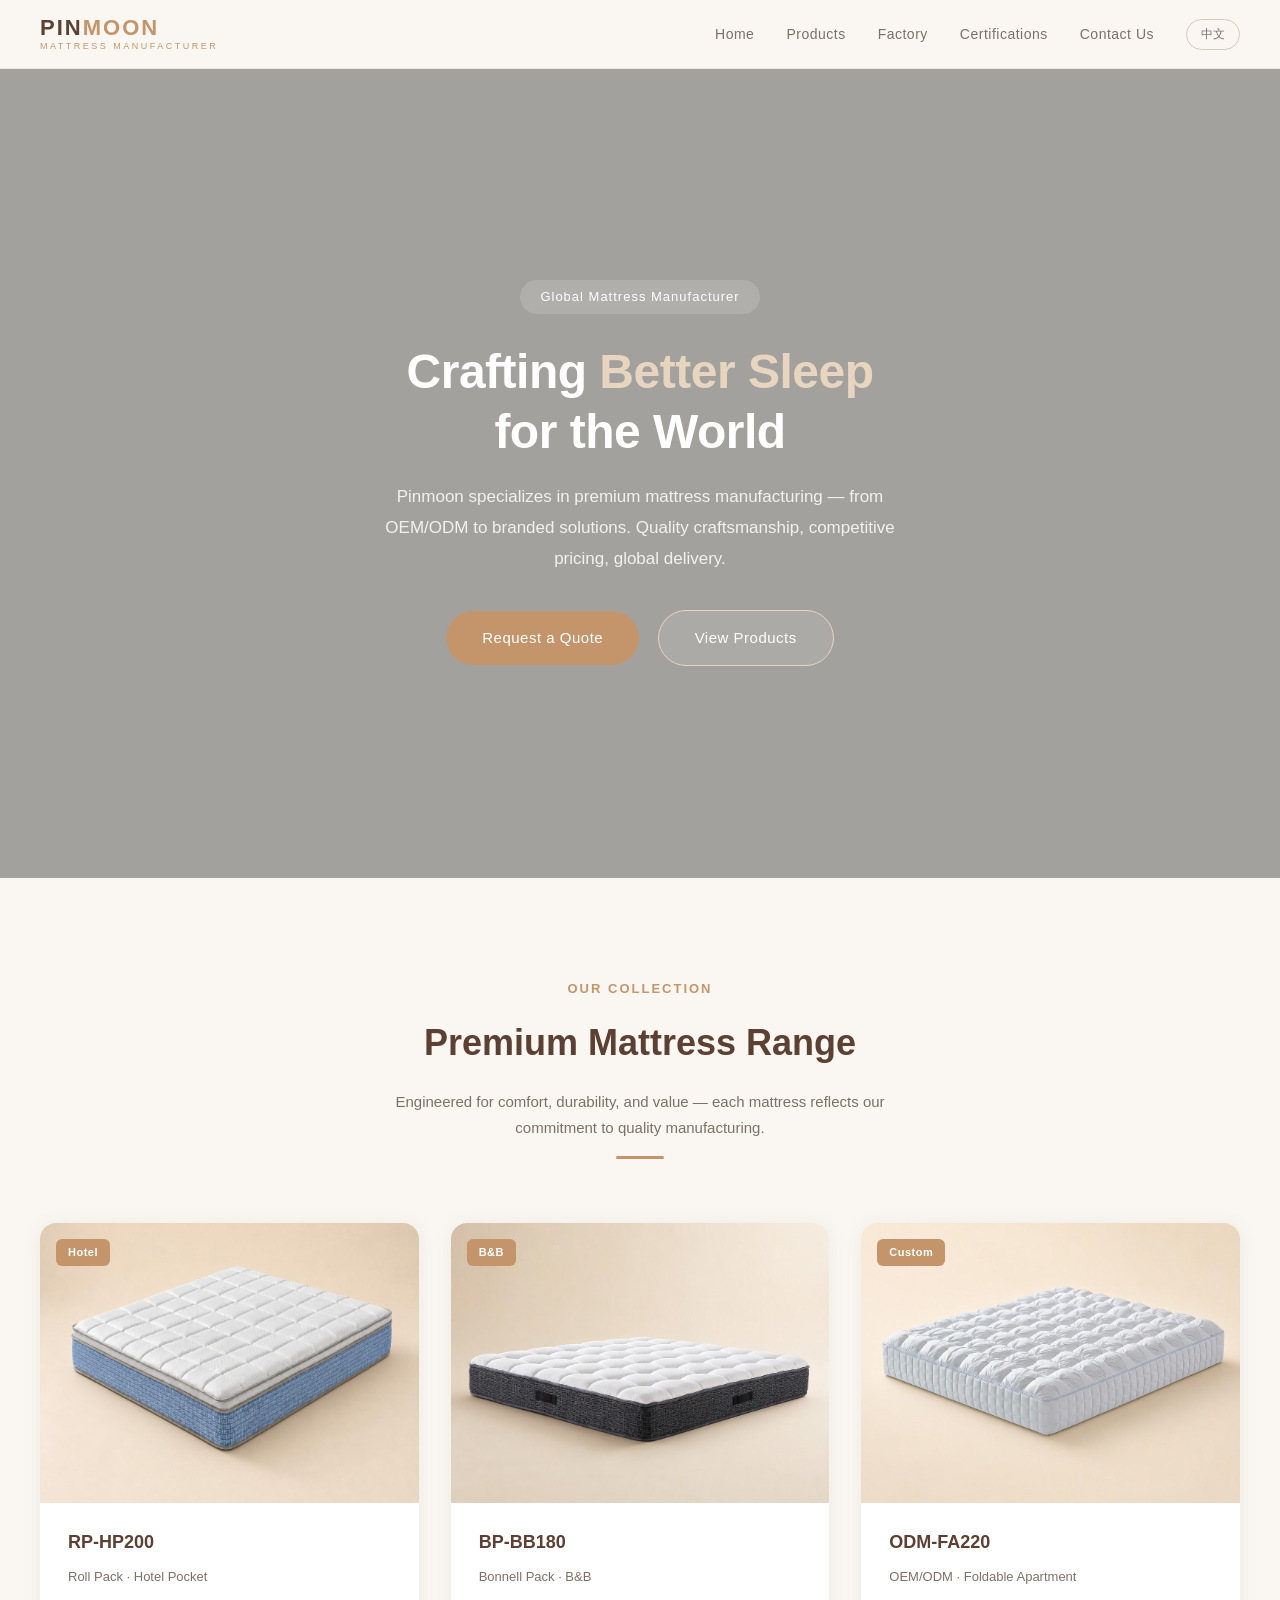
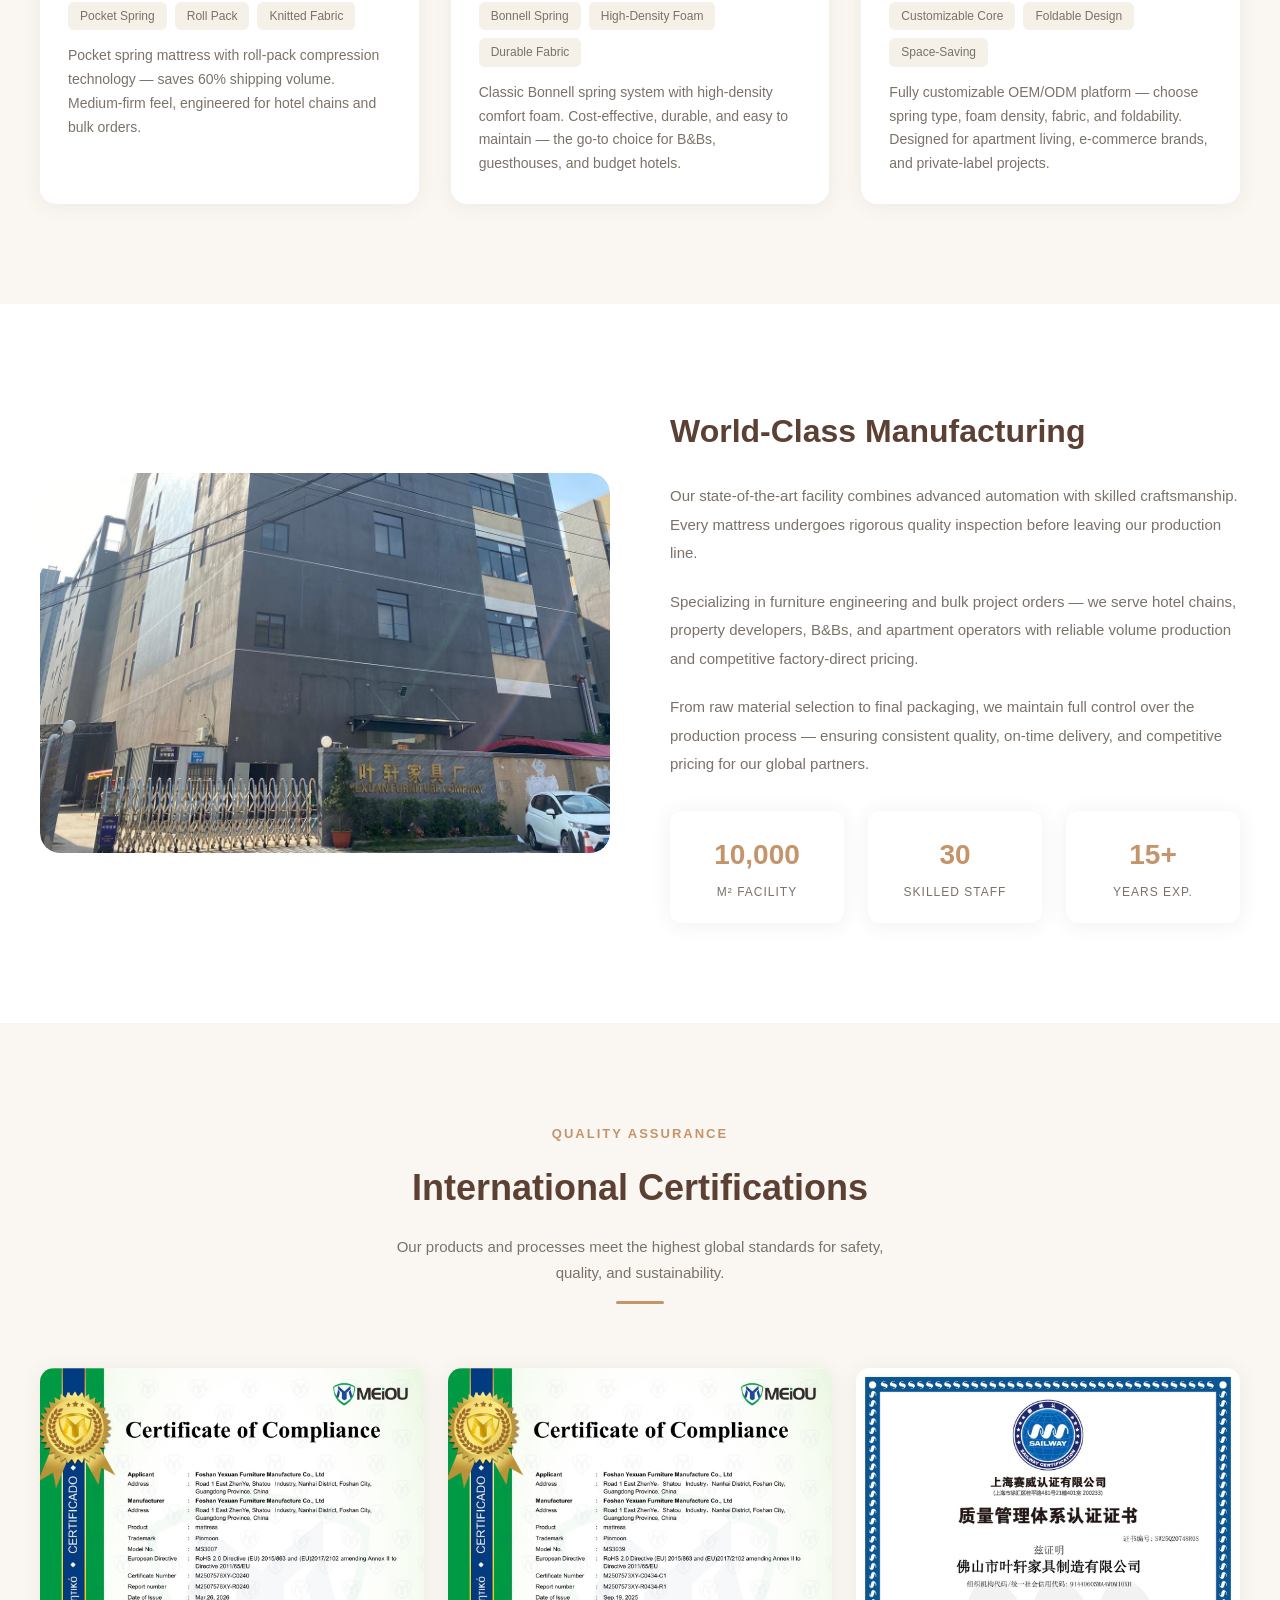
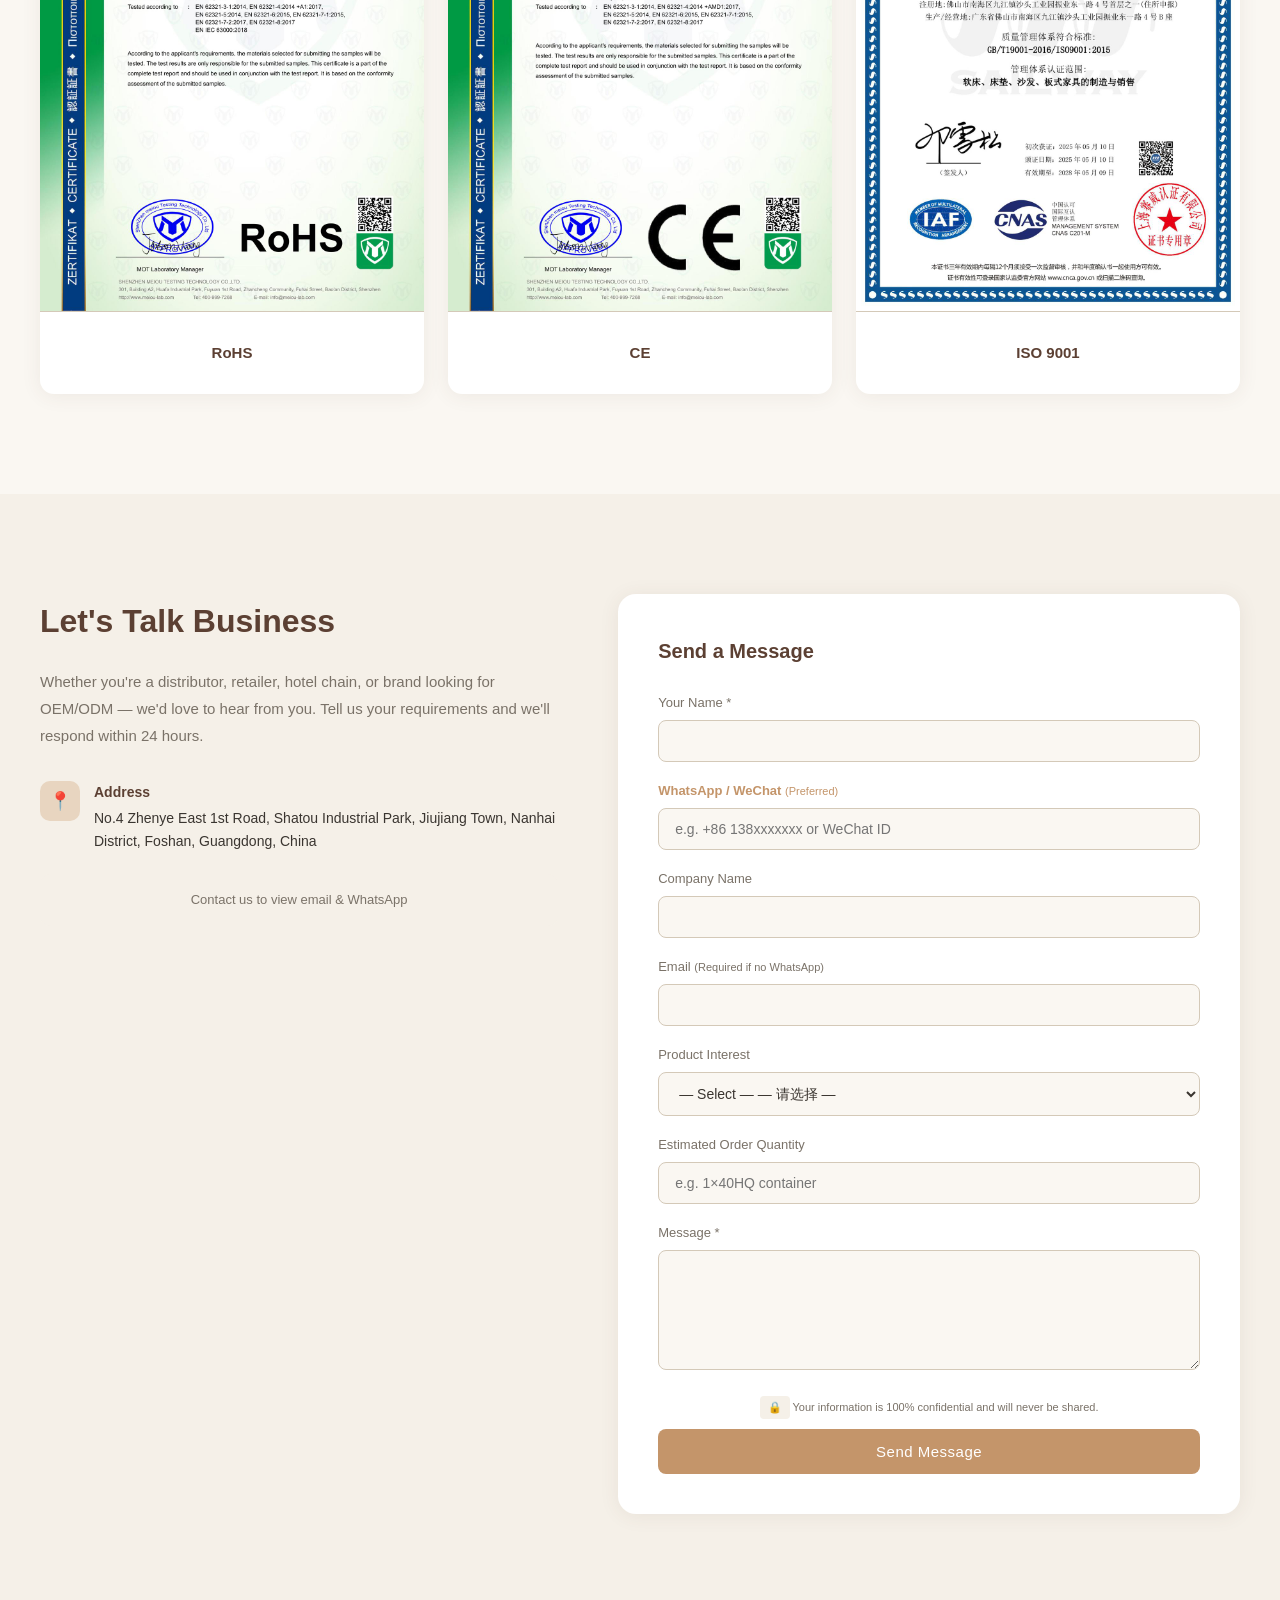
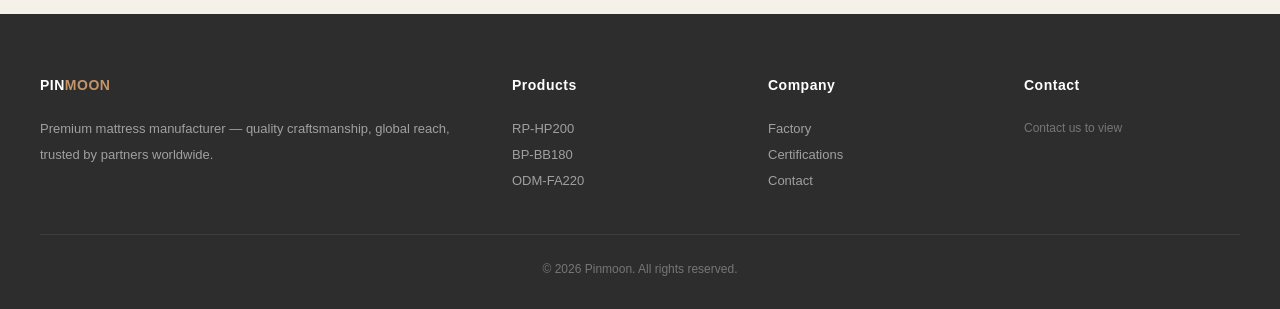
<file: index.html>
<!DOCTYPE html>
<html lang="zh-CN">
<head>
    <meta charset="UTF-8">
    <meta name="viewport" content="width=device-width, initial-scale=1.0">
    <title>Pinmoon Mattress Manufacturer | Custom Hotel B&B OEM Bulk Mattress Factory China</title>
    <meta name="description" content="Pinmoon is a Foshan mattress manufacturer specializing in custom OEM/ODM mattresses for hotels, B&Bs, dormitories, villa complexes. Pocket spring, Bonnell spring, foldable mattress. CE RoHS ISO 9001 certified. Bulk orders, factory pricing.">
    <meta name="keywords" content="mattress manufacturer, custom mattress, hotel mattress supplier, bulk mattress, OEM mattress, B&B mattress, pocket spring mattress, bonnell spring mattress, foldable mattress, China mattress factory, wholesale mattress, dormitory mattress, villa mattress, 床垫工厂, 酒店床垫定制, 民宿床垫批发, 床垫OEM">
    <meta name="robots" content="index, follow">
    <link rel="canonical" href="https://www.pinmoonmattress.com/">
    <link rel="alternate" hreflang="en" href="https://www.pinmoonmattress.com/">
    <link rel="alternate" hreflang="zh" href="https://www.pinmoonmattress.com/">

    <!-- Open Graph / Social -->
    <meta property="og:title" content="Pinmoon Mattress Manufacturer | Custom Hotel B&B Bulk OEM Mattress Factory">
    <meta property="og:description" content="Foshan-based mattress factory. Custom OEM/ODM for hotels, B&Bs, schools, villas. CE RoHS ISO 9001 certified. Factory-direct bulk pricing.">
    <meta property="og:type" content="website">
    <meta property="og:url" content="https://www.pinmoonmattress.com/">
    <meta property="og:image" content="https://www.pinmoonmattress.com/pinmoon-mattress-factory-foshan-china.jpg">
    <meta property="og:site_name" content="Pinmoon Mattress">
    <meta property="og:locale" content="zh_CN">
    <meta name="twitter:card" content="summary_large_image">
    <meta name="twitter:title" content="Pinmoon Mattress Manufacturer | Custom Hotel B&B Bulk OEM">
    <meta name="twitter:description" content="Custom OEM/ODM mattresses for hotels, B&Bs, schools, villas. CE RoHS ISO 9001 certified.">
    <meta name="twitter:image" content="https://www.pinmoonmattress.com/pinmoon-mattress-factory-foshan-china.jpg">

    <!-- JSON-LD Structured Data -->
    <script type="application/ld+json">
    {
        "@context": "https://schema.org",
        "@type": "Organization",
        "name": "Pinmoon Mattress",
        "alternateName": "Foshan Yexuan Furniture Manufacture Co., Ltd",
        "url": "https://www.pinmoonmattress.com/",
        "logo": "https://www.pinmoonmattress.com/pinmoon-mattress-factory-foshan-china.jpg",
        "description": "Foshan-based mattress manufacturer specializing in custom OEM/ODM mattresses for hotels, B&Bs, schools, and villa complexes. CE, RoHS, ISO 9001 certified.",
        "address": {
            "@type": "PostalAddress",
            "streetAddress": "No.4 Zhenye East 1st Road, Shatou Industrial Park, Jiujiang Town",
            "addressLocality": "Foshan",
            "addressRegion": "Guangdong",
            "addressCountry": "CN"
        },
        "contactPoint": {
            "@type": "ContactPoint",
            "contactType": "Sales",
            "email": "sodumoto@gmail.com",
            "telephone": "+86-13088813138",
            "availableLanguage": ["English", "Chinese"]
        },
        "hasCertification": [
            {"@type": "Certification", "name": "RoHS", "identifier": "M2507578XY-C0240"},
            {"@type": "Certification", "name": "CE", "identifier": "M2507573XY-C0434-C1"},
            {"@type": "Certification", "name": "ISO 9001"}
        ]
    }
    </script>
    <script type="application/ld+json">
    {
        "@context": "https://schema.org",
        "@type": "LocalBusiness",
        "name": "Pinmoon Mattress Factory",
        "image": "https://www.pinmoonmattress.com/pinmoon-mattress-factory-foshan-china.jpg",
        "address": {
            "@type": "PostalAddress",
            "streetAddress": "No.4 Zhenye East 1st Road, Shatou Industrial Park, Jiujiang Town, Nanhai District",
            "addressLocality": "Foshan",
            "addressRegion": "Guangdong",
            "addressCountry": "CN",
            "postalCode": "528203"
        },
        "geo": {
            "@type": "GeoCoordinates",
            "latitude": 22.85,
            "longitude": 112.98
        },
        "openingHoursSpecification": {
            "@type": "OpeningHoursSpecification",
            "dayOfWeek": ["Monday", "Tuesday", "Wednesday", "Thursday", "Friday"],
            "opens": "08:00",
            "closes": "18:00"
        }
    }
    </script>
    <script type="application/ld+json">
    {
        "@context": "https://schema.org",
        "@type": "ItemList",
        "itemListElement": [
            {
                "@type": "ListItem",
                "position": 1,
                "item": {
                    "@type": "Product",
                    "name": "RP-HP200 Roll Pack Hotel Pocket Spring Mattress",
                    "description": "Pocket spring hotel mattress with roll-pack compression. 60% shipping volume saving. CE RoHS certified.",
                    "category": "Hotel Mattress"
                }
            },
            {
                "@type": "ListItem",
                "position": 2,
                "item": {
                    "@type": "Product",
                    "name": "BP-BB180 Bonnell Spring B&B Guesthouse Mattress",
                    "description": "Classic Bonnell spring mattress for B&Bs and guesthouses. Cost-effective, durable, easy maintenance.",
                    "category": "B&B Mattress"
                }
            },
            {
                "@type": "ListItem",
                "position": 3,
                "item": {
                    "@type": "Product",
                    "name": "ODM-FA220 OEM ODM Foldable Apartment Custom Mattress",
                    "description": "Fully customizable OEM/ODM mattress platform. Choose spring type, foam, fabric, foldability. For apartments, e-commerce, private label.",
                    "category": "Custom Mattress OEM"
                }
            }
        ]
    }
    </script>
    <style>
        :root {
            --cream: #F5F0E8;
            --warm-white: #FAF7F2;
            --sand: #D4C9B8;
            --brown: #8B7355;
            --dark-brown: #5C4033;
            --charcoal: #2D2D2D;
            --accent: #C4956A;
            --accent-light: #E8D5C0;
            --green: #7A9A7E;
            --text: #3A3530;
            --text-light: #7A7268;
            --shadow: 0 2px 20px rgba(92,64,51,0.08);
        }

        * { margin: 0; padding: 0; box-sizing: border-box; }

        html { scroll-behavior: smooth; }

        body {
            font-family: -apple-system, BlinkMacSystemFont, 'Segoe UI', 'Noto Sans SC', 'PingFang SC', sans-serif;
            background: var(--warm-white);
            color: var(--text);
            line-height: 1.7;
            -webkit-font-smoothing: antialiased;
        }

        /* Language */
        body.en .zh { display: none; }
        body.zh .en { display: none; }
        body:not(.en):not(.zh) .zh { display: initial; }
        body:not(.en):not(.zh) .en { display: none; }

        /* Navigation */
        nav {
            position: fixed;
            top: 0;
            width: 100%;
            background: rgba(250,247,242,0.92);
            backdrop-filter: blur(12px);
            z-index: 1000;
            border-bottom: 1px solid rgba(139,115,85,0.12);
            padding: 0 40px;
        }
        .nav-inner {
            max-width: 1200px;
            margin: 0 auto;
            display: flex;
            align-items: center;
            justify-content: space-between;
            height: 68px;
        }
        .logo {
            text-decoration: none;
            line-height: 1.1;
        }
        .logo-text {
            font-size: 22px;
            font-weight: 600;
            color: var(--dark-brown);
            letter-spacing: 2px;
        }
        .logo-text span { color: var(--accent); }
        .logo-tagline {
            display: block;
            font-size: 9px;
            color: var(--accent);
            letter-spacing: 2.5px;
            text-transform: uppercase;
            margin-top: 1px;
        }
        .nav-links {
            display: flex;
            align-items: center;
            gap: 32px;
            list-style: none;
        }
        .nav-links a {
            text-decoration: none;
            color: var(--text-light);
            font-size: 14px;
            font-weight: 500;
            transition: color 0.2s;
            letter-spacing: 0.5px;
        }
        .nav-links a:hover { color: var(--accent); }
        .lang-switch {
            background: none;
            border: 1px solid var(--sand);
            color: var(--text-light);
            padding: 6px 14px;
            border-radius: 20px;
            cursor: pointer;
            font-size: 12px;
            transition: all 0.2s;
            font-family: inherit;
        }
        .lang-switch:hover {
            border-color: var(--accent);
            color: var(--accent);
        }
        .mobile-toggle {
            display: none;
            background: none;
            border: none;
            font-size: 24px;
            color: var(--dark-brown);
            cursor: pointer;
        }

        /* Hero */
        .hero {
            margin-top: 68px;
            min-height: 90vh;
            display: flex;
            align-items: center;
            justify-content: center;
            background: url('https://sc02.alicdn.com/kf/A835a7edf7c0d4e38baa8d02642623869u.png') center/cover no-repeat;
            position: relative;
            overflow: hidden;
            text-align: center;
            padding: 60px 40px;
        }
        .hero::before {
            content: '';
            position: absolute;
            inset: 0;
            background: rgba(0,0,0,0.35);
            z-index: 0;
        }
        .hero-content { position: relative; z-index: 1; max-width: 700px; }
        .hero-tag {
            display: inline-block;
            background: rgba(255,255,255,0.15);
            backdrop-filter: blur(4px);
            color: #fff;
            padding: 6px 20px;
            border-radius: 20px;
            font-size: 13px;
            font-weight: 500;
            margin-bottom: 28px;
            letter-spacing: 1px;
        }
        .hero h1 {
            font-size: 48px;
            font-weight: 600;
            color: #fff;
            margin-bottom: 20px;
            line-height: 1.25;
            letter-spacing: -0.5px;
        }
        .hero h1 .accent { color: var(--accent-light); }
        .hero p {
            font-size: 17px;
            color: rgba(255,255,255,0.85);
            max-width: 520px;
            margin: 0 auto 36px;
            line-height: 1.8;
        }
        .btn {
            display: inline-block;
            padding: 14px 36px;
            border-radius: 30px;
            font-size: 15px;
            font-weight: 500;
            text-decoration: none;
            transition: all 0.25s;
            cursor: pointer;
            border: none;
            letter-spacing: 0.5px;
            font-family: inherit;
        }
        .btn-primary {
            background: var(--accent);
            color: #fff;
        }
        .btn-primary:hover {
            background: var(--dark-brown);
            transform: translateY(-1px);
            box-shadow: 0 8px 24px rgba(92,64,51,0.2);
        }
        .btn-outline {
            border: 1.5px solid var(--accent-light);
            color: #fff;
            background: rgba(255,255,255,0.1);
            backdrop-filter: blur(4px);
            margin-left: 14px;
        }
        .btn-outline:hover {
            background: #fff;
            color: var(--dark-brown);
            border-color: #fff;
        }

        /* Sections */
        section {
            padding: 100px 40px;
        }
        .section-inner {
            max-width: 1200px;
            margin: 0 auto;
        }
        .section-header {
            text-align: center;
            margin-bottom: 64px;
        }
        .section-tag {
            font-size: 13px;
            text-transform: uppercase;
            letter-spacing: 2px;
            color: var(--accent);
            margin-bottom: 12px;
            font-weight: 600;
        }
        .section-header h2 {
            font-size: 36px;
            font-weight: 600;
            color: var(--dark-brown);
            margin-bottom: 16px;
        }
        .section-header p {
            color: var(--text-light);
            max-width: 500px;
            margin: 0 auto;
            font-size: 15px;
        }
        .section-divider {
            width: 48px;
            height: 3px;
            background: var(--accent);
            margin: 16px auto 0;
            border-radius: 2px;
        }

        /* Products */
        .products-grid {
            display: grid;
            grid-template-columns: repeat(auto-fit, minmax(340px, 1fr));
            gap: 32px;
        }
        .product-card {
            background: #fff;
            border-radius: 16px;
            overflow: hidden;
            box-shadow: var(--shadow);
            transition: transform 0.3s, box-shadow 0.3s;
        }
        .product-card:hover {
            transform: translateY(-4px);
            box-shadow: 0 12px 36px rgba(92,64,51,0.1);
        }
        .product-img {
            width: 100%;
            height: 280px;
            background: linear-gradient(135deg, var(--cream), var(--accent-light));
            display: flex;
            align-items: center;
            justify-content: center;
            position: relative;
            overflow: hidden;
        }
        .product-img .placeholder {
            color: var(--accent);
            font-size: 64px;
            opacity: 0.3;
        }
        .product-img .label {
            position: absolute;
            top: 16px;
            left: 16px;
            background: var(--accent);
            color: #fff;
            padding: 4px 12px;
            border-radius: 6px;
            font-size: 11px;
            font-weight: 600;
            letter-spacing: 0.5px;
        }
        .product-body { padding: 24px 28px 28px; }
        .product-body h3 {
            font-size: 18px;
            color: var(--dark-brown);
            margin-bottom: 8px;
            font-weight: 600;
        }
        .product-body .specs {
            display: flex;
            flex-wrap: wrap;
            gap: 8px;
            margin: 14px 0;
        }
        .product-body .specs span {
            background: var(--cream);
            color: var(--text-light);
            padding: 4px 12px;
            border-radius: 6px;
            font-size: 12px;
        }
        .product-body p {
            color: var(--text-light);
            font-size: 14px;
            line-height: 1.7;
        }

        /* Factory */
        .factory-layout {
            display: grid;
            grid-template-columns: 1fr 1fr;
            gap: 60px;
            align-items: center;
        }
        .factory-image {
            border-radius: 20px;
            overflow: hidden;
        }
        .factory-image .placeholder {
            color: var(--accent);
            font-size: 72px;
            opacity: 0.25;
        }
        .factory-content h2 {
            font-size: 32px;
            color: var(--dark-brown);
            margin-bottom: 24px;
            font-weight: 600;
        }
        .factory-content p {
            color: var(--text-light);
            margin-bottom: 20px;
            font-size: 15px;
            line-height: 1.9;
        }
        .factory-stats {
            display: grid;
            grid-template-columns: repeat(3, 1fr);
            gap: 24px;
            margin-top: 32px;
        }
        .factory-stat {
            text-align: center;
            padding: 20px 12px;
            background: #fff;
            border-radius: 12px;
            box-shadow: var(--shadow);
        }
        .factory-stat .number {
            font-size: 28px;
            font-weight: 700;
            color: var(--accent);
        }
        .factory-stat .label {
            font-size: 12px;
            color: var(--text-light);
            margin-top: 4px;
            text-transform: uppercase;
            letter-spacing: 1px;
        }

        /* Certifications */
        .certs-grid {
            display: grid;
            grid-template-columns: repeat(auto-fit, minmax(280px, 1fr));
            gap: 24px;
        }
        .cert-card {
            background: #fff;
            border-radius: 14px;
            overflow: hidden;
            box-shadow: var(--shadow);
            transition: transform 0.2s;
        }
        .cert-card:hover { transform: translateY(-2px); box-shadow: 0 8px 24px rgba(92,64,51,0.12); }
        .cert-card img {
            width: 100%;
            object-fit: contain;
            border-bottom: 1px solid var(--sand);
        }
        .cert-body {
            padding: 20px 20px 24px;
            text-align: center;
        }
        .cert-body h4 {
            font-size: 15px;
            color: var(--dark-brown);
            margin-bottom: 4px;
            font-weight: 600;
        }
        .cert-body .cert-model {
            font-size: 12px;
            color: var(--accent);
            margin-bottom: 8px;
        }
        .cert-body .cert-date {
            font-size: 11px;
            color: var(--text-light);
        }


        /* Inquiry */
        #inquiry { background: var(--cream); }
        .inquiry-layout {
            display: grid;
            grid-template-columns: 1fr 1.2fr;
            gap: 60px;
            align-items: start;
        }
        .inquiry-info h2 {
            font-size: 32px;
            color: var(--dark-brown);
            margin-bottom: 20px;
            font-weight: 600;
        }
        .inquiry-info p {
            color: var(--text-light);
            font-size: 15px;
            line-height: 1.8;
            margin-bottom: 32px;
        }
        .inquiry-detail {
            display: flex;
            align-items: flex-start;
            gap: 14px;
            margin-bottom: 20px;
        }
        .inquiry-detail .icon {
            width: 40px;
            height: 40px;
            background: var(--accent-light);
            border-radius: 10px;
            display: flex;
            align-items: center;
            justify-content: center;
            font-size: 18px;
            flex-shrink: 0;
        }
        .inquiry-detail .info {
            font-size: 14px;
            color: var(--text);
        }
        .inquiry-detail .info strong {
            display: block;
            color: var(--dark-brown);
            margin-bottom: 2px;
        }
        .inquiry-form {
            background: #fff;
            border-radius: 18px;
            padding: 40px;
            box-shadow: var(--shadow);
        }
        .inquiry-form h3 {
            font-size: 20px;
            color: var(--dark-brown);
            margin-bottom: 24px;
            font-weight: 600;
        }
        .form-group {
            margin-bottom: 18px;
        }
        .form-group label {
            display: block;
            font-size: 13px;
            color: var(--text-light);
            margin-bottom: 6px;
            font-weight: 500;
        }
        .form-group input,
        .form-group textarea,
        .form-group select {
            width: 100%;
            padding: 12px 16px;
            border: 1px solid var(--sand);
            border-radius: 8px;
            font-size: 14px;
            font-family: inherit;
            transition: border-color 0.2s;
            background: var(--warm-white);
            color: var(--text);
        }
        .form-group input:focus,
        .form-group textarea:focus,
        .form-group select:focus {
            outline: none;
            border-color: var(--accent);
        }
        .form-group textarea { min-height: 120px; resize: vertical; }
        .form-submit {
            width: 100%;
            padding: 14px;
            background: var(--accent);
            color: #fff;
            border: none;
            border-radius: 8px;
            font-size: 15px;
            font-weight: 500;
            cursor: pointer;
            transition: all 0.2s;
            letter-spacing: 0.5px;
            font-family: inherit;
        }
        .form-submit:hover { background: var(--dark-brown); }

        /* Footer */
        footer {
            background: var(--charcoal);
            color: rgba(255,255,255,0.65);
            padding: 60px 40px 30px;
        }
        .footer-inner {
            max-width: 1200px;
            margin: 0 auto;
            display: grid;
            grid-template-columns: 2fr 1fr 1fr 1fr;
            gap: 40px;
        }
        .footer-col h4 {
            color: #fff;
            font-size: 14px;
            margin-bottom: 18px;
            font-weight: 600;
            letter-spacing: 0.5px;
        }
        .footer-col p, .footer-col a {
            font-size: 13px;
            line-height: 2;
            color: rgba(255,255,255,0.55);
            text-decoration: none;
            display: block;
        }
        .footer-col a:hover { color: var(--accent); }
        .footer-bottom {
            max-width: 1200px;
            margin: 40px auto 0;
            padding-top: 24px;
            border-top: 1px solid rgba(255,255,255,0.08);
            font-size: 12px;
            text-align: center;
            color: rgba(255,255,255,0.35);
        }

        /* Responsive */
        @media (max-width: 768px) {
            /* --- Navigation --- */
            nav { padding: 0 16px; }
            .nav-inner { height: 56px; }
            .logo-text { font-size: 18px; }
            .logo-tagline { font-size: 9px; }
            .nav-links { display: none; }
            .nav-links.open {
                display: flex;
                flex-direction: column;
                position: absolute;
                top: 56px;
                left: 0;
                width: 100%;
                background: rgba(250,247,242,0.98);
                padding: 20px 20px 28px;
                gap: 16px;
                border-bottom: 1px solid var(--sand);
            }
            .nav-links.open a { font-size: 15px; padding: 6px 0; }
            .nav-links.open .lang-switch { align-self: flex-start; margin-top: 4px; }
            .mobile-toggle { display: block; font-size: 22px; }

            /* --- Hero --- */
            .hero {
                margin-top: 56px;
                min-height: 80vh;
                padding: 48px 20px 60px;
            }
            .hero h1 { font-size: 26px; line-height: 1.3; }
            .hero p { font-size: 14px; max-width: 100%; margin-bottom: 28px; }
            .hero-tag { font-size: 11px; padding: 5px 16px; margin-bottom: 20px; }
            .hero .btn { display: block; width: 100%; text-align: center; box-sizing: border-box; }
            .hero .btn + .btn { margin-top: 10px; }
            .btn { padding: 13px 28px; font-size: 14px; }
            .btn-outline { margin-left: 0; }

            /* --- Sections --- */
            section { padding: 48px 16px; }
            .section-header { margin-bottom: 36px; }
            .section-header h2 { font-size: 22px; }
            .section-header p { font-size: 13px; max-width: 100%; }
            .section-tag { font-size: 11px; letter-spacing: 1.5px; }

            /* --- Products --- */
            .products-grid {
                grid-template-columns: 1fr;
                gap: 20px;
            }
            .product-img { height: 220px; }
            .product-body { padding: 18px 20px 22px; }
            .product-body h3 { font-size: 16px; }
            .product-body .specs span { font-size: 11px; padding: 3px 10px; }
            .product-body p { font-size: 13px; }
            .product-card .subtitle { font-size: 12px !important; }

            /* --- Factory --- */
            .factory-layout { grid-template-columns: 1fr; gap: 24px; }
            .factory-image { height: auto; }
            .factory-image img { height: 220px; object-fit: cover; object-position: bottom; }
            .factory-content h2 { font-size: 22px; margin-bottom: 16px; }
            .factory-content p { font-size: 13px; line-height: 1.8; margin-bottom: 14px; }
            .factory-stats { grid-template-columns: repeat(3, 1fr); gap: 8px; margin-top: 20px; }
            .factory-stat { padding: 14px 8px; }
            .factory-stat .number { font-size: 22px; }
            .factory-stat .label { font-size: 10px; }

            /* --- Certifications --- */
            .certs-grid {
                grid-template-columns: 1fr;
                gap: 16px;
            }
            .cert-body { padding: 14px 16px 18px; }
            .cert-body h4 { font-size: 14px; }

            /* --- Inquiry --- */
            .inquiry-layout { grid-template-columns: 1fr; gap: 24px; }
            .inquiry-info h2 { font-size: 22px; margin-bottom: 14px; }
            .inquiry-info p { font-size: 13px; margin-bottom: 20px; }
            .inquiry-detail { gap: 10px; margin-bottom: 14px; }
            .inquiry-detail .icon { width: 34px; height: 34px; font-size: 15px; }
            .inquiry-detail .info { font-size: 12px; }
            .inquiry-form { padding: 24px 18px; border-radius: 14px; }
            .inquiry-form h3 { font-size: 17px; margin-bottom: 18px; }
            .form-group { margin-bottom: 14px; }
            .form-group label { font-size: 12px; }
            .form-group input,
            .form-group textarea,
            .form-group select { padding: 10px 14px; font-size: 13px; }
            .form-submit { font-size: 14px; padding: 13px; }

            /* --- Footer --- */
            footer { padding: 40px 16px 24px; }
            .footer-inner { grid-template-columns: 1fr 1fr; gap: 24px 16px; }
            .footer-col h4 { font-size: 12px; margin-bottom: 12px; }
            .footer-col p, .footer-col a { font-size: 11px; }
            .footer-bottom { font-size: 11px; margin-top: 28px; padding-top: 18px; }
        }
        @media (max-width: 480px) {
            .hero h1 { font-size: 22px; }
            .hero p { font-size: 13px; }
            .products-grid { gap: 16px; }
            .product-img { height: 200px; }
            .factory-image img { height: 180px; }
            .footer-inner { grid-template-columns: 1fr; gap: 20px; }
            .certs-grid { gap: 14px; }
        }
    </style>
<script type="application/ld+json">
{
  "@context":"https://schema.org",
  "@type":"FAQPage",
  "mainEntity":[
    {"@type":"Question","name":"What is the minimum order quantity for Pinmoon mattresses?","acceptedAnswer":{"@type":"Answer","text":"Pinmoon is a B2B mattress manufacturer. We accept bulk orders starting from one 20ft container. Custom OEM/ODM projects are welcome with flexible MOQ depending on specifications."}},
    {"@type":"Question","name":"What certifications does Pinmoon mattress factory have?","acceptedAnswer":{"@type":"Answer","text":"Our Foshan mattress factory is CE, RoHS, and ISO 9001 certified. All materials and finished products meet EU safety and environmental standards."}},
    {"@type":"Question","name":"Can Pinmoon customize mattress specifications for my brand?","acceptedAnswer":{"@type":"Answer","text":"Yes, we offer full OEM/ODM customization. You can choose spring type, foam density, fabric, firmness level, color, and packaging. Private label and white label options available."}}
  ]
}
</script>
<script type="application/ld+json">{"@context":"https://schema.org","@type":"BreadcrumbList","itemListElement":[{"@type":"ListItem","position":1,"name":"Home","item":"https://www.pinmoonmattress.com/"}]}</script>
</head>
<body class="en">

<!-- Navigation -->
<nav>
    <div class="nav-inner">
        <a href="index.html" class="logo"><span class="logo-text">PIN<span>MOON</span></span><span class="logo-tagline en">Mattress Manufacturer</span><span class="logo-tagline zh">床垫生产厂家</span></a>
        <ul class="nav-links" id="navLinks">
            <li><a href="index.html"><span class="en">Home</span><span class="zh">首页</span></a></li>
            <li><a href="products.html"><span class="en">Products</span><span class="zh">产品</span></a></li>
            <li><a href="factory.html"><span class="en">Factory</span><span class="zh">工厂</span></a></li>
            <li><a href="certifications.html"><span class="en">Certifications</span><span class="zh">资质</span></a></li>
            <li><a href="contact.html"><span class="en">Contact Us</span><span class="zh">联系我们</span></a></li>
            <li><button class="lang-switch" id="langToggle" onclick="toggleLang()">中文</button></li>
        </ul>
        <button class="mobile-toggle" onclick="toggleMenu()">&#9776;</button>
    </div>
</nav>

<!-- Hero -->
<section class="hero">
    <div class="hero-content">
        <div class="hero-tag">
            <span class="en">Global Mattress Manufacturer</span>
            <span class="zh">全球床垫制造商</span>
        </div>
        <h1>
            <span class="en">Crafting <span class="accent">Better Sleep</span><br>for the World</span>
            <span class="zh">为全球打造<span class="accent">更好的睡眠</span></span>
        </h1>
        <p>
            <span class="en">Pinmoon specializes in premium mattress manufacturing — from OEM/ODM to branded solutions. Quality craftsmanship, competitive pricing, global delivery.</span>
            <span class="zh">Pinmoon 专注高品质床垫制造——从 OEM/ODM 到品牌定制，匠心工艺，竞争力价格，全球交付。</span>
        </p>
        <div>
            <a href="contact.html" class="btn btn-primary">
                <span class="en">Request a Quote</span>
                <span class="zh">获取报价</span>
            </a>
            <a href="products.html" class="btn btn-outline">
                <span class="en">View Products</span>
                <span class="zh">查看产品</span>
            </a>
        </div>
    </div>
</section>

<!-- Products -->
<section id="products">
    <div class="section-inner">
        <div class="section-header">
            <div class="section-tag">
                <span class="en">Our Collection</span>
                <span class="zh">产品系列</span>
            </div>
            <h2>
                <span class="en">Premium Mattress Range</span>
                <span class="zh">高端床垫系列</span>
            </h2>
            <p>
                <span class="en">Engineered for comfort, durability, and value — each mattress reflects our commitment to quality manufacturing.</span>
                <span class="zh">每一张床垫都凝结了我们对舒适、耐用与品质的承诺。</span>
            </p>
            <div class="section-divider"></div>
        </div>
        <div class="products-grid">
            <div class="product-card">
                <div class="product-img" style="background:transparent;">
                    <img src="hotel-pocket-spring-mattress-roll-pack.jpg" alt="RP-HP200 hotel pocket spring mattress OEM bulk manufacturer China" style="width:100%;height:100%;object-fit:cover;">
                    <span class="label">
                        <span class="en">Hotel</span>
                        <span class="zh">酒店</span>
                    </span>
                </div>
                <div class="product-body">
                    <h3>RP-HP200</h3>
                    <div class="subtitle" style="font-size:13px;color:var(--text-light);margin-bottom:10px;">Roll Pack · Hotel Pocket</div>
                    <div class="specs">
                        <span>Pocket Spring</span>
                        <span>Roll Pack</span>
                        <span>Knitted Fabric</span>
                    </div>
                    <p>
                        <span class="en">Pocket spring mattress with roll-pack compression technology — saves 60% shipping volume. Medium-firm feel, engineered for hotel chains and bulk orders.</span>
                        <span class="zh">口袋弹簧+卷包压缩技术，节省60%运输体积。适中偏硬睡感，专为酒店集团和大宗订单设计。</span>
                    </p>
                </div>
            </div>
            <div class="product-card">
                <div class="product-img" style="background:transparent;">
                    <img src="bonnell-spring-mattress-bb-wholesale.jpg" alt="BP-BB180 bonnell spring B&B dormitory mattress wholesale Foshan factory" style="width:100%;height:100%;object-fit:cover;">
                    <span class="label">
                        <span class="en">B&B</span>
                        <span class="zh">民宿</span>
                    </span>
                </div>
                <div class="product-body">
                    <h3>BP-BB180</h3>
                    <div class="subtitle" style="font-size:13px;color:var(--text-light);margin-bottom:10px;">Bonnell Pack · B&amp;B</div>
                    <div class="specs">
                        <span>Bonnell Spring</span>
                        <span>High-Density Foam</span>
                        <span>Durable Fabric</span>
                    </div>
                    <p>
                        <span class="en">Classic Bonnell spring system with high-density comfort foam. Cost-effective, durable, and easy to maintain — the go-to choice for B&amp;Bs, guesthouses, and budget hotels.</span>
                        <span class="zh">经典整网弹簧+高密度舒适海绵，性价比高、耐用易维护——民宿、旅馆、经济型酒店首选。</span>
                    </p>
                </div>
            </div>
            <div class="product-card">
                <div class="product-img" style="background:transparent;">
                    <img src="odm-custom-foldable-mattress-oem.jpg" alt="ODM-FA220 custom OEM foldable apartment mattress private label manufacturer" style="width:100%;height:100%;object-fit:cover;">
                    <span class="label">
                        <span class="en">Custom</span>
                        <span class="zh">定制</span>
                    </span>
                </div>
                <div class="product-body">
                    <h3>ODM-FA220</h3>
                    <div class="subtitle" style="font-size:13px;color:var(--text-light);margin-bottom:10px;">OEM/ODM · Foldable Apartment</div>
                    <div class="specs">
                        <span>Customizable Core</span>
                        <span>Foldable Design</span>
                        <span>Space-Saving</span>
                    </div>
                    <p>
                        <span class="en">Fully customizable OEM/ODM platform — choose spring type, foam density, fabric, and foldability. Designed for apartment living, e-commerce brands, and private-label projects.</span>
                        <span class="zh">全定制 OEM/ODM 平台——自由选择弹簧类型、海绵密度、面料和折叠方式。专为公寓生活、电商品牌和白牌项目设计。</span>
                    </p>
                </div>
            </div>
        </div>
    </div>
</section>

<!-- Factory -->
<section id="factory" style="background:#fff;">
    <div class="section-inner">
        <div class="factory-layout">
            <div class="factory-image">
                <img src="pinmoon-mattress-factory-foshan-china.jpg" alt="Pinmoon Foshan mattress factory manufacturer OEM bulk orders CE RoHS ISO 9001" style="width:100%;height:380px;object-fit:cover;object-position:bottom;display:block;border-radius:20px;">
            </div>
            <div class="factory-content">
                <h2>
                    <span class="en">World-Class Manufacturing</span>
                    <span class="zh">世界级制造基地</span>
                </h2>
                <p class="en">
                    Our state-of-the-art facility combines advanced automation with skilled craftsmanship. Every mattress undergoes rigorous quality inspection before leaving our production line.
                </p>
                <p class="zh">
                    现代化工厂融合先进自动化与精湛手工技艺。每一张床垫在出厂前都经过严格质检，确保品质如一。
                </p>
                <p class="en">
                    Specializing in furniture engineering and bulk project orders — we serve hotel chains, property developers, B&amp;Bs, and apartment operators with reliable volume production and competitive factory-direct pricing.
                </p>
                <p class="zh">
                    主营家具工程类批量订单——服务酒店连锁、地产开发商、民宿和公寓运营商，稳定量产能力和工厂直供价格。
                </p>
                <p class="en">
                    From raw material selection to final packaging, we maintain full control over the production process — ensuring consistent quality, on-time delivery, and competitive pricing for our global partners.
                </p>
                <p class="zh">
                    从原材料筛选到成品包装，全程品控——为全球合作伙伴保障稳定的品质、准时交付和竞争力价格。
                </p>
                <div class="factory-stats">
                    <div class="factory-stat">
                        <div class="number">10,000</div>
                        <div class="label">m² <span class="en">Facility</span><span class="zh">厂房</span></div>
                    </div>
                    <div class="factory-stat">
                        <div class="number">30</div>
                        <div class="label"><span class="en">Skilled Staff</span><span class="zh">技术工人</span></div>
                    </div>
                    <div class="factory-stat">
                        <div class="number">15+</div>
                        <div class="label"><span class="en">Years Exp.</span><span class="zh">年经验</span></div>
                    </div>
                </div>
            </div>
        </div>
    </div>
</section>

<!-- Certifications -->
<section id="certifications">
    <div class="section-inner">
        <div class="section-header">
            <div class="section-tag">
                <span class="en">Quality Assurance</span>
                <span class="zh">品质保障</span>
            </div>
            <h2>
                <span class="en">International Certifications</span>
                <span class="zh">国际认证资质</span>
            </h2>
            <p>
                <span class="en">Our products and processes meet the highest global standards for safety, quality, and sustainability.</span>
                <span class="zh">我们的产品与生产流程符合全球最高安全、品质和可持续发展标准。</span>
            </p>
            <div class="section-divider"></div>
        </div>
        <div class="certs-grid">
            <div class="cert-card">
                <img src="rohs-cert-mattress-manufacturer.jpg" alt="RoHS certificate Pinmoon mattress manufacturer OEM Foshan factory">
                <div class="cert-body">
                    <h4>RoHS</h4>
                </div>
            </div>
            <div class="cert-card">
                <img src="ce-cert-mattress-manufacturer.jpg" alt="CE certificate Pinmoon mattress manufacturer OEM Foshan factory">
                <div class="cert-body">
                    <h4>CE</h4>
                </div>
            </div>
            <div class="cert-card">
                <img src="iso9001-cert-mattress-factory.jpg" alt="ISO 9001 certificate Pinmoon mattress manufacturer OEM Foshan factory">
                <div class="cert-body">
                    <h4>ISO 9001</h4>
                </div>
            </div>
        </div>
    </div>
</section>

<!-- Inquiry -->
<section id="inquiry">
    <div class="section-inner">
        <div class="inquiry-layout">
            <div class="inquiry-info">
                <h2>
                    <span class="en">Let's Talk Business</span>
                    <span class="zh">我们聊聊合作</span>
                </h2>
                <p>
                    <span class="en">Whether you're a distributor, retailer, hotel chain, or brand looking for OEM/ODM — we'd love to hear from you. Tell us your requirements and we'll respond within 24 hours.</span>
                    <span class="zh">无论您是经销商、零售商、酒店集团，还是寻求 OEM/ODM 的品牌——欢迎联系我们。告知需求，24 小时内回复。</span>
                </p>
                <div class="inquiry-detail">
                    <div class="icon">📍</div>
                    <div class="info">
                        <strong>
                            <span class="en">Address</span>
                            <span class="zh">地址</span>
                        </strong>
                        <span class="en">No.4 Zhenye East 1st Road, Shatou Industrial Park, Jiujiang Town, Nanhai District, Foshan, Guangdong, China</span>
                        <span class="zh">广东省佛山市南海区九江镇沙头工业园振业东一路4号首层之一</span>
                    </div>
                </div>
                <div id="contactLock" style="text-align:center;padding:14px 16px;background:var(--cream);border-radius:10px;margin-top:14px;">
                    <p style="font-size:13px;color:var(--text-light);margin:0;"><span class="en">Contact us to view email & WhatsApp</span><span class="zh">联系我们后显示邮箱与 WhatsApp</span></p>
                </div>
                <div id="contactReveal" style="display:none;">
                    <div class="inquiry-detail">
                        <div class="icon">📧</div>
                        <div class="info">
                            <strong>Email</strong>
                            <span>sodumoto@gmail.com</span>
                        </div>
                    </div>
                    <div class="inquiry-detail">
                        <div class="icon">📞</div>
                        <div class="info">
                            <strong>WhatsApp</strong>
                            <span>+86 13088813138</span>
                        </div>
                    </div>
                </div>
            </div>
            <div class="inquiry-form">
                <h3>
                    <span class="en">Send a Message</span>
                    <span class="zh">发送消息</span>
                </h3>
                <form id="inquiryForm" autocomplete="off">
                    <div style="position:absolute;left:-9999px;" aria-hidden="true">
                        <label><span class="en">Leave empty</span><span class="zh">请留空</span></label>
                        <input type="text" name="website" tabindex="-1" autocomplete="off">
                    </div>
                    <div class="form-group">
                        <label>
                            <span class="en">Your Name *</span>
                            <span class="zh">您的姓名 *</span>
                        </label>
                        <input type="text" name="name" required autocomplete="off" data-lpignore="true">
                    </div>
                    <div class="form-group">
                        <label style="color:var(--accent);font-weight:600;">
                            <span class="en">WhatsApp / WeChat</span>
                            <span class="zh">WhatsApp / 微信</span>
                            <span style="font-size:11px;font-weight:400;"><span class="en"> (Preferred)</span><span class="zh"> (推荐)</span></span>
                        </label>
                        <input type="text" name="whatsapp" placeholder="e.g. +86 138xxxxxxx or WeChat ID" autocomplete="off" data-lpignore="true">
                    </div>
                    <div class="form-group">
                        <label>
                            <span class="en">Company Name</span>
                            <span class="zh">公司名称</span>
                        </label>
                        <input type="text" name="company" autocomplete="off" data-lpignore="true">
                    </div>
                    <div class="form-group">
                        <label>
                            <span class="en">Email</span>
                            <span class="zh">邮箱</span>
                            <span style="font-size:11px;color:var(--text-light);"><span class="en"> (Required if no WhatsApp)</span><span class="zh"> (无微信/WhatsApp则必填)</span></span>
                        </label>
                        <input type="text" name="email" autocomplete="off" data-lpignore="true">
                    </div>
                    <div class="form-group">
                        <label>
                            <span class="en">Product Interest</span>
                            <span class="zh">感兴趣的产品</span>
                        </label>
                        <select name="product" autocomplete="off">
                            <option value="">
                                <span class="en">— Select —</span>
                                <span class="zh">— 请选择 —</span>
                            </option>
                            <option>RP-HP200 (Hotel Pocket)</option>
                            <option>BP-BB180 (Bonnell B&amp;B)</option>
                            <option>ODM-FA220 (Foldable Apartment)</option>
                            <option>
                                <span class="en">Custom OEM/ODM</span>
                                <span class="zh">定制 OEM/ODM</span>
                            </option>
                        </select>
                    </div>
                    <div class="form-group">
                        <label>
                            <span class="en">Estimated Order Quantity</span>
                            <span class="zh">预计订单量</span>
                        </label>
                        <input type="text" name="quantity" placeholder="e.g. 1×40HQ container" autocomplete="off" data-lpignore="true">
                    </div>
                    <div class="form-group">
                        <label>
                            <span class="en">Message *</span>
                            <span class="zh">留言 *</span>
                        </label>
                        <textarea name="message" required autocomplete="off" data-lpignore="true"></textarea>
                    </div>
                    <p style="font-size:11px;color:var(--text-light);text-align:center;margin:6px 0 10px;">
                        <span style="display:inline-block;padding:2px 8px;background:var(--cream);border-radius:4px;">&#128274;</span>
                        <span class="en"> Your information is 100% confidential and will never be shared.</span>
                        <span class="zh"> 您的信息完全保密，不会泄露给第三方。</span>
                    </p>
                    <button type="submit" class="form-submit" id="submitBtn">
                        <span class="en">Send Message</span>
                        <span class="zh">发送消息</span>
                    </button>
                </form>
            </div>
        </div>
    </div>
</section>

<!-- Footer -->
<footer>
    <div class="footer-inner">
        <div class="footer-col">
            <h4>PIN<span style="color:var(--accent);">MOON</span></h4>
            <p>
                <span class="en">Premium mattress manufacturer — quality craftsmanship, global reach, trusted by partners worldwide.</span>
                <span class="zh">高端床垫制造商——匠心品质，全球交付，值得信赖的合作伙伴。</span>
            </p>
        </div>
        <div class="footer-col">
            <h4>
                <span class="en">Products</span>
                <span class="zh">产品</span>
            </h4>
            <a href="products.html">RP-HP200</a>
            <a href="products.html">BP-BB180</a>
            <a href="products.html">ODM-FA220</a>
        </div>
        <div class="footer-col">
            <h4>
                <span class="en">Company</span>
                <span class="zh">公司</span>
            </h4>
            <a href="factory.html"><span class="en">Factory</span><span class="zh">工厂</span></a>
            <a href="certifications.html"><span class="en">Certifications</span><span class="zh">资质</span></a>
            <a href="contact.html"><span class="en">Contact</span><span class="zh">联系</span></a>
        </div>
        <div class="footer-col" id="footerContact">
            <h4>
                <span class="en">Contact</span>
                <span class="zh">联系</span>
            </h4>
            <p style="font-size:12px;color:rgba(255,255,255,0.35);"><span class="en">Contact us to view</span><span class="zh">联系我们后显示</span></p>
        </div>
    </div>
    <div class="footer-bottom">
        &copy; 2026 Pinmoon. <span class="en">All rights reserved.</span><span class="zh">保留所有权利。</span>
    </div>
</footer>

<script>
(function(){
var lang=localStorage.getItem('pinmoon_lang')||'en';
document.body.className=lang;
var btn=document.getElementById('langToggle');
if(btn)btn.textContent=lang==='en'?'中文':'English';
window.toggleLang=function(){lang=lang==='en'?'zh':'en';localStorage.setItem('pinmoon_lang',lang);document.body.className=lang;var b=document.getElementById('langToggle');if(b)b.textContent=lang==='en'?'中文':'English';};
window.toggleMenu=function(){var m=document.getElementById('navLinks');if(m)m.classList.toggle('open');};
var links=document.querySelectorAll('.nav-links a');
for(var i=0;i<links.length;i++)links[i].addEventListener('click',function(){var m=document.getElementById('navLinks');if(m)m.classList.remove('open');});
var form=document.getElementById('inquiryForm');
var formOpened=Date.now();
var lastSubmit=parseInt(localStorage.getItem('pinmoon_last_submit')||'0');
var submitCount=parseInt(localStorage.getItem('pinmoon_submit_count')||'0');
if(form)form.addEventListener('submit',function(e){
e.preventDefault();
var now=Date.now();
var hp=form.querySelector('[name=website]');
if(hp&&hp.value.trim()!==''){alert(lang==='en'?'Invalid submission.':'提交无效。');return;}
if(now-formOpened<3000){alert(lang==='en'?'Please take your time.':'请稍后再提交。');return;}
if(now-lastSubmit<60000){alert(lang==='en'?'Please wait before sending another message.':'请等待后再发送新消息。');return;}
if(submitCount>=5){alert(lang==='en'?'Too many messages. Please email us directly.':'发送次数过多，请直接邮件联系我们。');return;}
var wa=form.querySelector('[name=whatsapp]').value.trim();
var em=form.querySelector('[name=email]').value.trim();
if(!wa&&!em){alert(lang==='en'?'Please fill in WhatsApp/WeChat or Email.':'请填写 WhatsApp/微信 或 邮箱。');return;}
var btn=document.getElementById('submitBtn');
var orig=btn.textContent;
btn.textContent=lang==='en'?'Sending...':'发送中...';
btn.disabled=true;
var data={
name:form.querySelector('[name=name]').value,
whatsapp:form.querySelector('[name=whatsapp]').value,
company:form.querySelector('[name=company]').value,
email:form.querySelector('[name=email]').value,
product:form.querySelector('[name=product]').value,
quantity:form.querySelector('[name=quantity]').value,
message:form.querySelector('[name=message]').value
};
fetch('https://script.google.com/macros/s/AKfycbxJ_AJkGs_tuiQ85NWzCa55wX3G4B89NXhSiup-O_b3mk9lzPVpGb7l2utS2ak6qwOfww/exec',{
method:'POST',
mode:'no-cors',
headers:{'Content-Type':'application/json'},
body:JSON.stringify(data)
}).then(function(){
lastSubmit=Date.now();
submitCount++;
localStorage.setItem('pinmoon_last_submit',lastSubmit);
localStorage.setItem('pinmoon_submit_count',submitCount);
alert(lang==='en'?'Thank you! We will respond within 24 hours.':'感谢！我们将在24小时内回复。');
form.reset();
var lock=document.getElementById('contactLock');
var reveal=document.getElementById('contactReveal');
var footer=document.getElementById('footerContact');
if(lock)lock.style.display='none';
if(reveal)reveal.style.display='block';
if(footer)footer.innerHTML='<h4><span class=\"en\">Contact</span><span class=\"zh\">联系</span></h4><a href=\"mailto:sodumoto@gmail.com\">sodumoto@gmail.com</a><a href=\"https://wa.me/8613088813138\">WhatsApp: +86 13088813138</a>';
}).catch(function(){
alert(lang==='en'?'Sorry, something went wrong. Please email us directly.':'抱歉，发送失败，请直接邮件联系我们。');
}).finally(function(){
btn.textContent=orig;
btn.disabled=false;
});
});
})();
</script>

</body>
</html>
</file>
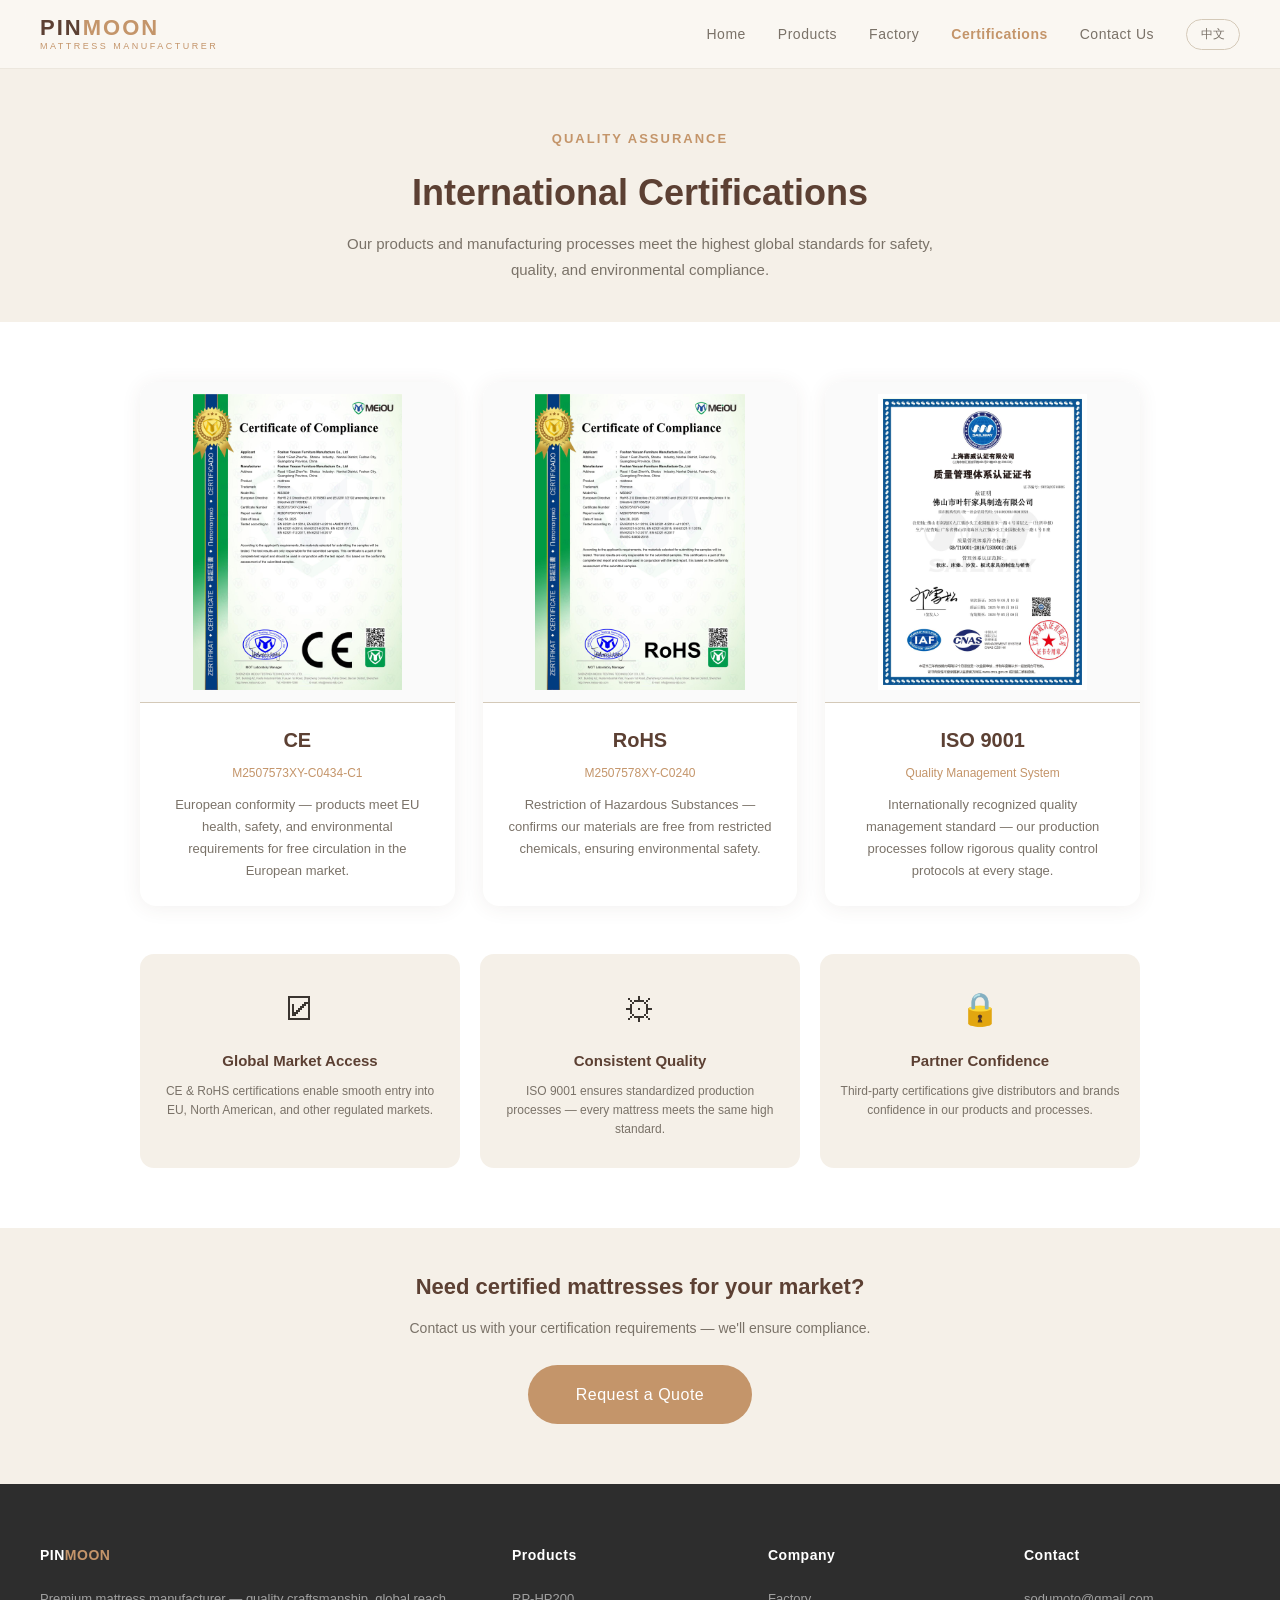
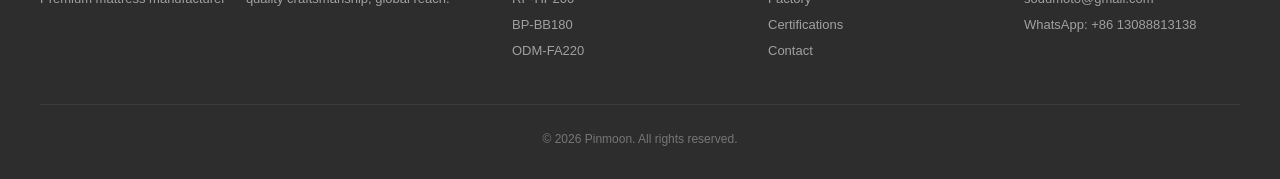
<file: certifications.html>
<!DOCTYPE html>
<html lang="zh-CN">
<head>
<meta charset="UTF-8">
<meta name="viewport" content="width=device-width,initial-scale=1.0">
<title>Certifications | Pinmoon Mattress Manufacturer | CE RoHS ISO 9001</title>
<meta name="description" content="Pinmoon mattress manufacturer certifications: CE, RoHS, ISO 9001. Foshan OEM mattress factory certified for hotel, B&B, dormitory bulk orders.">
<meta name="robots" content="index,follow">
<link rel="canonical" href="https://www.pinmoonmattress.com/certifications">
<link rel="alternate" hreflang="en" href="https://www.pinmoonmattress.com/certifications">
<link rel="alternate" hreflang="zh" href="https://www.pinmoonmattress.com/certifications">
<link rel="stylesheet" href="style.css">
<style>
    .cert-detail-card {
        background: #fff;
        border-radius: 16px;
        overflow: hidden;
        box-shadow: var(--shadow);
        transition: transform 0.2s;
    }
    .cert-detail-card:hover { transform: translateY(-2px); box-shadow: 0 8px 24px rgba(92,64,51,0.12); }
    .cert-detail-card img {
        width: 100%;
        display: block;
        object-fit: contain;
        background: #fafafa;
        padding: 12px;
    }
    .cert-detail-body {
        padding: 20px 24px 24px;
        text-align: center;
        border-top: 1px solid var(--sand);
    }
    .cert-detail-body h3 {
        font-size: 20px;
        color: var(--dark-brown);
        margin-bottom: 6px;
    }
    .cert-detail-body .cert-id {
        font-size: 12px;
        color: var(--accent);
        font-weight: 500;
        margin-bottom: 10px;
    }
    .cert-detail-body p {
        font-size: 13px;
        color: var(--text-light);
        line-height: 1.7;
    }
    .cert-benefits {
        display: grid;
        grid-template-columns: repeat(3, 1fr);
        gap: 20px;
        margin-top: 48px;
    }
    .cert-benefit-item {
        text-align: center;
        padding: 28px 20px;
        background: var(--cream);
        border-radius: 14px;
    }
    .cert-benefit-item .icon {
        font-size: 32px;
        margin-bottom: 12px;
    }
    .cert-benefit-item h4 {
        font-size: 15px;
        color: var(--dark-brown);
        margin-bottom: 8px;
    }
    .cert-benefit-item p {
        font-size: 12px;
        color: var(--text-light);
        line-height: 1.6;
    }
    @media (max-width: 768px) {
        .cert-benefits { grid-template-columns: 1fr; }
    }
</style>
<script type="application/ld+json">{"@context":"https://schema.org","@type":"BreadcrumbList","itemListElement":[{"@type":"ListItem","position":1,"name":"Home","item":"https://www.pinmoonmattress.com/"},{"@type":"ListItem","position":2,"name":"Factory & Certifications","item":"https://www.pinmoonmattress.com/factory"},{"@type":"ListItem","position":3,"name":"Certifications","item":"https://www.pinmoonmattress.com/certifications"}]}</script>
</head>
<body class="en">

<nav>
    <div class="nav-inner">
        <a href="index.html" class="logo"><span class="logo-text">PIN<span>MOON</span></span><span class="logo-tagline en">Mattress Manufacturer</span><span class="logo-tagline zh">床垫生产厂家</span></a>
        <ul class="nav-links" id="navLinks">
            <li><a href="index.html"><span class="en">Home</span><span class="zh">首页</span></a></li>
            <li><a href="products.html"><span class="en">Products</span><span class="zh">产品</span></a></li>
            <li><a href="factory.html"><span class="en">Factory</span><span class="zh">工厂</span></a></li>
            <li><a href="certifications.html" class="active"><span class="en">Certifications</span><span class="zh">资质</span></a></li>
            <li><a href="contact.html"><span class="en">Contact Us</span><span class="zh">联系我们</span></a></li>
            <li><button class="lang-switch" id="langToggle" onclick="toggleLang()">中文</button></li>
        </ul>
        <button class="mobile-toggle" onclick="toggleMenu()">&#9776;</button>
    </div>
</nav>

<!-- Page Header -->
<header class="page-header" style="margin-top:68px;padding:60px 40px 40px;text-align:center;background:var(--cream);">
    <div class="section-tag"><span class="en">Quality Assurance</span><span class="zh">品质保障</span></div>
    <h1><span class="en">International Certifications</span><span class="zh">国际认证资质</span></h1>
    <p><span class="en">Our products and manufacturing processes meet the highest global standards for safety, quality, and environmental compliance.</span><span class="zh">我们的产品与生产流程符合全球最高安全、品质和环保标准。</span></p>
</header>

<!-- Certificate Images -->
<section style="padding:60px 40px;background:#fff;">
    <div class="section-inner" style="max-width:1000px;">
        <div class="certs-grid" style="grid-template-columns: repeat(3, 1fr); gap: 28px;">
            <div class="cert-detail-card">
                <img src="ce-cert-mattress-manufacturer.jpg" alt="CE certificate Pinmoon mattress manufacturer OEM Foshan factory" style="height:320px;">
                <div class="cert-detail-body">
                    <h3>CE</h3>
                    <div class="cert-id">M2507573XY-C0434-C1</div>
                    <p><span class="en">European conformity — products meet EU health, safety, and environmental requirements for free circulation in the European market.</span><span class="zh">欧盟合规认证——产品符合欧盟健康、安全与环保要求，可在欧洲市场自由流通。</span></p>
                </div>
            </div>
            <div class="cert-detail-card">
                <img src="rohs-cert-mattress-manufacturer.jpg" alt="RoHS certificate Pinmoon mattress manufacturer OEM Foshan factory" style="height:320px;">
                <div class="cert-detail-body">
                    <h3>RoHS</h3>
                    <div class="cert-id">M2507578XY-C0240</div>
                    <p><span class="en">Restriction of Hazardous Substances — confirms our materials are free from restricted chemicals, ensuring environmental safety.</span><span class="zh">有害物质限制指令——确认材料不含受限化学物质，确保环保安全。</span></p>
                </div>
            </div>
            <div class="cert-detail-card">
                <img src="iso9001-cert-mattress-factory.jpg" alt="ISO 9001 certificate Pinmoon mattress manufacturer OEM Foshan factory" style="height:320px;">
                <div class="cert-detail-body">
                    <h3>ISO 9001</h3>
                    <div class="cert-id"><span class="en">Quality Management System</span><span class="zh">质量管理体系</span></div>
                    <p><span class="en">Internationally recognized quality management standard — our production processes follow rigorous quality control protocols at every stage.</span><span class="zh">国际公认质量管理标准——生产过程每个阶段均遵循严格的质量控制流程。</span></p>
                </div>
            </div>
        </div>

        <!-- Why It Matters -->
        <div class="cert-benefits">
            <div class="cert-benefit-item">
                <div class="icon">&#9745;</div>
                <h4><span class="en">Global Market Access</span><span class="zh">全球市场准入</span></h4>
                <p><span class="en">CE & RoHS certifications enable smooth entry into EU, North American, and other regulated markets.</span><span class="zh">CE 和 RoHS 认证确保产品顺利进入欧盟、北美等规范市场。</span></p>
            </div>
            <div class="cert-benefit-item">
                <div class="icon">&#9881;</div>
                <h4><span class="en">Consistent Quality</span><span class="zh">品质一致性</span></h4>
                <p><span class="en">ISO 9001 ensures standardized production processes — every mattress meets the same high standard.</span><span class="zh">ISO 9001 确保标准化生产流程——每张床垫达到同样高标准。</span></p>
            </div>
            <div class="cert-benefit-item">
                <div class="icon">&#128274;</div>
                <h4><span class="en">Partner Confidence</span><span class="zh">合作伙伴信赖</span></h4>
                <p><span class="en">Third-party certifications give distributors and brands confidence in our products and processes.</span><span class="zh">第三方认证让经销商和品牌方对我们的产品和流程充满信心。</span></p>
            </div>
        </div>
    </div>
</section>

<!-- CTA -->
<section style="padding:40px 40px 60px;text-align:center;background:var(--cream);">
    <h3 style="font-size:22px;color:var(--dark-brown);margin-bottom:12px;"><span class="en">Need certified mattresses for your market?</span><span class="zh">需要符合认证标准的床垫？</span></h3>
    <p style="color:var(--text-light);margin-bottom:24px;font-size:14px;"><span class="en">Contact us with your certification requirements — we'll ensure compliance.</span><span class="zh">联系我们告知您的认证需求，我们将确保合规。</span></p>
    <a href="contact.html" class="btn btn-primary" style="font-size:16px;padding:16px 48px;"><span class="en">Request a Quote</span><span class="zh">获取报价</span></a>
</section>

<footer>
    <div class="footer-inner">
        <div class="footer-col">
            <h4>PIN<span style="color:var(--accent);">MOON</span></h4>
            <p><span class="en">Premium mattress manufacturer — quality craftsmanship, global reach.</span><span class="zh">高端床垫制造商——匠心品质，全球交付。</span></p>
        </div>
        <div class="footer-col">
            <h4><span class="en">Products</span><span class="zh">产品</span></h4>
            <a href="products.html">RP-HP200</a>
            <a href="products.html">BP-BB180</a>
            <a href="products.html">ODM-FA220</a>
        </div>
        <div class="footer-col">
            <h4><span class="en">Company</span><span class="zh">公司</span></h4>
            <a href="factory.html"><span class="en">Factory</span><span class="zh">工厂</span></a>
            <a href="certifications.html"><span class="en">Certifications</span><span class="zh">资质</span></a>
            <a href="contact.html"><span class="en">Contact</span><span class="zh">联系</span></a>
        </div>
        <div class="footer-col">
            <h4><span class="en">Contact</span><span class="zh">联系</span></h4>
            <a href="mailto:sodumoto@gmail.com">sodumoto@gmail.com</a>
            <a href="https://wa.me/8613088813138">WhatsApp: +86 13088813138</a>
        </div>
    </div>
    <div class="footer-bottom">&copy; 2026 Pinmoon. <span class="en">All rights reserved.</span><span class="zh">保留所有权利。</span></div>
</footer>

<script>
(function(){
var lang=localStorage.getItem('pinmoon_lang')||'en';
document.body.className=lang;
var btn=document.getElementById('langToggle');
if(btn)btn.textContent=lang==='en'?'中文':'English';
window.toggleLang=function(){lang=lang==='en'?'zh':'en';localStorage.setItem('pinmoon_lang',lang);document.body.className=lang;var b=document.getElementById('langToggle');if(b)b.textContent=lang==='en'?'中文':'English';};
window.toggleMenu=function(){var m=document.getElementById('navLinks');if(m)m.classList.toggle('open');};
var links=document.querySelectorAll('.nav-links a');
for(var i=0;i<links.length;i++)links[i].addEventListener('click',function(){var m=document.getElementById('navLinks');if(m)m.classList.remove('open');});
})();
</script>
</body>
</html>
</file>
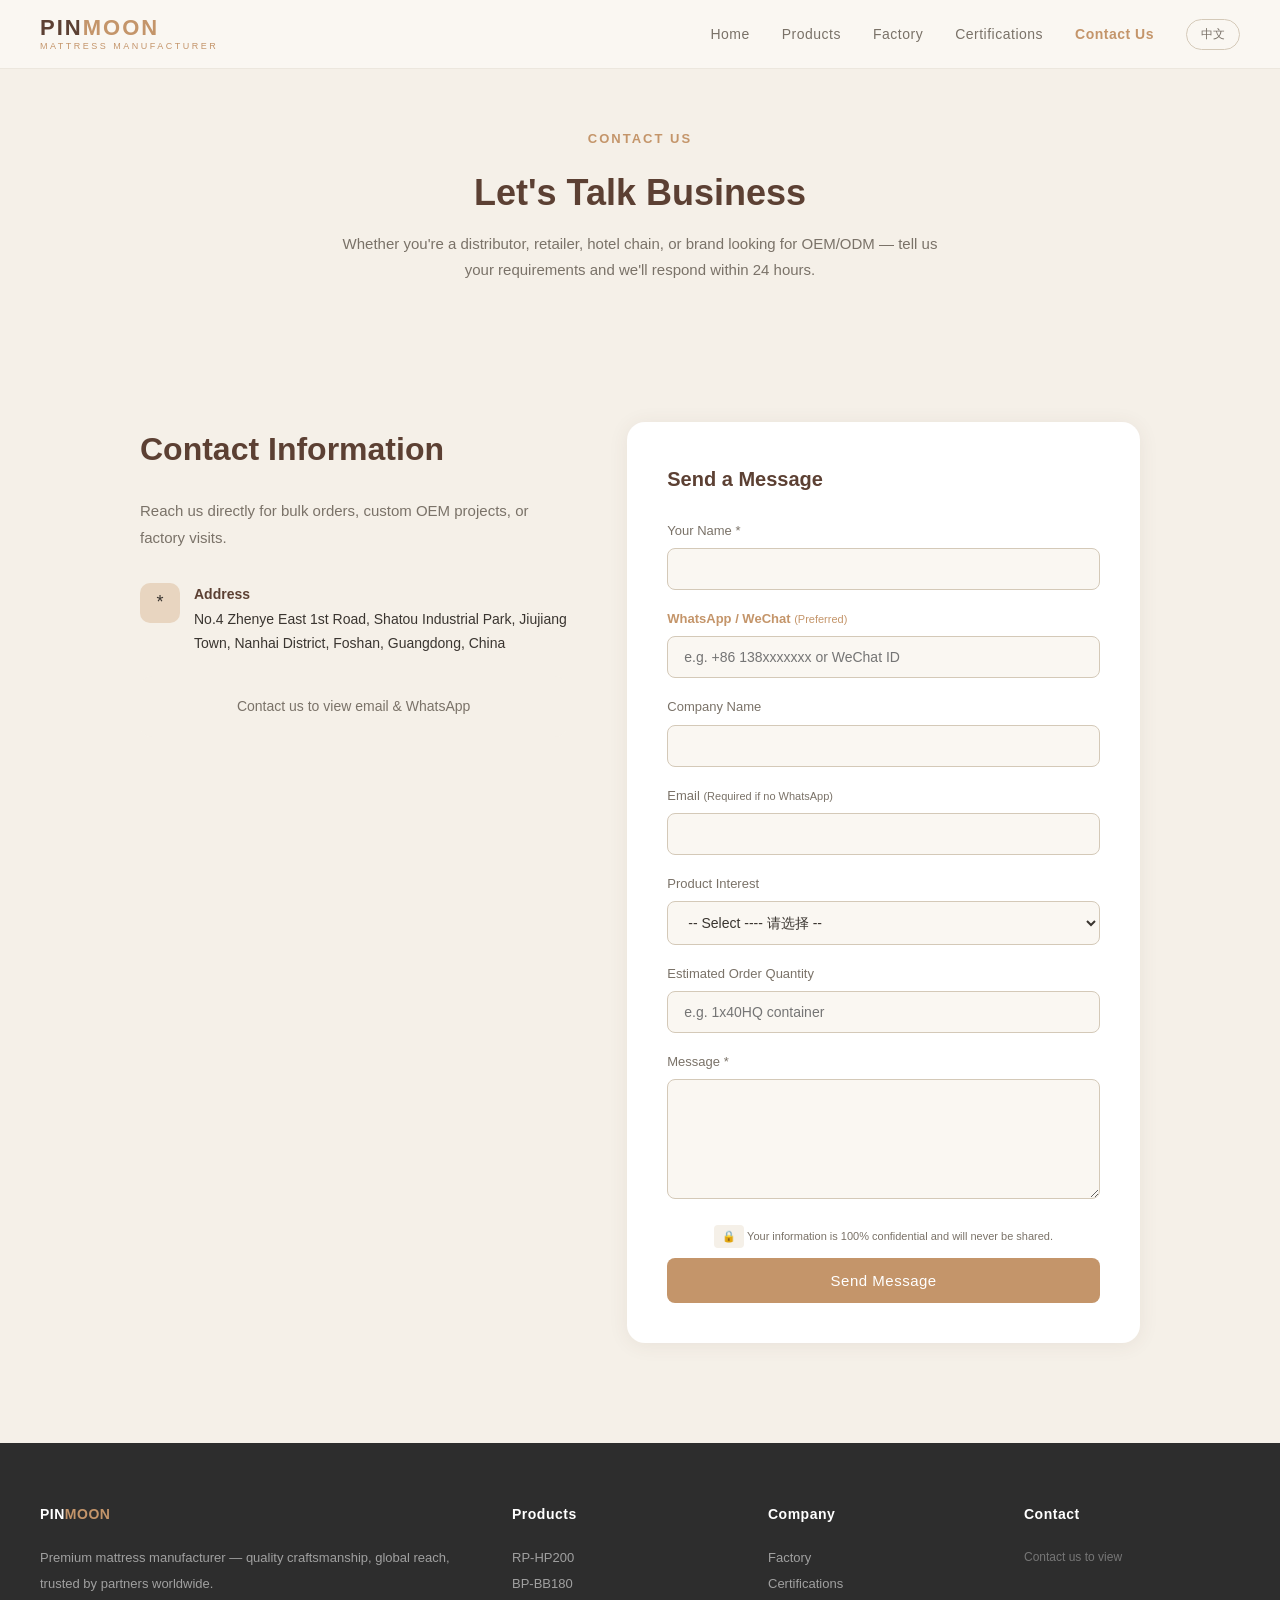
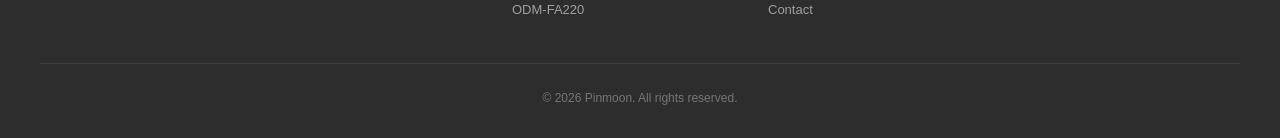
<file: contact.html>
<!DOCTYPE html>
<html lang="zh-CN">
<head>
<meta charset="UTF-8">
<meta name="viewport" content="width=device-width,initial-scale=1.0">
<title>Contact Pinmoon | Mattress OEM Inquiry | Bulk Order Quote</title>
<meta name="description" content="Contact Pinmoon mattress manufacturer for bulk OEM orders, custom mattress projects. WhatsApp +86 13088813138, sodumoto@gmail.com. Foshan factory. Hotel, B&B, dormitory mattress supplier.">
<meta name="robots" content="index,follow">
<link rel="canonical" href="https://www.pinmoonmattress.com/contact">
<link rel="alternate" hreflang="en" href="https://www.pinmoonmattress.com/contact">
<link rel="alternate" hreflang="zh" href="https://www.pinmoonmattress.com/contact">
<link rel="stylesheet" href="style.css">
<script type="application/ld+json">{"@context":"https://schema.org","@type":"BreadcrumbList","itemListElement":[{"@type":"ListItem","position":1,"name":"Home","item":"https://www.pinmoonmattress.com/"},{"@type":"ListItem","position":2,"name":"Contact","item":"https://www.pinmoonmattress.com/contact"}]}</script>
</head>
<body class="en">

<nav>
    <div class="nav-inner">
        <a href="index.html" class="logo"><span class="logo-text">PIN<span>MOON</span></span><span class="logo-tagline en">Mattress Manufacturer</span><span class="logo-tagline zh">床垫生产厂家</span></a>
        <ul class="nav-links" id="navLinks">
            <li><a href="index.html"><span class="en">Home</span><span class="zh">首页</span></a></li>
            <li><a href="products.html"><span class="en">Products</span><span class="zh">产品</span></a></li>
            <li><a href="factory.html"><span class="en">Factory</span><span class="zh">工厂</span></a></li>
            <li><a href="certifications.html"><span class="en">Certifications</span><span class="zh">资质</span></a></li>
            <li><a href="contact.html" class="active"><span class="en">Contact Us</span><span class="zh">联系我们</span></a></li>
            <li><button class="lang-switch" id="langToggle" onclick="toggleLang()">中文</button></li>
        </ul>
        <button class="mobile-toggle" onclick="toggleMenu()">&#9776;</button>
    </div>
</nav>


<header class="page-header" style="margin-top:68px;padding:60px 40px 40px;text-align:center;background:var(--cream);">
    <div class="section-tag"><span class="en">Contact Us</span><span class="zh">联系我们</span></div>
    <h1><span class="en">Let's Talk Business</span><span class="zh">我们聊聊合作</span></h1>
    <p><span class="en">Whether you're a distributor, retailer, hotel chain, or brand looking for OEM/ODM — tell us your requirements and we'll respond within 24 hours.</span><span class="zh">无论您是经销商、零售商、酒店集团，还是寻求 OEM/ODM 的品牌——告知需求，24 小时内回复。</span></p>
</header>

<section id="inquiry" style="background:var(--cream);">
    <div class="section-inner" style="max-width:1000px;">
        <div class="inquiry-layout">
            <div class="inquiry-info">
                <h2><span class="en">Contact Information</span><span class="zh">联系信息</span></h2>
                <p><span class="en">Reach us directly for bulk orders, custom OEM projects, or factory visits.</span><span class="zh">直接联系我们咨询批量订单、定制 OEM 项目或工厂参观。</span></p>
                <div class="inquiry-detail"><div class="icon">*</div><div class="info"><strong><span class="en">Address</span><span class="zh">地址</span></strong><span class="en">No.4 Zhenye East 1st Road, Shatou Industrial Park, Jiujiang Town, Nanhai District, Foshan, Guangdong, China</span><span class="zh">广东省佛山市南海区九江镇沙头工业园振业东一路4号首层之一</span></div></div>
                <div id="contactLock" style="text-align:center;padding:18px 20px;background:var(--cream);border-radius:12px;margin-top:20px;">
                    <p style="font-size:14px;color:var(--text-light);margin:0;"><span class="en">Contact us to view email & WhatsApp</span><span class="zh">联系我们后显示邮箱与 WhatsApp</span></p>
                </div>
                <div id="contactReveal" style="display:none;">
                    <div class="inquiry-detail"><div class="icon">*</div><div class="info"><strong>Email</strong><span>sodumoto@gmail.com</span></div></div>
                    <div class="inquiry-detail"><div class="icon">*</div><div class="info"><strong>WhatsApp</strong><span>+86 13088813138</span></div></div>
                </div>
            </div>
            <div class="inquiry-form">
                <h3><span class="en">Send a Message</span><span class="zh">发送消息</span></h3>
                 <form id="inquiryForm" autocomplete="off">
                    <!-- Honeypot: hidden field -->
                    <div style="position:absolute;left:-9999px;" aria-hidden="true">
                        <label><span class="en">Leave empty</span><span class="zh">请留空</span></label>
                        <input type="text" name="website" tabindex="-1" autocomplete="off">
                    </div>
                    <div class="form-group"><label><span class="en">Your Name *</span><span class="zh">您的姓名 *</span></label><input type="text" name="name" required autocomplete="off" data-lpignore="true"></div>
                    <div class="form-group"><label style="color:var(--accent);font-weight:600;"><span class="en">WhatsApp / WeChat</span><span class="zh">WhatsApp / 微信</span> <span style="font-size:11px;font-weight:400;"><span class="en">(Preferred)</span><span class="zh">(推荐)</span></span></label><input type="text" name="whatsapp" placeholder="e.g. +86 138xxxxxxx or WeChat ID" autocomplete="off" data-lpignore="true"></div>
                    <div class="form-group"><label><span class="en">Company Name</span><span class="zh">公司名称</span></label><input type="text" name="company" autocomplete="off" data-lpignore="true"></div>
                    <div class="form-group"><label><span class="en">Email</span><span class="zh">邮箱</span> <span style="font-size:11px;color:var(--text-light);"><span class="en">(Required if no WhatsApp)</span><span class="zh">(无微信/WhatsApp则必填)</span></span></label><input type="text" name="email" autocomplete="off" data-lpignore="true"></div>
                    <div class="form-group"><label><span class="en">Product Interest</span><span class="zh">感兴趣的产品</span></label>
                        <select name="product" autocomplete="off"><option value=""><span class="en">-- Select --</span><span class="zh">-- 请选择 --</span></option><option>RP-HP200 (Hotel Pocket)</option><option>BP-BB180 (Bonnell B&B)</option><option>ODM-FA220 (Foldable Apartment)</option><option><span class="en">Custom OEM/ODM</span><span class="zh">定制 OEM/ODM</span></option></select></div>
                    <div class="form-group"><label><span class="en">Estimated Order Quantity</span><span class="zh">预计订单量</span></label><input type="text" name="quantity" placeholder="e.g. 1x40HQ container" autocomplete="off" data-lpignore="true"></div>
                    <div class="form-group"><label><span class="en">Message *</span><span class="zh">留言 *</span></label><textarea name="message" required autocomplete="off" data-lpignore="true"></textarea></div>
                    <p style="font-size:11px;color:var(--text-light);text-align:center;margin:6px 0 10px;">
                        <span style="display:inline-block;padding:2px 8px;background:var(--cream);border-radius:4px;">&#128274;</span>
                        <span class="en"> Your information is 100% confidential and will never be shared.</span>
                        <span class="zh"> 您的信息完全保密，不会泄露给第三方。</span>
                    </p>
                    <button type="submit" class="form-submit" id="submitBtn"><span class="en">Send Message</span><span class="zh">发送消息</span></button>
                </form>
            </div>
        </div>
    </div>
</section>


<footer>
    <div class="footer-inner">
        <div class="footer-col">
            <h4>PIN<span style="color:var(--accent);">MOON</span></h4>
            <p>
                <span class="en">Premium mattress manufacturer — quality craftsmanship, global reach, trusted by partners worldwide.</span>
                <span class="zh">高端床垫制造商——匠心品质，全球交付，值得信赖的合作伙伴。</span>
            </p>
        </div>
        <div class="footer-col">
            <h4>
                <span class="en">Products</span>
                <span class="zh">产品</span>
            </h4>
            <a href="products.html">RP-HP200</a>
            <a href="products.html">BP-BB180</a>
            <a href="products.html">ODM-FA220</a>
        </div>
        <div class="footer-col">
            <h4>
                <span class="en">Company</span>
                <span class="zh">公司</span>
            </h4>
            <a href="factory.html"><span class="en">Factory</span><span class="zh">工厂</span></a>
            <a href="certifications.html"><span class="en">Certifications</span><span class="zh">资质</span></a>
            <a href="contact.html"><span class="en">Contact</span><span class="zh">联系</span></a>
        </div>
        <div class="footer-col" id="footerContact">
            <h4>
                <span class="en">Contact</span>
                <span class="zh">联系</span>
            </h4>
            <p style="font-size:12px;color:rgba(255,255,255,0.35);"><span class="en">Contact us to view</span><span class="zh">联系我们后显示</span></p>
        </div>
    </div>
    <div class="footer-bottom">
        &copy; 2026 Pinmoon. <span class="en">All rights reserved.</span><span class="zh">保留所有权利。</span>
    </div>
</footer>

<script>
(function(){
var lang=localStorage.getItem('pinmoon_lang')||'en';
document.body.className=lang;
var btn=document.getElementById('langToggle');
if(btn)btn.textContent=lang==='en'?'中文':'English';
window.toggleLang=function(){lang=lang==='en'?'zh':'en';localStorage.setItem('pinmoon_lang',lang);document.body.className=lang;var b=document.getElementById('langToggle');if(b)b.textContent=lang==='en'?'中文':'English';};
window.toggleMenu=function(){var m=document.getElementById('navLinks');if(m)m.classList.toggle('open');};
var links=document.querySelectorAll('.nav-links a');
for(var i=0;i<links.length;i++)links[i].addEventListener('click',function(){var m=document.getElementById('navLinks');if(m)m.classList.remove('open');});
var form=document.getElementById('inquiryForm');
// Anti-bot: track form open time
var formOpened=Date.now();
var lastSubmit=parseInt(localStorage.getItem('pinmoon_last_submit')||'0');
var submitCount=parseInt(localStorage.getItem('pinmoon_submit_count')||'0');
if(form)form.addEventListener('submit',function(e){
e.preventDefault();
var now=Date.now();
// Check 1: honeypot — hidden field must be empty
var hp=form.querySelector('[name=website]');
if(hp&&hp.value.trim()!==''){alert(lang==='en'?'Invalid submission.':'提交无效。');return;}
// Check 2: too fast (< 3 seconds = bot)
if(now-formOpened<3000){alert(lang==='en'?'Please take your time.':'请稍后再提交。');return;}
// Check 3: cooldown between submissions (60 seconds)
if(now-lastSubmit<60000){alert(lang==='en'?'Please wait before sending another message.':'请等待后再发送新消息。');return;}
// Check 4: max 5 per session
if(submitCount>=5){alert(lang==='en'?'Too many submissions. Please email us directly.':'提交次数过多，请直接邮件联系我们。');return;}
var wa=form.querySelector('[name=whatsapp]').value.trim();
var em=form.querySelector('[name=email]').value.trim();
if(!wa&&!em){alert(lang==='en'?'Please fill in WhatsApp/WeChat or Email.':'请填写 WhatsApp/微信 或 邮箱。');return;}
var btn=document.getElementById('submitBtn');
var orig=btn.textContent;
btn.textContent=lang==='en'?'Sending...':'发送中...';
btn.disabled=true;
var data={
name:form.querySelector('[name=name]').value,
whatsapp:form.querySelector('[name=whatsapp]').value,
company:form.querySelector('[name=company]').value,
email:form.querySelector('[name=email]').value,
product:form.querySelector('[name=product]').value,
quantity:form.querySelector('[name=quantity]').value,
message:form.querySelector('[name=message]').value
};
fetch('https://script.google.com/macros/s/AKfycbxJ_AJkGs_tuiQ85NWzCa55wX3G4B89NXhSiup-O_b3mk9lzPVpGb7l2utS2ak6qwOfww/exec',{
method:'POST',
mode:'no-cors',
headers:{'Content-Type':'application/json'},
body:JSON.stringify(data)
}).then(function(){
lastSubmit=Date.now();
submitCount++;
localStorage.setItem('pinmoon_last_submit',lastSubmit);
localStorage.setItem('pinmoon_submit_count',submitCount);
alert(lang==='en'?'Thank you! We will respond within 24 hours.':'感谢！我们将在24小时内回复。');
form.reset();
// Reveal contact info
var lock=document.getElementById('contactLock');
var reveal=document.getElementById('contactReveal');
var footer=document.getElementById('footerContact');
if(lock)lock.style.display='none';
if(reveal)reveal.style.display='block';
if(footer)footer.innerHTML='<h4><span class=\"en\">Contact</span><span class=\"zh\">联系</span></h4><a href=\"mailto:sodumoto@gmail.com\">sodumoto@gmail.com</a><a href=\"https://wa.me/8613088813138\">WhatsApp: +86 13088813138</a>';
}).catch(function(){
alert(lang==='en'?'Sorry, something went wrong. Please email us directly.':'抱歉，发送失败，请直接邮件联系我们。');
}).finally(function(){
btn.textContent=orig;
btn.disabled=false;
});
});
})();
</script>
</body>
</html>
</file>
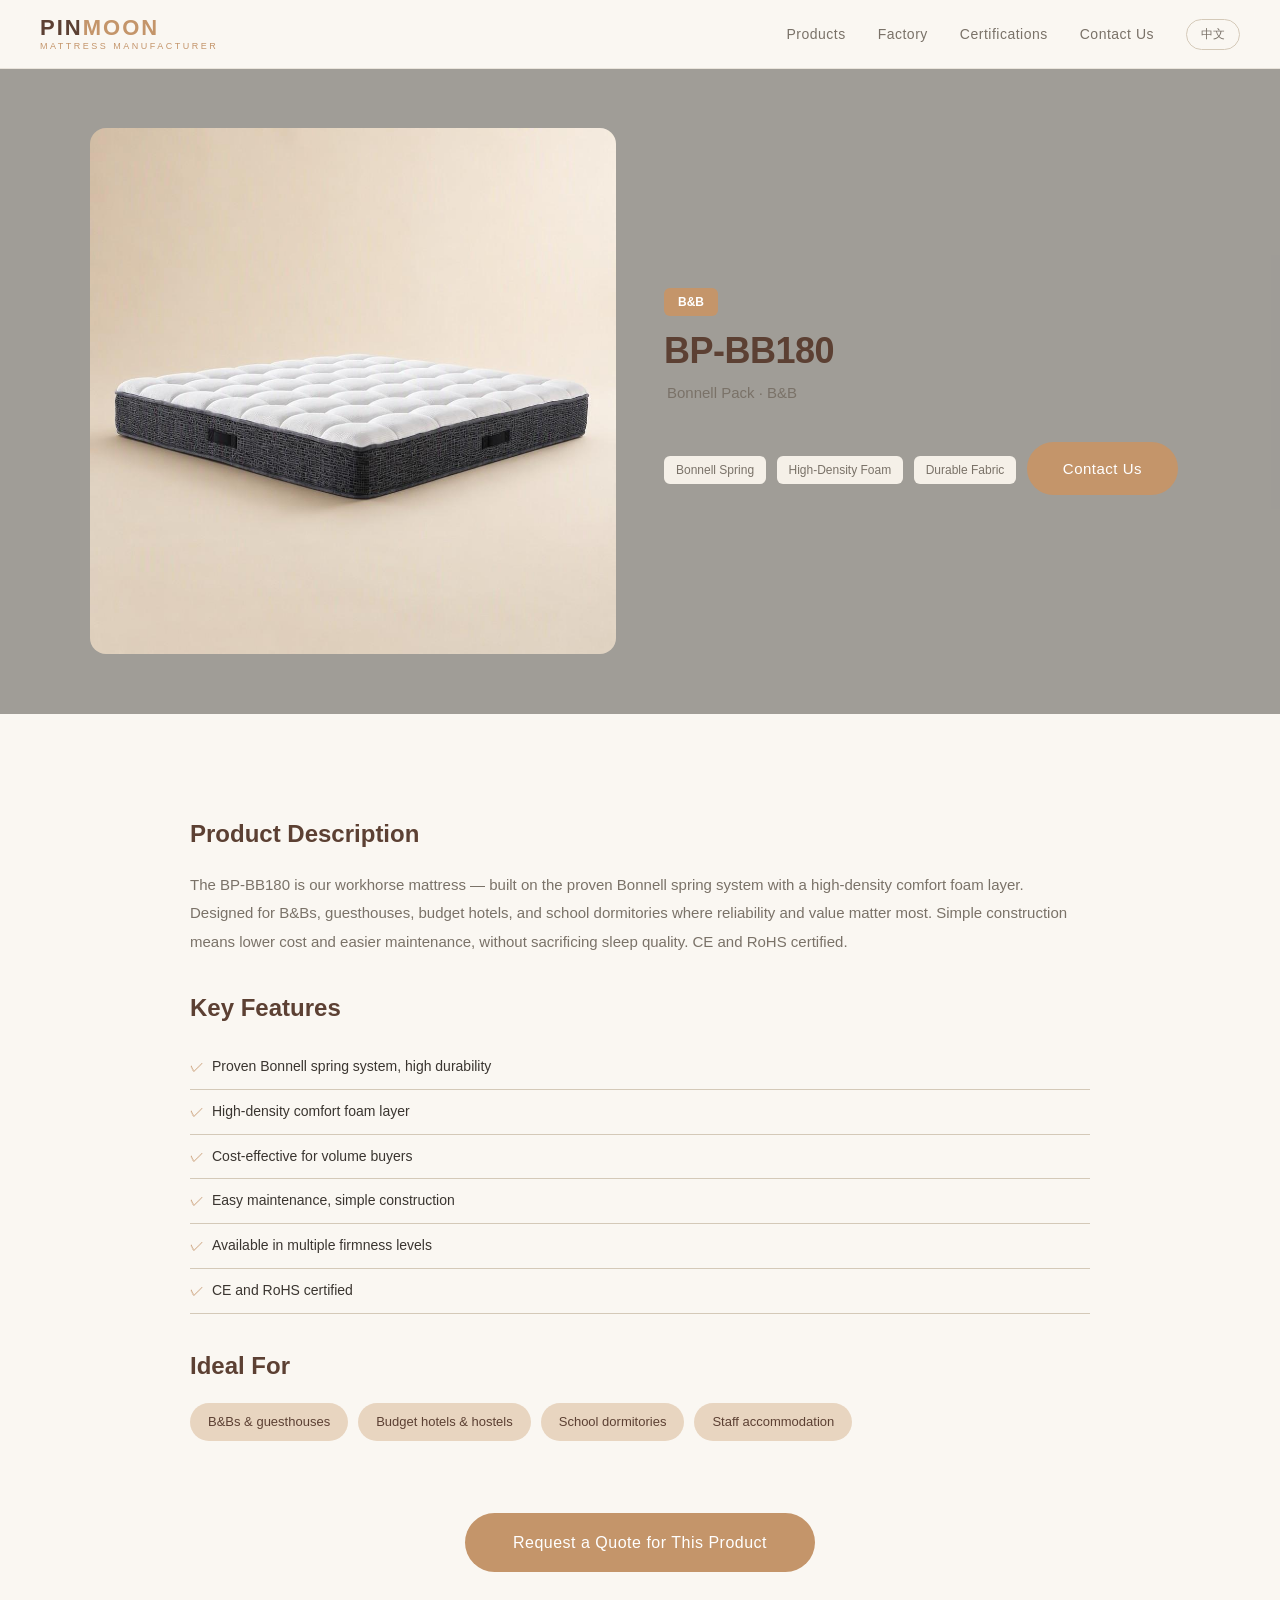
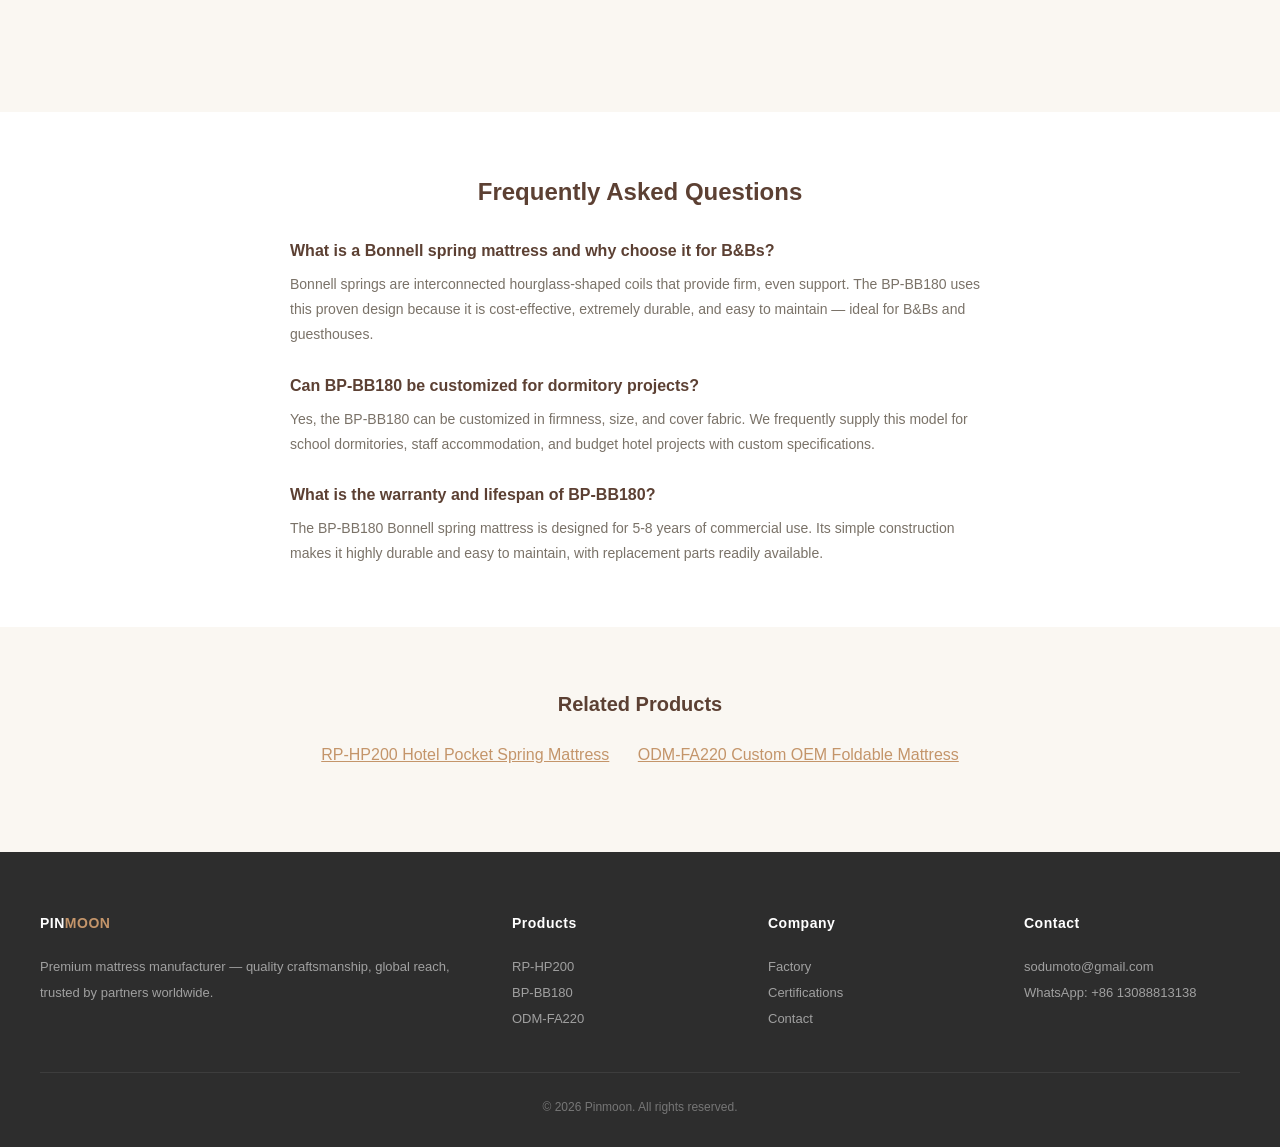
<file: product-bp-bb180.html>
<!DOCTYPE html>
<html lang="zh-CN">
<head>
    <meta charset="UTF-8">
    <meta name="viewport" content="width=device-width, initial-scale=1.0">
    <title>BP-BB180 Bonnell Spring B&B Mattress | Guesthouse Bulk OEM | Pinmoon</title>
    <meta name="description" content="BP-BB180 classic Bonnell spring mattress for B&Bs, guesthouses, dormitories. Cost-effective, durable. Foshan mattress factory wholesale bulk pricing. CE RoHS certified.">
    <meta name="robots" content="index, follow">
    <link rel="canonical" href="https://www.pinmoonmattress.com/product-bp-bb180">
    <link rel="stylesheet" href="style.css">
<script type="application/ld+json">
{
  "@context":"https://schema.org",
  "@type":"FAQPage",
  "mainEntity":[
    {"@type":"Question","name":"What is a Bonnell spring mattress and why choose it for B&Bs?","acceptedAnswer":{"@type":"Answer","text":"Bonnell springs are interconnected hourglass-shaped coils that provide firm, even support. The BP-BB180 uses this proven design because it is cost-effective, extremely durable, and easy to maintain — ideal for B&Bs and guesthouses."}},
    {"@type":"Question","name":"Can BP-BB180 be customized for dormitory projects?","acceptedAnswer":{"@type":"Answer","text":"Yes, the BP-BB180 can be customized in firmness, size, and cover fabric. We frequently supply this model for school dormitories, staff accommodation, and budget hotel projects with custom specifications."}},
    {"@type":"Question","name":"What is the warranty and lifespan of BP-BB180?","acceptedAnswer":{"@type":"Answer","text":"The BP-BB180 Bonnell spring mattress is designed for 5-8 years of commercial use. Its simple construction makes it highly durable and easy to maintain, with replacement parts readily available."}}
  ]
}
</script>
<script type="application/ld+json">{"@context":"https://schema.org","@type":"BreadcrumbList","itemListElement":[{"@type":"ListItem","position":1,"name":"Home","item":"https://www.pinmoonmattress.com/"},{"@type":"ListItem","position":2,"name":"Products","item":"https://www.pinmoonmattress.com/products"},{"@type":"ListItem","position":3,"name":"BP-BB180 Bonnell Spring B&B Mattress","item":"https://www.pinmoonmattress.com/product-bp-bb180"}]}</script>
</head>
<body class="en">

<nav>
    <div class="nav-inner">
        <a href="index.html" class="logo"><span class="logo-text">PIN<span>MOON</span></span><span class="logo-tagline en">Mattress Manufacturer</span><span class="logo-tagline zh">床垫生产厂家</span></a>
        <ul class="nav-links" id="navLinks">
            <li><a href="products.html"><span class="en">Products</span><span class="zh">产品</span></a></li>
            <li><a href="factory.html"><span class="en">Factory</span><span class="zh">工厂</span></a></li>
            <li><a href="factory.html"><span class="en">Certifications</span><span class="zh">资质</span></a></li>
            <li><a href="contact.html"><span class="en">Contact Us</span><span class="zh">联系我们</span></a></li>
            <li><button class="lang-switch" id="langToggle" onclick="toggleLang()">中文</button></li>
        </ul>
        <button class="mobile-toggle" onclick="toggleMenu()">&#9776;</button>
    </div>
</nav>


<section class="hero" style="min-height:auto;background:var(--cream);margin-top:68px;">
    <div class="hero-content" style="max-width:1100px;display:grid;grid-template-columns:1fr 1fr;gap:48px;align-items:center;">
        <div style="border-radius:16px;overflow:hidden;">
            <img src="bonnell-spring-mattress-bb-wholesale.jpg" alt="BP-BB180 bonnell spring B&B dormitory mattress wholesale Foshan factory" style="width:100%;display:block;">
        </div>
        <div style="text-align:left;">
            <span class="label" style="display:inline-block;background:var(--accent);color:#fff;padding:4px 14px;border-radius:6px;font-size:12px;font-weight:600;margin-bottom:12px;"><span class="en">B&B</span><span class="zh">民宿</span></span>
            <h1 style="font-size:36px;color:var(--dark-brown);margin-bottom:6px;">BP-BB180</h1>
            <p style="font-size:15px;color:var(--text-light);margin-bottom:16px;">Bonnell Pack · B&B</p>
            <span style="display:inline-block;background:var(--cream);color:var(--text-light);padding:4px 12px;border-radius:6px;font-size:12px;margin:0 6px 8px 0;">Bonnell Spring</span>
            <span style="display:inline-block;background:var(--cream);color:var(--text-light);padding:4px 12px;border-radius:6px;font-size:12px;margin:0 6px 8px 0;">High-Density Foam</span>
            <span style="display:inline-block;background:var(--cream);color:var(--text-light);padding:4px 12px;border-radius:6px;font-size:12px;margin:0 6px 8px 0;">Durable Fabric</span>
            <a href="contact.html" class="btn btn-primary" style="margin-top:20px;"><span class="en">Contact Us</span><span class="zh">联系我们</span></a>
        </div>
    </div>
</section>

<section>
    <div class="section-inner" style="max-width:900px;">
        <h2 style="font-size:24px;color:var(--dark-brown);margin-bottom:16px;"><span class="en">Product Description</span><span class="zh">产品描述</span></h2>
        <p class="en" style="font-size:15px;color:var(--text-light);line-height:1.9;margin-bottom:32px;">The BP-BB180 is our workhorse mattress — built on the proven Bonnell spring system with a high-density comfort foam layer. Designed for B&Bs, guesthouses, budget hotels, and school dormitories where reliability and value matter most. Simple construction means lower cost and easier maintenance, without sacrificing sleep quality. CE and RoHS certified.</p>
        <p class="zh" style="font-size:15px;color:var(--text-light);line-height:1.9;margin-bottom:32px;">BP-BB180 是我们的经典畅销款，基于成熟的整网弹簧系统，配以高密度舒适海绵层。专为民宿、旅馆、经济型酒店和学校宿舍设计，可靠性和性价比为先。结构简单意味着更低成本、更容易维护，不牺牲睡眠品质。CE 和 RoHS 认证。</p>

        <h2 style="font-size:24px;color:var(--dark-brown);margin-bottom:16px;"><span class="en">Key Features</span><span class="zh">核心特性</span></h2>
        <ul style="list-style:none;margin-bottom:32px;">
            <li style="padding:10px 0;border-bottom:1px solid var(--sand);font-size:14px;color:var(--text);"><span style="color:var(--accent);margin-right:8px;">&#10003;</span><span class="en">Proven Bonnell spring system, high durability</span><span class="zh">成熟整网弹簧系统，高耐久性</span></li>
            <li style="padding:10px 0;border-bottom:1px solid var(--sand);font-size:14px;color:var(--text);"><span style="color:var(--accent);margin-right:8px;">&#10003;</span><span class="en">High-density comfort foam layer</span><span class="zh">高密度舒适海绵层</span></li>
            <li style="padding:10px 0;border-bottom:1px solid var(--sand);font-size:14px;color:var(--text);"><span style="color:var(--accent);margin-right:8px;">&#10003;</span><span class="en">Cost-effective for volume buyers</span><span class="zh">大宗采购性价比优异</span></li>
            <li style="padding:10px 0;border-bottom:1px solid var(--sand);font-size:14px;color:var(--text);"><span style="color:var(--accent);margin-right:8px;">&#10003;</span><span class="en">Easy maintenance, simple construction</span><span class="zh">简单结构，易于维护</span></li>
            <li style="padding:10px 0;border-bottom:1px solid var(--sand);font-size:14px;color:var(--text);"><span style="color:var(--accent);margin-right:8px;">&#10003;</span><span class="en">Available in multiple firmness levels</span><span class="zh">可选多种硬度</span></li>
            <li style="padding:10px 0;border-bottom:1px solid var(--sand);font-size:14px;color:var(--text);"><span style="color:var(--accent);margin-right:8px;">&#10003;</span><span class="en">CE and RoHS certified</span><span class="zh">CE 和 RoHS 认证</span></li>
        </ul>

        <h2 style="font-size:24px;color:var(--dark-brown);margin-bottom:16px;"><span class="en">Ideal For</span><span class="zh">适用场景</span></h2>
        <div style="display:flex;flex-wrap:wrap;gap:10px;margin-bottom:32px;">
            <span style="background:var(--accent-light);color:var(--dark-brown);padding:8px 18px;border-radius:20px;font-size:13px;"><span class="en">B&Bs & guesthouses</span><span class="zh">民宿及旅馆</span></span>
            <span style="background:var(--accent-light);color:var(--dark-brown);padding:8px 18px;border-radius:20px;font-size:13px;"><span class="en">Budget hotels & hostels</span><span class="zh">经济型酒店及青年旅舍</span></span>
            <span style="background:var(--accent-light);color:var(--dark-brown);padding:8px 18px;border-radius:20px;font-size:13px;"><span class="en">School dormitories</span><span class="zh">学校宿舍</span></span>
            <span style="background:var(--accent-light);color:var(--dark-brown);padding:8px 18px;border-radius:20px;font-size:13px;"><span class="en">Staff accommodation</span><span class="zh">员工宿舍</span></span>
        </div>

        <div style="text-align:center;padding:40px 0;">
            <a href="contact.html" class="btn btn-primary" style="font-size:16px;padding:16px 48px;"><span class="en">Request a Quote for This Product</span><span class="zh">获取该产品报价</span></a>
        </div>
    </div>
</section>

<section style="background:#fff;padding:60px 40px;">
    <div class="section-inner" style="max-width:900px;">
        <h2 style="font-size:24px;color:var(--dark-brown);margin-bottom:24px;text-align:center;"><span class="en">Frequently Asked Questions</span><span class="zh">常见问题</span></h2>
        <div style="max-width:700px;margin:0 auto;">
            <h3 style="font-size:16px;color:var(--dark-brown);margin:24px 0 8px;"><span class="en">What is a Bonnell spring mattress and why choose it for B&Bs?</span><span class="zh">什么是整网弹簧床垫？为什么民宿要选它？</span></h3>
            <p style="font-size:14px;color:var(--text-light);line-height:1.8;"><span class="en">Bonnell springs are interconnected hourglass-shaped coils that provide firm, even support. The BP-BB180 uses this proven design because it is cost-effective, extremely durable, and easy to maintain — ideal for B&Bs and guesthouses.</span><span class="zh">整网弹簧是相互连接的沙漏形弹簧，提供稳固均匀的支撑。BP-BB180采用这一成熟设计，性价比高、极其耐用、易于维护——非常适合民宿和旅馆。</span></p>
            <h3 style="font-size:16px;color:var(--dark-brown);margin:24px 0 8px;"><span class="en">Can BP-BB180 be customized for dormitory projects?</span><span class="zh">BP-BB180可以为宿舍项目定制吗？</span></h3>
            <p style="font-size:14px;color:var(--text-light);line-height:1.8;"><span class="en">Yes, the BP-BB180 can be customized in firmness, size, and cover fabric. We frequently supply this model for school dormitories, staff accommodation, and budget hotel projects with custom specifications.</span><span class="zh">可以，BP-BB180可根据需求定制硬度、尺寸和面料。我们经常为学校宿舍、员工住宿和经济型酒店项目提供定制规格的该型号。</span></p>
            <h3 style="font-size:16px;color:var(--dark-brown);margin:24px 0 8px;"><span class="en">What is the warranty and lifespan of BP-BB180?</span><span class="zh">BP-BB180的保修和寿命是多久？</span></h3>
            <p style="font-size:14px;color:var(--text-light);line-height:1.8;"><span class="en">The BP-BB180 Bonnell spring mattress is designed for 5-8 years of commercial use. Its simple construction makes it highly durable and easy to maintain, with replacement parts readily available.</span><span class="zh">BP-BB180整网弹簧床垫设计商业使用寿命5-8年。简单结构使其高度耐用且易于维护，替换部件随时可用。</span></p>
        </div>
    </div>
</section>

<section style="padding:60px 40px;text-align:center;">
    <div class="section-inner" style="max-width:700px;">
        <h2 style="font-size:20px;color:var(--dark-brown);margin-bottom:20px;"><span class="en">Related Products</span><span class="zh">相关产品</span></h2>
        <p style="margin-bottom:24px;">
            <a href="product-rp-hp200.html" style="color:var(--accent);margin:0 12px;"><span class="en">RP-HP200 Hotel Pocket Spring Mattress</span><span class="zh">RP-HP200 酒店口袋弹簧床垫</span></a>
            <a href="product-odm-fa220.html" style="color:var(--accent);margin:0 12px;"><span class="en">ODM-FA220 Custom OEM Foldable Mattress</span><span class="zh">ODM-FA220 定制可折叠床垫</span></a>
        </p>
    </div>
</section>

<footer>
    <div class="footer-inner">
        <div class="footer-col">
            <h4>PIN<span style="color:var(--accent);">MOON</span></h4>
            <p>
                <span class="en">Premium mattress manufacturer — quality craftsmanship, global reach, trusted by partners worldwide.</span>
                <span class="zh">高端床垫制造商——匠心品质，全球交付，值得信赖的合作伙伴。</span>
            </p>
        </div>
        <div class="footer-col">
            <h4>
                <span class="en">Products</span>
                <span class="zh">产品</span>
            </h4>
            <a href="products.html">RP-HP200</a>
            <a href="products.html">BP-BB180</a>
            <a href="products.html">ODM-FA220</a>
        </div>
        <div class="footer-col">
            <h4>
                <span class="en">Company</span>
                <span class="zh">公司</span>
            </h4>
            <a href="factory.html"><span class="en">Factory</span><span class="zh">工厂</span></a>
            <a href="#certifications"><span class="en">Certifications</span><span class="zh">资质</span></a>
            <a href="contact.html"><span class="en">Contact</span><span class="zh">联系</span></a>
        </div>
        <div class="footer-col">
            <h4>
                <span class="en">Contact</span>
                <span class="zh">联系</span>
            </h4>
            <a href="mailto:sodumoto@gmail.com">sodumoto@gmail.com</a>
            <a href="https://wa.me/8613088813138">WhatsApp: +86 13088813138</a>
        </div>
    </div>
    <div class="footer-bottom">
        &copy; 2026 Pinmoon. <span class="en">All rights reserved.</span><span class="zh">保留所有权利。</span>
    </div>
</footer>

<script>
(function(){
var lang=localStorage.getItem('pinmoon_lang')||'en';
document.body.className=lang;
var btn=document.getElementById('langToggle');
if(btn)btn.textContent=lang==='en'?'中文':'English';
window.toggleLang=function(){lang=lang==='en'?'zh':'en';localStorage.setItem('pinmoon_lang',lang);document.body.className=lang;var b=document.getElementById('langToggle');if(b)b.textContent=lang==='en'?'中文':'English';};
window.toggleMenu=function(){var m=document.getElementById('navLinks');if(m)m.classList.toggle('open');};
var links=document.querySelectorAll('.nav-links a');
for(var i=0;i<links.length;i++)links[i].addEventListener('click',function(){var m=document.getElementById('navLinks');if(m)m.classList.remove('open');});
})();
</script>
</body>
</html>
</file>
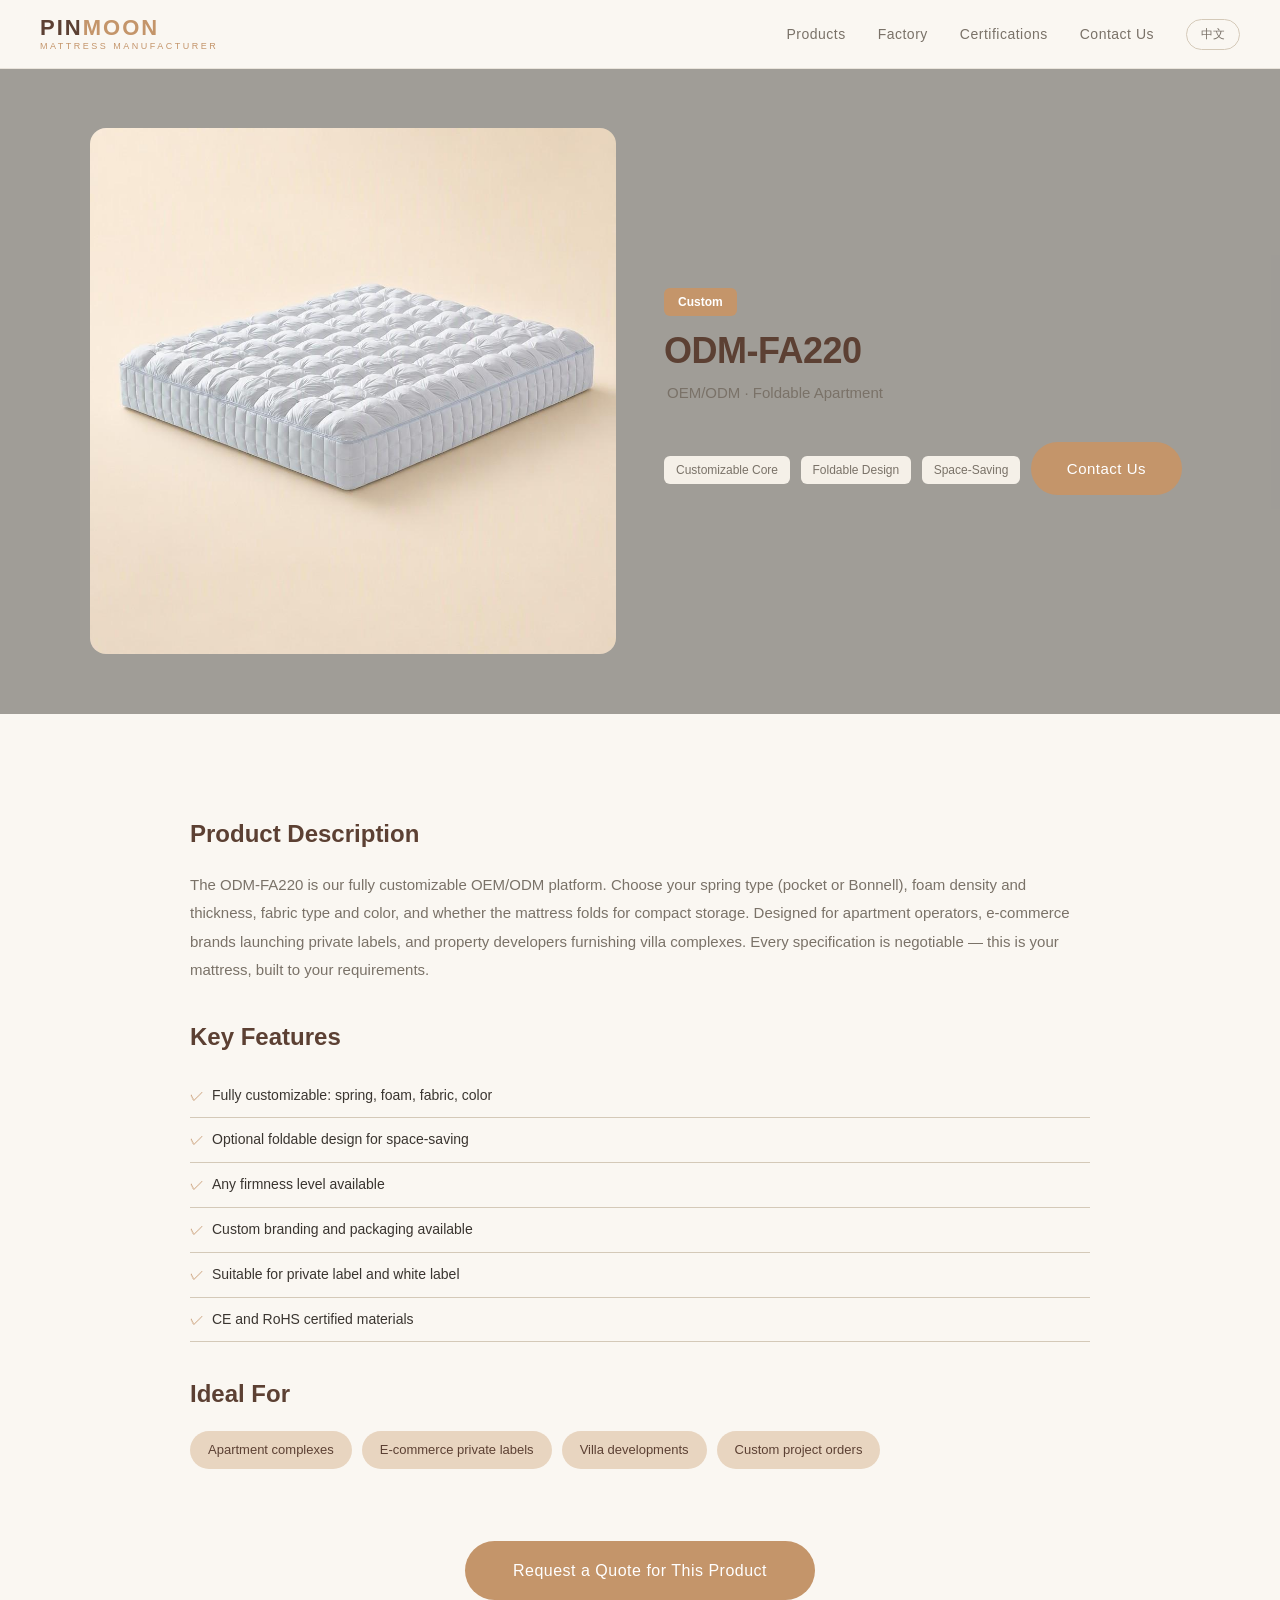
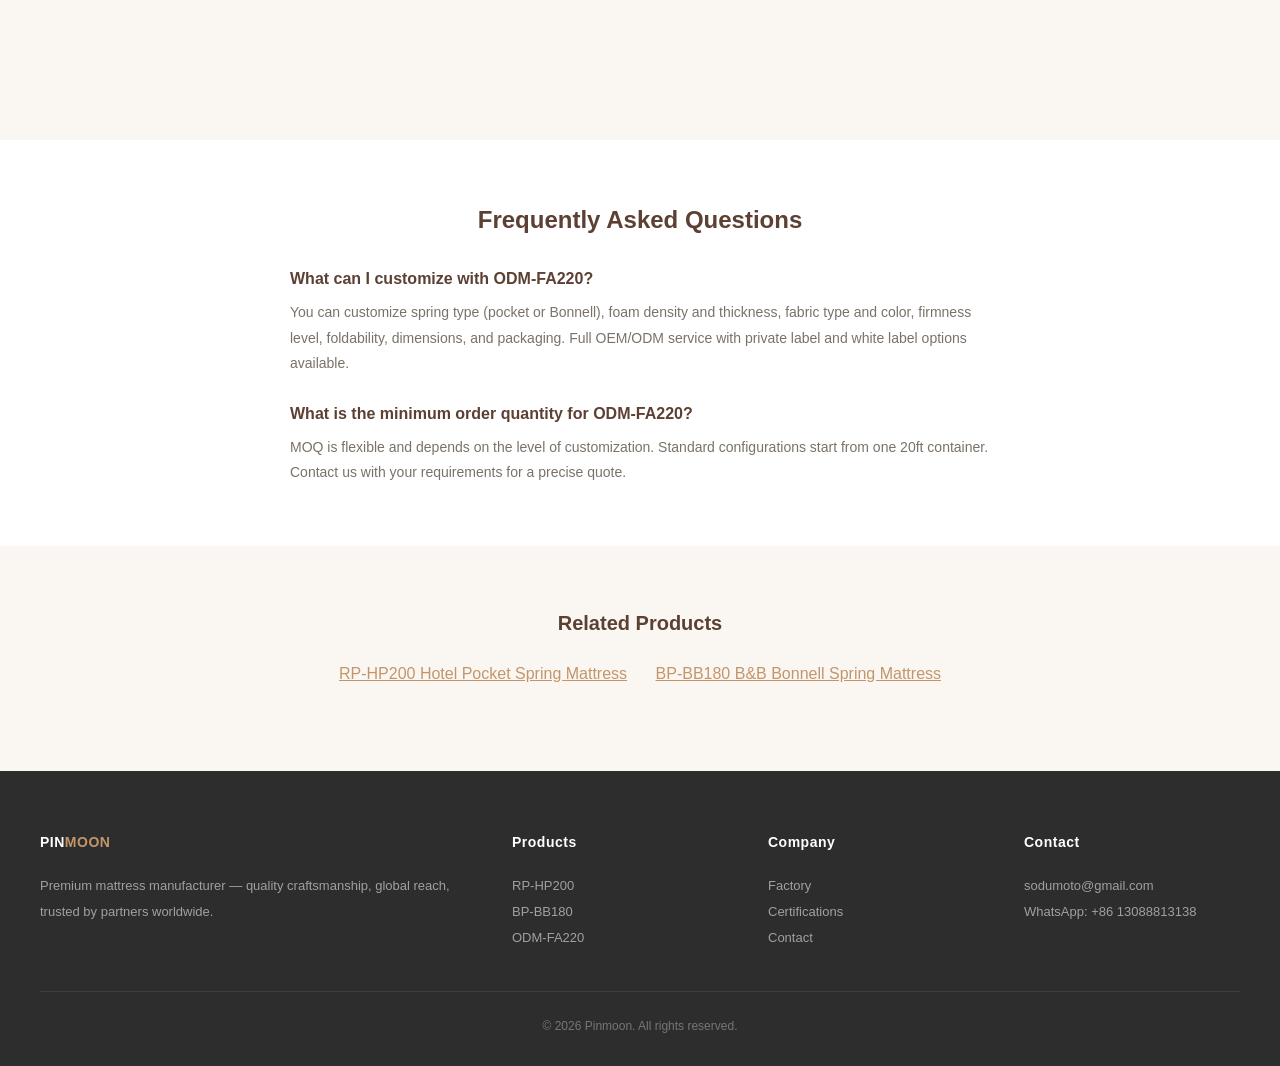
<file: product-odm-fa220.html>
<!DOCTYPE html>
<html lang="zh-CN">
<head>
    <meta charset="UTF-8">
    <meta name="viewport" content="width=device-width, initial-scale=1.0">
    <title>ODM-FA220 Custom OEM Foldable Mattress | Apartment Private Label | Pinmoon</title>
    <meta name="description" content="ODM-FA220 fully customizable OEM/ODM foldable mattress. Choose spring, foam, fabric. For apartments, e-commerce private label, villa projects. Foshan factory direct.">
    <meta name="robots" content="index, follow">
    <link rel="canonical" href="https://www.pinmoonmattress.com/product-odm-fa220">
    <link rel="stylesheet" href="style.css">
<script type="application/ld+json">{"@context":"https://schema.org","@type":"BreadcrumbList","itemListElement":[{"@type":"ListItem","position":1,"name":"Home","item":"https://www.pinmoonmattress.com/"},{"@type":"ListItem","position":2,"name":"Products","item":"https://www.pinmoonmattress.com/products"},{"@type":"ListItem","position":3,"name":"ODM-FA220 Custom OEM Foldable Mattress","item":"https://www.pinmoonmattress.com/product-odm-fa220"}]}</script>
</head>
<body class="en">

<nav>
    <div class="nav-inner">
        <a href="index.html" class="logo"><span class="logo-text">PIN<span>MOON</span></span><span class="logo-tagline en">Mattress Manufacturer</span><span class="logo-tagline zh">床垫生产厂家</span></a>
        <ul class="nav-links" id="navLinks">
            <li><a href="products.html"><span class="en">Products</span><span class="zh">产品</span></a></li>
            <li><a href="factory.html"><span class="en">Factory</span><span class="zh">工厂</span></a></li>
            <li><a href="factory.html"><span class="en">Certifications</span><span class="zh">资质</span></a></li>
            <li><a href="contact.html"><span class="en">Contact Us</span><span class="zh">联系我们</span></a></li>
            <li><button class="lang-switch" id="langToggle" onclick="toggleLang()">中文</button></li>
        </ul>
        <button class="mobile-toggle" onclick="toggleMenu()">&#9776;</button>
    </div>
</nav>


<section class="hero" style="min-height:auto;background:var(--cream);margin-top:68px;">
    <div class="hero-content" style="max-width:1100px;display:grid;grid-template-columns:1fr 1fr;gap:48px;align-items:center;">
        <div style="border-radius:16px;overflow:hidden;">
            <img src="odm-custom-foldable-mattress-oem.jpg" alt="ODM-FA220 custom OEM foldable apartment mattress private label manufacturer" style="width:100%;display:block;">
        </div>
        <div style="text-align:left;">
            <span class="label" style="display:inline-block;background:var(--accent);color:#fff;padding:4px 14px;border-radius:6px;font-size:12px;font-weight:600;margin-bottom:12px;"><span class="en">Custom</span><span class="zh">定制</span></span>
            <h1 style="font-size:36px;color:var(--dark-brown);margin-bottom:6px;">ODM-FA220</h1>
            <p style="font-size:15px;color:var(--text-light);margin-bottom:16px;">OEM/ODM · Foldable Apartment</p>
            <span style="display:inline-block;background:var(--cream);color:var(--text-light);padding:4px 12px;border-radius:6px;font-size:12px;margin:0 6px 8px 0;">Customizable Core</span>
            <span style="display:inline-block;background:var(--cream);color:var(--text-light);padding:4px 12px;border-radius:6px;font-size:12px;margin:0 6px 8px 0;">Foldable Design</span>
            <span style="display:inline-block;background:var(--cream);color:var(--text-light);padding:4px 12px;border-radius:6px;font-size:12px;margin:0 6px 8px 0;">Space-Saving</span>
            <a href="contact.html" class="btn btn-primary" style="margin-top:20px;"><span class="en">Contact Us</span><span class="zh">联系我们</span></a>
        </div>
    </div>
</section>

<section>
    <div class="section-inner" style="max-width:900px;">
        <h2 style="font-size:24px;color:var(--dark-brown);margin-bottom:16px;"><span class="en">Product Description</span><span class="zh">产品描述</span></h2>
        <p class="en" style="font-size:15px;color:var(--text-light);line-height:1.9;margin-bottom:32px;">The ODM-FA220 is our fully customizable OEM/ODM platform. Choose your spring type (pocket or Bonnell), foam density and thickness, fabric type and color, and whether the mattress folds for compact storage. Designed for apartment operators, e-commerce brands launching private labels, and property developers furnishing villa complexes. Every specification is negotiable — this is your mattress, built to your requirements.</p>
        <p class="zh" style="font-size:15px;color:var(--text-light);line-height:1.9;margin-bottom:32px;">ODM-FA220 是我们的全定制 OEM/ODM 平台。自由选择弹簧类型（袋装或整网）、海绵密度和厚度、面料类型和颜色，以及是否可折叠便于紧凑存储。专为公寓运营商、电商品牌和地产开发商设计。所有规格均可定制——这是您的床垫，按您的需求制造。</p>

        <h2 style="font-size:24px;color:var(--dark-brown);margin-bottom:16px;"><span class="en">Key Features</span><span class="zh">核心特性</span></h2>
        <ul style="list-style:none;margin-bottom:32px;">
            <li style="padding:10px 0;border-bottom:1px solid var(--sand);font-size:14px;color:var(--text);"><span style="color:var(--accent);margin-right:8px;">&#10003;</span><span class="en">Fully customizable: spring, foam, fabric, color</span><span class="zh">全定制：弹簧、海绵、面料、颜色</span></li>
            <li style="padding:10px 0;border-bottom:1px solid var(--sand);font-size:14px;color:var(--text);"><span style="color:var(--accent);margin-right:8px;">&#10003;</span><span class="en">Optional foldable design for space-saving</span><span class="zh">可选折叠设计，节省空间</span></li>
            <li style="padding:10px 0;border-bottom:1px solid var(--sand);font-size:14px;color:var(--text);"><span style="color:var(--accent);margin-right:8px;">&#10003;</span><span class="en">Any firmness level available</span><span class="zh">任意硬度均可定制</span></li>
            <li style="padding:10px 0;border-bottom:1px solid var(--sand);font-size:14px;color:var(--text);"><span style="color:var(--accent);margin-right:8px;">&#10003;</span><span class="en">Custom branding and packaging available</span><span class="zh">可定制品牌和包装</span></li>
            <li style="padding:10px 0;border-bottom:1px solid var(--sand);font-size:14px;color:var(--text);"><span style="color:var(--accent);margin-right:8px;">&#10003;</span><span class="en">Suitable for private label and white label</span><span class="zh">适合白牌和自有品牌</span></li>
            <li style="padding:10px 0;border-bottom:1px solid var(--sand);font-size:14px;color:var(--text);"><span style="color:var(--accent);margin-right:8px;">&#10003;</span><span class="en">CE and RoHS certified materials</span><span class="zh">CE 和 RoHS 认证材料</span></li>
        </ul>

        <h2 style="font-size:24px;color:var(--dark-brown);margin-bottom:16px;"><span class="en">Ideal For</span><span class="zh">适用场景</span></h2>
        <div style="display:flex;flex-wrap:wrap;gap:10px;margin-bottom:32px;">
            <span style="background:var(--accent-light);color:var(--dark-brown);padding:8px 18px;border-radius:20px;font-size:13px;"><span class="en">Apartment complexes</span><span class="zh">公寓项目</span></span>
            <span style="background:var(--accent-light);color:var(--dark-brown);padding:8px 18px;border-radius:20px;font-size:13px;"><span class="en">E-commerce private labels</span><span class="zh">电商自有品牌</span></span>
            <span style="background:var(--accent-light);color:var(--dark-brown);padding:8px 18px;border-radius:20px;font-size:13px;"><span class="en">Villa developments</span><span class="zh">别墅群开发</span></span>
            <span style="background:var(--accent-light);color:var(--dark-brown);padding:8px 18px;border-radius:20px;font-size:13px;"><span class="en">Custom project orders</span><span class="zh">定制项目订单</span></span>
        </div>

        <div style="text-align:center;padding:40px 0;">
            <a href="contact.html" class="btn btn-primary" style="font-size:16px;padding:16px 48px;"><span class="en">Request a Quote for This Product</span><span class="zh">获取该产品报价</span></a>
        </div>
    </div>
</section>

<section style="background:#fff;padding:60px 40px;">
    <div class="section-inner" style="max-width:900px;">
        <h2 style="font-size:24px;color:var(--dark-brown);margin-bottom:24px;text-align:center;"><span class="en">Frequently Asked Questions</span><span class="zh">常见问题</span></h2>
        <div style="max-width:700px;margin:0 auto;">
            <h3 style="font-size:16px;color:var(--dark-brown);margin:24px 0 8px;"><span class="en">What can I customize with ODM-FA220?</span><span class="zh">ODM-FA220可以定制哪些内容？</span></h3>
            <p style="font-size:14px;color:var(--text-light);line-height:1.8;"><span class="en">You can customize spring type (pocket or Bonnell), foam density and thickness, fabric type and color, firmness level, foldability, dimensions, and packaging. Full OEM/ODM service with private label and white label options available.</span><span class="zh">可定制弹簧类型（袋装或整网）、海绵密度和厚度、面料类型和颜色、硬度、折叠方式、尺寸和包装。提供完整OEM/ODM服务，含自有品牌和白牌选项。</span></p>
            <h3 style="font-size:16px;color:var(--dark-brown);margin:24px 0 8px;"><span class="en">What is the minimum order quantity for ODM-FA220?</span><span class="zh">ODM-FA220的最小起订量是多少？</span></h3>
            <p style="font-size:14px;color:var(--text-light);line-height:1.8;"><span class="en">MOQ is flexible and depends on the level of customization. Standard configurations start from one 20ft container. Contact us with your requirements for a precise quote.</span><span class="zh">最小起订量灵活，取决于定制程度。标准配置从一个20尺柜起。联系我们根据需求报价。</span></p>
        </div>
    </div>
</section>

<section style="padding:60px 40px;text-align:center;">
    <div class="section-inner" style="max-width:700px;">
        <h2 style="font-size:20px;color:var(--dark-brown);margin-bottom:20px;"><span class="en">Related Products</span><span class="zh">相关产品</span></h2>
        <p style="margin-bottom:24px;">
            <a href="product-rp-hp200.html" style="color:var(--accent);margin:0 12px;"><span class="en">RP-HP200 Hotel Pocket Spring Mattress</span><span class="zh">RP-HP200 酒店口袋弹簧床垫</span></a>
            <a href="product-bp-bb180.html" style="color:var(--accent);margin:0 12px;"><span class="en">BP-BB180 B&B Bonnell Spring Mattress</span><span class="zh">BP-BB180 民宿整网弹簧床垫</span></a>
        </p>
    </div>
</section>

<footer>
    <div class="footer-inner">
        <div class="footer-col">
            <h4>PIN<span style="color:var(--accent);">MOON</span></h4>
            <p>
                <span class="en">Premium mattress manufacturer — quality craftsmanship, global reach, trusted by partners worldwide.</span>
                <span class="zh">高端床垫制造商——匠心品质，全球交付，值得信赖的合作伙伴。</span>
            </p>
        </div>
        <div class="footer-col">
            <h4>
                <span class="en">Products</span>
                <span class="zh">产品</span>
            </h4>
            <a href="products.html">RP-HP200</a>
            <a href="products.html">BP-BB180</a>
            <a href="products.html">ODM-FA220</a>
        </div>
        <div class="footer-col">
            <h4>
                <span class="en">Company</span>
                <span class="zh">公司</span>
            </h4>
            <a href="factory.html"><span class="en">Factory</span><span class="zh">工厂</span></a>
            <a href="#certifications"><span class="en">Certifications</span><span class="zh">资质</span></a>
            <a href="contact.html"><span class="en">Contact</span><span class="zh">联系</span></a>
        </div>
        <div class="footer-col">
            <h4>
                <span class="en">Contact</span>
                <span class="zh">联系</span>
            </h4>
            <a href="mailto:sodumoto@gmail.com">sodumoto@gmail.com</a>
            <a href="https://wa.me/8613088813138">WhatsApp: +86 13088813138</a>
        </div>
    </div>
    <div class="footer-bottom">
        &copy; 2026 Pinmoon. <span class="en">All rights reserved.</span><span class="zh">保留所有权利。</span>
    </div>
</footer>

<script>
(function(){
var lang=localStorage.getItem('pinmoon_lang')||'en';
document.body.className=lang;
var btn=document.getElementById('langToggle');
if(btn)btn.textContent=lang==='en'?'中文':'English';
window.toggleLang=function(){lang=lang==='en'?'zh':'en';localStorage.setItem('pinmoon_lang',lang);document.body.className=lang;var b=document.getElementById('langToggle');if(b)b.textContent=lang==='en'?'中文':'English';};
window.toggleMenu=function(){var m=document.getElementById('navLinks');if(m)m.classList.toggle('open');};
var links=document.querySelectorAll('.nav-links a');
for(var i=0;i<links.length;i++)links[i].addEventListener('click',function(){var m=document.getElementById('navLinks');if(m)m.classList.remove('open');});
})();
</script>
</body>
</html>
</file>
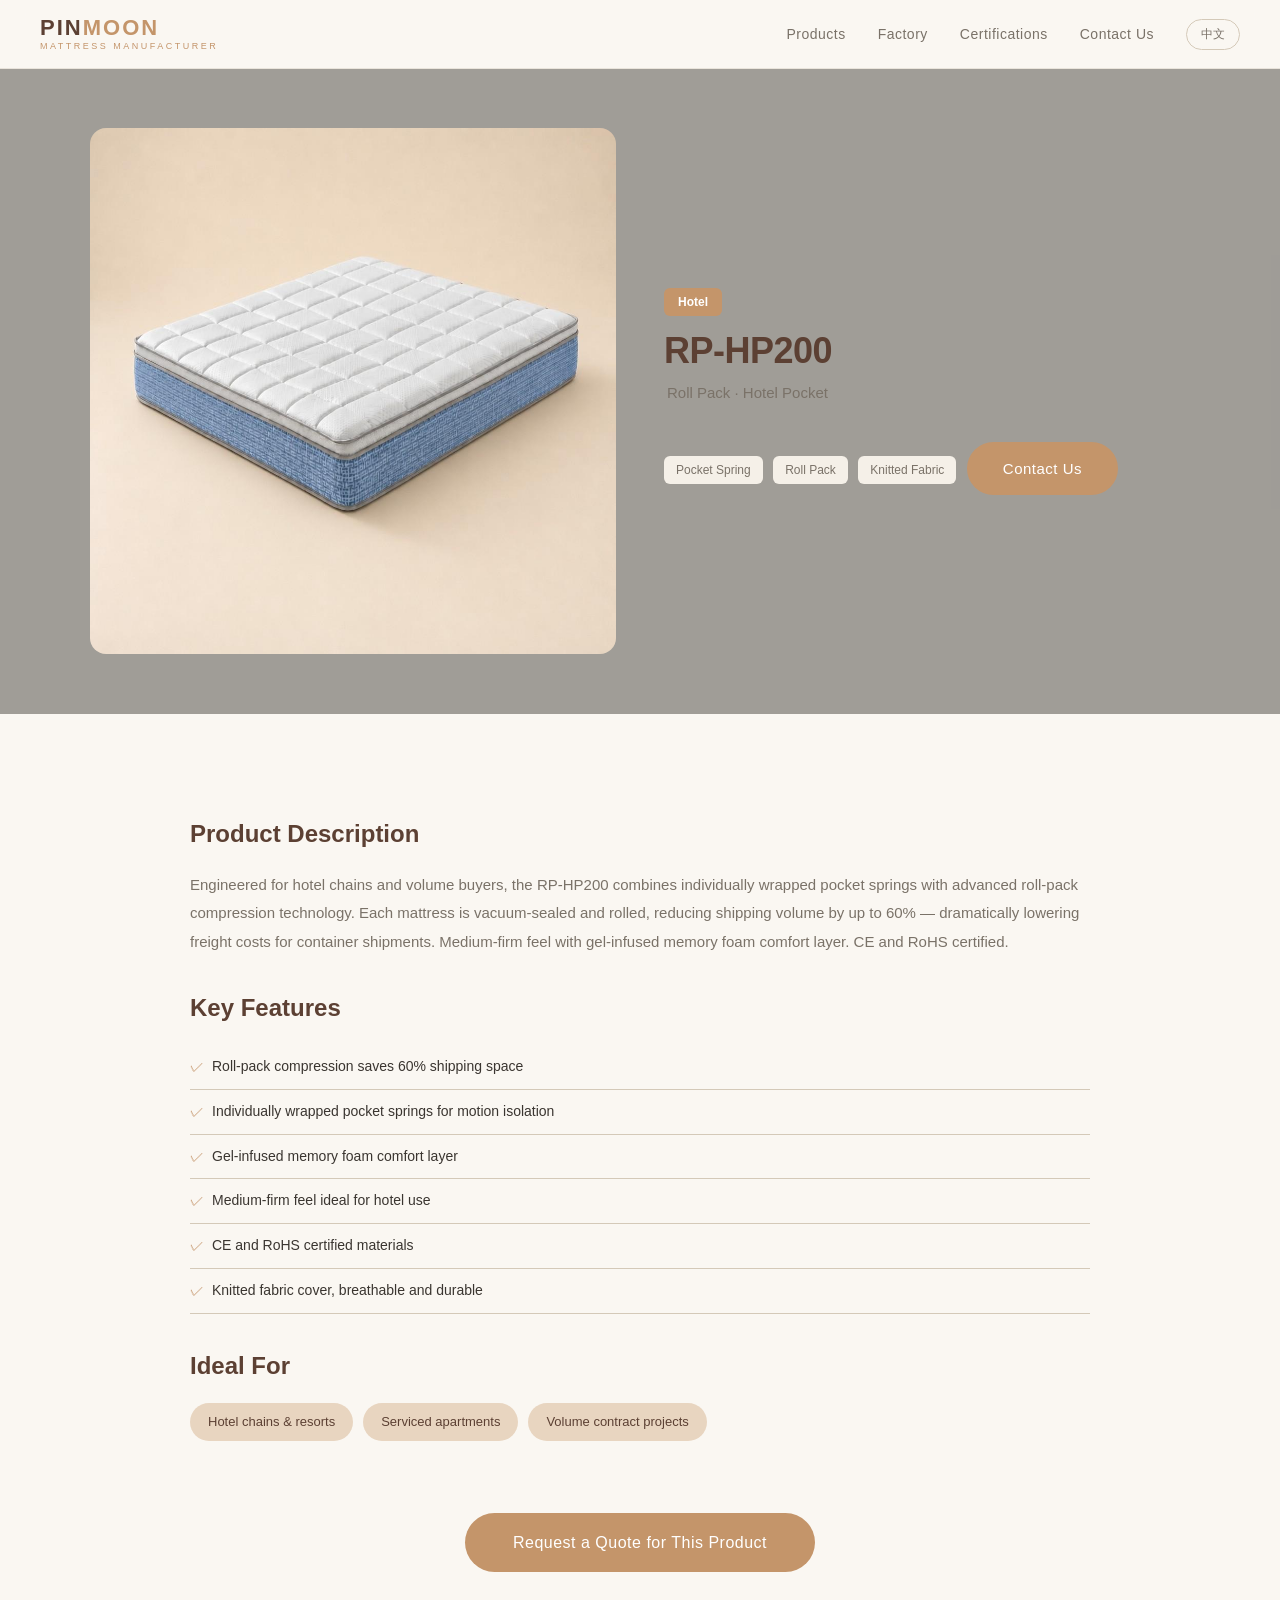
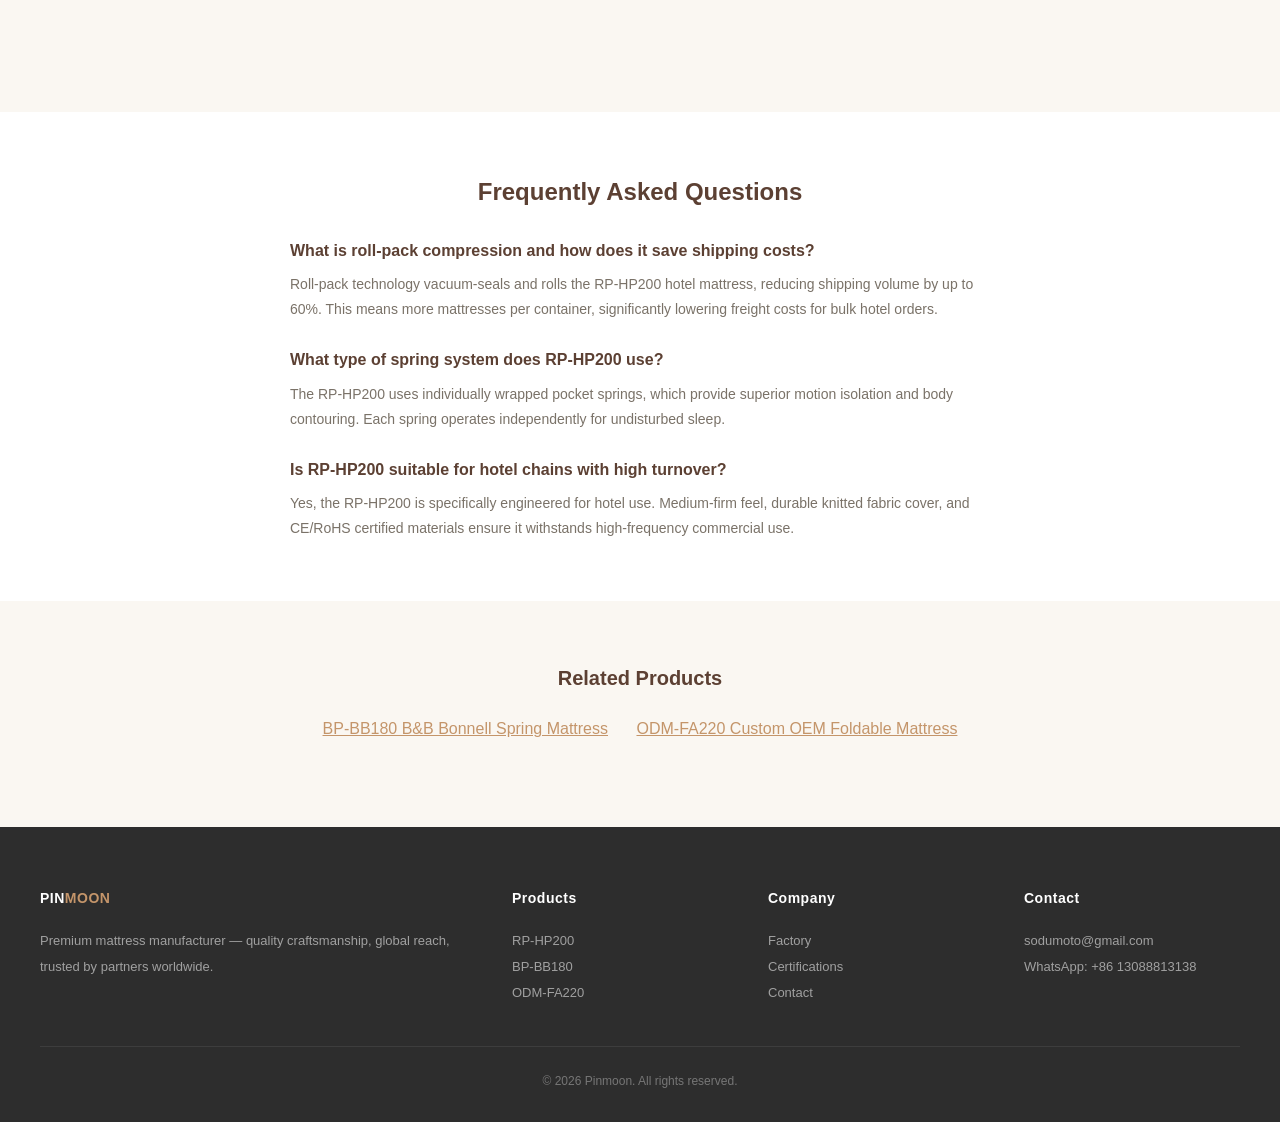
<file: product-rp-hp200.html>
<!DOCTYPE html>
<html lang="zh-CN">
<head>
    <meta charset="UTF-8">
    <meta name="viewport" content="width=device-width, initial-scale=1.0">
    <title>RP-HP200 Hotel Pocket Spring Mattress | Roll Pack OEM Bulk | Pinmoon</title>
    <meta name="description" content="RP-HP200 hotel pocket spring mattress with roll-pack compression. OEM bulk for hotel chains. 60% shipping savings. Foshan mattress factory direct. CE RoHS certified.">
    <meta name="robots" content="index, follow">
    <link rel="canonical" href="https://www.pinmoonmattress.com/product-rp-hp200">
    <link rel="stylesheet" href="style.css">
<script type="application/ld+json">
{
  "@context":"https://schema.org",
  "@type":"FAQPage",
  "mainEntity":[
    {"@type":"Question","name":"What is roll-pack compression and how does it save shipping costs?","acceptedAnswer":{"@type":"Answer","text":"Roll-pack technology vacuum-seals and rolls the RP-HP200 hotel mattress, reducing shipping volume by up to 60%. This means more mattresses per container, significantly lowering freight costs for bulk hotel orders."}},
    {"@type":"Question","name":"What type of spring system does RP-HP200 use?","acceptedAnswer":{"@type":"Answer","text":"The RP-HP200 uses individually wrapped pocket springs, which provide superior motion isolation and body contouring. Each spring operates independently for undisturbed sleep."}},
    {"@type":"Question","name":"Is RP-HP200 suitable for hotel chains with high turnover?","acceptedAnswer":{"@type":"Answer","text":"Yes, the RP-HP200 is specifically engineered for hotel use. Medium-firm feel, durable knitted fabric cover, and CE/RoHS certified materials ensure it withstands high-frequency commercial use."}}
  ]
}
</script>
<script type="application/ld+json">{"@context":"https://schema.org","@type":"BreadcrumbList","itemListElement":[{"@type":"ListItem","position":1,"name":"Home","item":"https://www.pinmoonmattress.com/"},{"@type":"ListItem","position":2,"name":"Products","item":"https://www.pinmoonmattress.com/products"},{"@type":"ListItem","position":3,"name":"RP-HP200 Hotel Pocket Spring Mattress","item":"https://www.pinmoonmattress.com/product-rp-hp200"}]}</script>
</head>
<body class="en">

<nav>
    <div class="nav-inner">
        <a href="index.html" class="logo"><span class="logo-text">PIN<span>MOON</span></span><span class="logo-tagline en">Mattress Manufacturer</span><span class="logo-tagline zh">床垫生产厂家</span></a>
        <ul class="nav-links" id="navLinks">
            <li><a href="products.html"><span class="en">Products</span><span class="zh">产品</span></a></li>
            <li><a href="factory.html"><span class="en">Factory</span><span class="zh">工厂</span></a></li>
            <li><a href="factory.html"><span class="en">Certifications</span><span class="zh">资质</span></a></li>
            <li><a href="contact.html"><span class="en">Contact Us</span><span class="zh">联系我们</span></a></li>
            <li><button class="lang-switch" id="langToggle" onclick="toggleLang()">中文</button></li>
        </ul>
        <button class="mobile-toggle" onclick="toggleMenu()">&#9776;</button>
    </div>
</nav>


<section class="hero" style="min-height:auto;background:var(--cream);margin-top:68px;">
    <div class="hero-content" style="max-width:1100px;display:grid;grid-template-columns:1fr 1fr;gap:48px;align-items:center;">
        <div style="border-radius:16px;overflow:hidden;">
            <img src="hotel-pocket-spring-mattress-roll-pack.jpg" alt="RP-HP200 hotel pocket spring mattress OEM bulk manufacturer China" style="width:100%;display:block;">
        </div>
        <div style="text-align:left;">
            <span class="label" style="display:inline-block;background:var(--accent);color:#fff;padding:4px 14px;border-radius:6px;font-size:12px;font-weight:600;margin-bottom:12px;"><span class="en">Hotel</span><span class="zh">酒店</span></span>
            <h1 style="font-size:36px;color:var(--dark-brown);margin-bottom:6px;">RP-HP200</h1>
            <p style="font-size:15px;color:var(--text-light);margin-bottom:16px;">Roll Pack · Hotel Pocket</p>
            <span style="display:inline-block;background:var(--cream);color:var(--text-light);padding:4px 12px;border-radius:6px;font-size:12px;margin:0 6px 8px 0;">Pocket Spring</span>
            <span style="display:inline-block;background:var(--cream);color:var(--text-light);padding:4px 12px;border-radius:6px;font-size:12px;margin:0 6px 8px 0;">Roll Pack</span>
            <span style="display:inline-block;background:var(--cream);color:var(--text-light);padding:4px 12px;border-radius:6px;font-size:12px;margin:0 6px 8px 0;">Knitted Fabric</span>
            <a href="contact.html" class="btn btn-primary" style="margin-top:20px;"><span class="en">Contact Us</span><span class="zh">联系我们</span></a>
        </div>
    </div>
</section>

<section>
    <div class="section-inner" style="max-width:900px;">
        <h2 style="font-size:24px;color:var(--dark-brown);margin-bottom:16px;"><span class="en">Product Description</span><span class="zh">产品描述</span></h2>
        <p class="en" style="font-size:15px;color:var(--text-light);line-height:1.9;margin-bottom:32px;">Engineered for hotel chains and volume buyers, the RP-HP200 combines individually wrapped pocket springs with advanced roll-pack compression technology. Each mattress is vacuum-sealed and rolled, reducing shipping volume by up to 60% — dramatically lowering freight costs for container shipments. Medium-firm feel with gel-infused memory foam comfort layer. CE and RoHS certified.</p>
        <p class="zh" style="font-size:15px;color:var(--text-light);line-height:1.9;margin-bottom:32px;">专为酒店集团和大宗采购商设计，RP-HP200 采用独立袋装弹簧搭配先进卷包压缩技术。每张床垫真空密封后卷包，运输体积节省60%，大幅降低集装箱运费。适中偏硬睡感，凝胶记忆棉舒适层。CE 和 RoHS 认证。</p>

        <h2 style="font-size:24px;color:var(--dark-brown);margin-bottom:16px;"><span class="en">Key Features</span><span class="zh">核心特性</span></h2>
        <ul style="list-style:none;margin-bottom:32px;">
            <li style="padding:10px 0;border-bottom:1px solid var(--sand);font-size:14px;color:var(--text);"><span style="color:var(--accent);margin-right:8px;">&#10003;</span><span class="en">Roll-pack compression saves 60% shipping space</span><span class="zh">卷包压缩技术，节省60%运输空间</span></li>
            <li style="padding:10px 0;border-bottom:1px solid var(--sand);font-size:14px;color:var(--text);"><span style="color:var(--accent);margin-right:8px;">&#10003;</span><span class="en">Individually wrapped pocket springs for motion isolation</span><span class="zh">独立袋装弹簧，抗干扰性能优秀</span></li>
            <li style="padding:10px 0;border-bottom:1px solid var(--sand);font-size:14px;color:var(--text);"><span style="color:var(--accent);margin-right:8px;">&#10003;</span><span class="en">Gel-infused memory foam comfort layer</span><span class="zh">凝胶记忆棉舒适层</span></li>
            <li style="padding:10px 0;border-bottom:1px solid var(--sand);font-size:14px;color:var(--text);"><span style="color:var(--accent);margin-right:8px;">&#10003;</span><span class="en">Medium-firm feel ideal for hotel use</span><span class="zh">适中偏硬睡感，适合酒店使用</span></li>
            <li style="padding:10px 0;border-bottom:1px solid var(--sand);font-size:14px;color:var(--text);"><span style="color:var(--accent);margin-right:8px;">&#10003;</span><span class="en">CE and RoHS certified materials</span><span class="zh">CE 和 RoHS 认证材料</span></li>
            <li style="padding:10px 0;border-bottom:1px solid var(--sand);font-size:14px;color:var(--text);"><span style="color:var(--accent);margin-right:8px;">&#10003;</span><span class="en">Knitted fabric cover, breathable and durable</span><span class="zh">针织面料外罩，透气耐用</span></li>
        </ul>

        <h2 style="font-size:24px;color:var(--dark-brown);margin-bottom:16px;"><span class="en">Ideal For</span><span class="zh">适用场景</span></h2>
        <div style="display:flex;flex-wrap:wrap;gap:10px;margin-bottom:32px;">
            <span style="background:var(--accent-light);color:var(--dark-brown);padding:8px 18px;border-radius:20px;font-size:13px;"><span class="en">Hotel chains & resorts</span><span class="zh">酒店连锁及度假村</span></span>
            <span style="background:var(--accent-light);color:var(--dark-brown);padding:8px 18px;border-radius:20px;font-size:13px;"><span class="en">Serviced apartments</span><span class="zh">酒店式公寓</span></span>
            <span style="background:var(--accent-light);color:var(--dark-brown);padding:8px 18px;border-radius:20px;font-size:13px;"><span class="en">Volume contract projects</span><span class="zh">大宗合同项目</span></span>
        </div>

        <div style="text-align:center;padding:40px 0;">
            <a href="contact.html" class="btn btn-primary" style="font-size:16px;padding:16px 48px;"><span class="en">Request a Quote for This Product</span><span class="zh">获取该产品报价</span></a>
        </div>
    </div>
</section>

<section style="background:#fff;padding:60px 40px;">
    <div class="section-inner" style="max-width:900px;">
        <h2 style="font-size:24px;color:var(--dark-brown);margin-bottom:24px;text-align:center;"><span class="en">Frequently Asked Questions</span><span class="zh">常见问题</span></h2>
        <div style="max-width:700px;margin:0 auto;">
            <h3 style="font-size:16px;color:var(--dark-brown);margin:24px 0 8px;"><span class="en">What is roll-pack compression and how does it save shipping costs?</span><span class="zh">什么是卷包压缩？如何节省运费？</span></h3>
            <p style="font-size:14px;color:var(--text-light);line-height:1.8;"><span class="en">Roll-pack technology vacuum-seals and rolls the RP-HP200 hotel mattress, reducing shipping volume by up to 60%. This means more mattresses per container, significantly lowering freight costs for bulk hotel orders.</span><span class="zh">卷包技术将RP-HP200酒店床垫真空密封后卷起，运输体积减少高达60%，意味着每个集装箱可装更多床垫，大幅降低酒店批量订单的运费。</span></p>
            <h3 style="font-size:16px;color:var(--dark-brown);margin:24px 0 8px;"><span class="en">What type of spring system does RP-HP200 use?</span><span class="zh">RP-HP200使用什么弹簧系统？</span></h3>
            <p style="font-size:14px;color:var(--text-light);line-height:1.8;"><span class="en">The RP-HP200 uses individually wrapped pocket springs, which provide superior motion isolation and body contouring. Each spring operates independently for undisturbed sleep.</span><span class="zh">RP-HP200采用独立袋装弹簧，提供卓越的抗干扰性能和身体贴合度，每个弹簧独立运作，互不影响。</span></p>
            <h3 style="font-size:16px;color:var(--dark-brown);margin:24px 0 8px;"><span class="en">Is RP-HP200 suitable for hotel chains with high turnover?</span><span class="zh">RP-HP200适合高周转率的酒店连锁吗？</span></h3>
            <p style="font-size:14px;color:var(--text-light);line-height:1.8;"><span class="en">Yes, the RP-HP200 is specifically engineered for hotel use. Medium-firm feel, durable knitted fabric cover, and CE/RoHS certified materials ensure it withstands high-frequency commercial use.</span><span class="zh">是的，RP-HP200专为酒店使用设计。适中偏硬睡感、耐用针织面料、CE/RoHS认证材料确保经得起高频率商业使用。</span></p>
        </div>
    </div>
</section>

<section style="padding:60px 40px;text-align:center;">
    <div class="section-inner" style="max-width:700px;">
        <h2 style="font-size:20px;color:var(--dark-brown);margin-bottom:20px;"><span class="en">Related Products</span><span class="zh">相关产品</span></h2>
        <p style="margin-bottom:24px;">
            <a href="product-bp-bb180.html" style="color:var(--accent);margin:0 12px;"><span class="en">BP-BB180 B&B Bonnell Spring Mattress</span><span class="zh">BP-BB180 民宿整网弹簧床垫</span></a>
            <a href="product-odm-fa220.html" style="color:var(--accent);margin:0 12px;"><span class="en">ODM-FA220 Custom OEM Foldable Mattress</span><span class="zh">ODM-FA220 定制可折叠床垫</span></a>
        </p>
    </div>
</section>

<footer>
    <div class="footer-inner">
        <div class="footer-col">
            <h4>PIN<span style="color:var(--accent);">MOON</span></h4>
            <p>
                <span class="en">Premium mattress manufacturer — quality craftsmanship, global reach, trusted by partners worldwide.</span>
                <span class="zh">高端床垫制造商——匠心品质，全球交付，值得信赖的合作伙伴。</span>
            </p>
        </div>
        <div class="footer-col">
            <h4>
                <span class="en">Products</span>
                <span class="zh">产品</span>
            </h4>
            <a href="products.html">RP-HP200</a>
            <a href="products.html">BP-BB180</a>
            <a href="products.html">ODM-FA220</a>
        </div>
        <div class="footer-col">
            <h4>
                <span class="en">Company</span>
                <span class="zh">公司</span>
            </h4>
            <a href="factory.html"><span class="en">Factory</span><span class="zh">工厂</span></a>
            <a href="#certifications"><span class="en">Certifications</span><span class="zh">资质</span></a>
            <a href="contact.html"><span class="en">Contact</span><span class="zh">联系</span></a>
        </div>
        <div class="footer-col">
            <h4>
                <span class="en">Contact</span>
                <span class="zh">联系</span>
            </h4>
            <a href="mailto:sodumoto@gmail.com">sodumoto@gmail.com</a>
            <a href="https://wa.me/8613088813138">WhatsApp: +86 13088813138</a>
        </div>
    </div>
    <div class="footer-bottom">
        &copy; 2026 Pinmoon. <span class="en">All rights reserved.</span><span class="zh">保留所有权利。</span>
    </div>
</footer>

<script>
(function(){
var lang=localStorage.getItem('pinmoon_lang')||'en';
document.body.className=lang;
var btn=document.getElementById('langToggle');
if(btn)btn.textContent=lang==='en'?'中文':'English';
window.toggleLang=function(){lang=lang==='en'?'zh':'en';localStorage.setItem('pinmoon_lang',lang);document.body.className=lang;var b=document.getElementById('langToggle');if(b)b.textContent=lang==='en'?'中文':'English';};
window.toggleMenu=function(){var m=document.getElementById('navLinks');if(m)m.classList.toggle('open');};
var links=document.querySelectorAll('.nav-links a');
for(var i=0;i<links.length;i++)links[i].addEventListener('click',function(){var m=document.getElementById('navLinks');if(m)m.classList.remove('open');});
})();
</script>
</body>
</html>
</file>
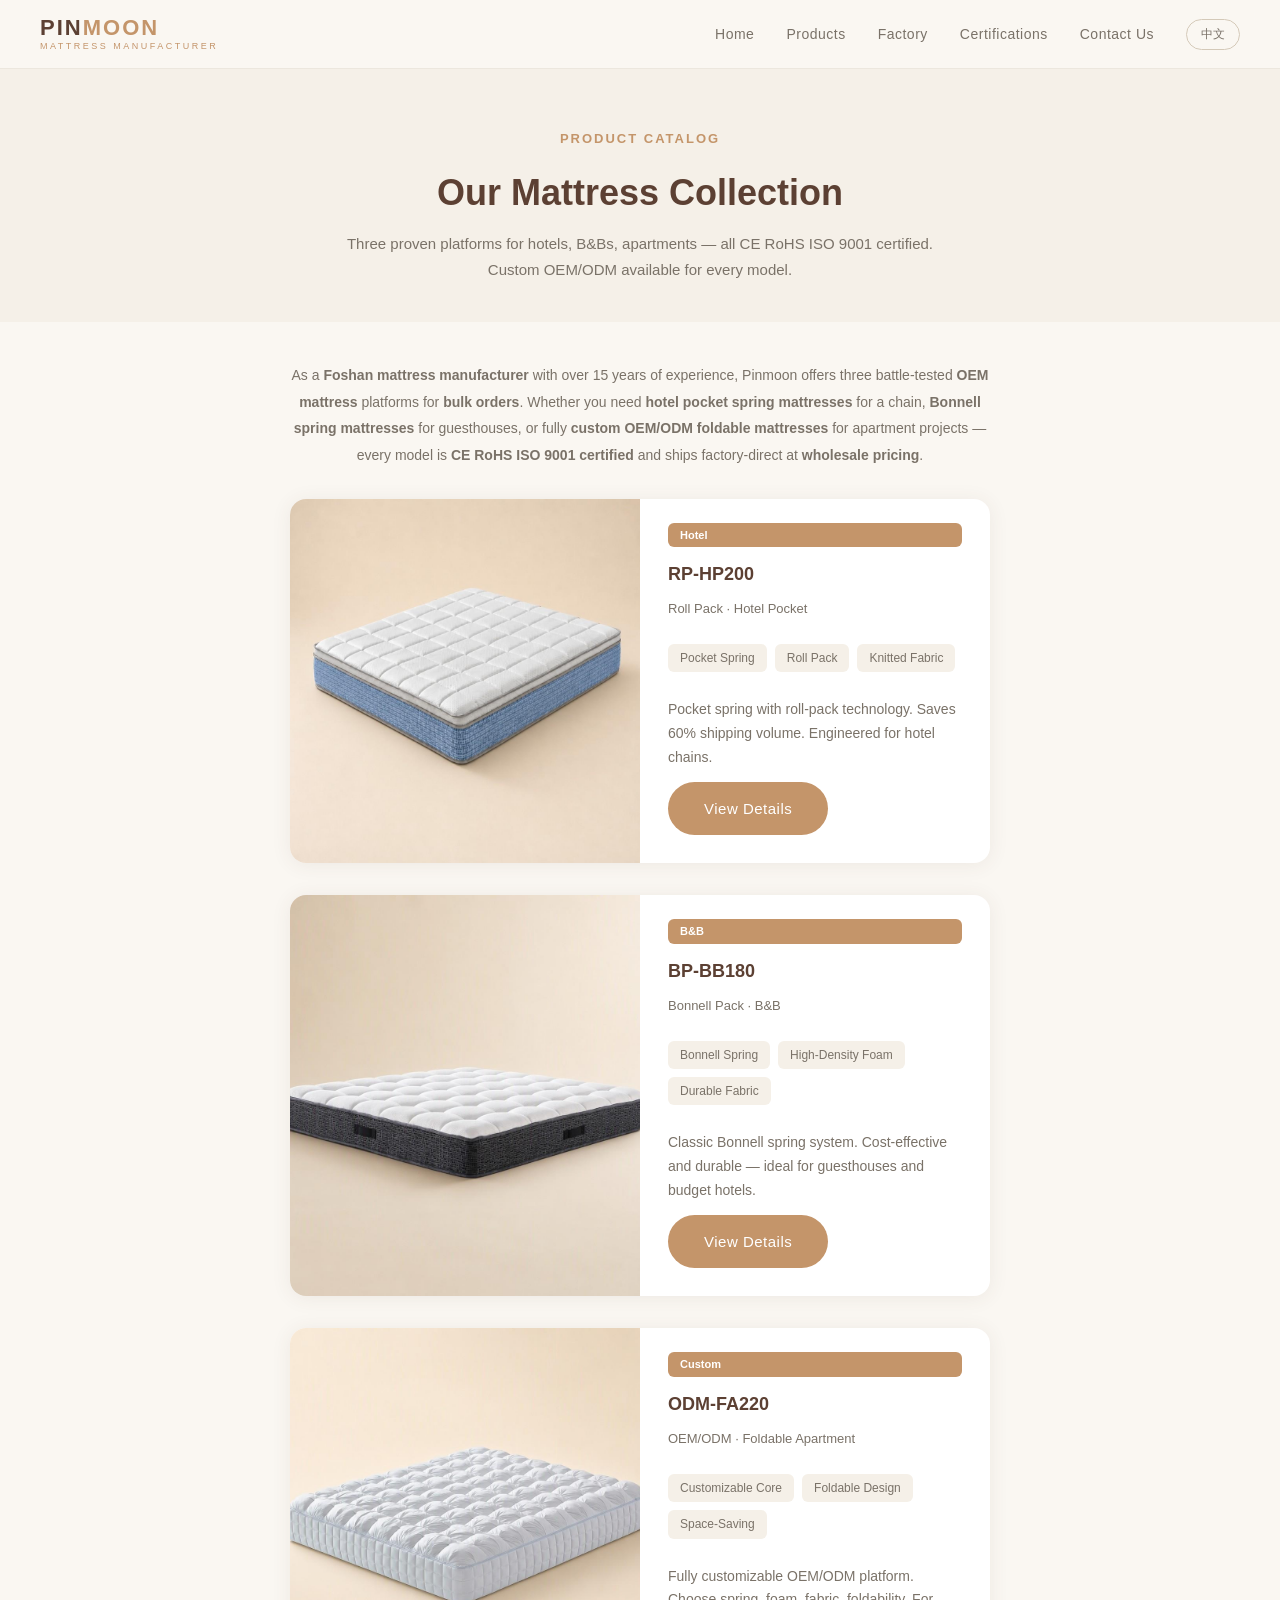
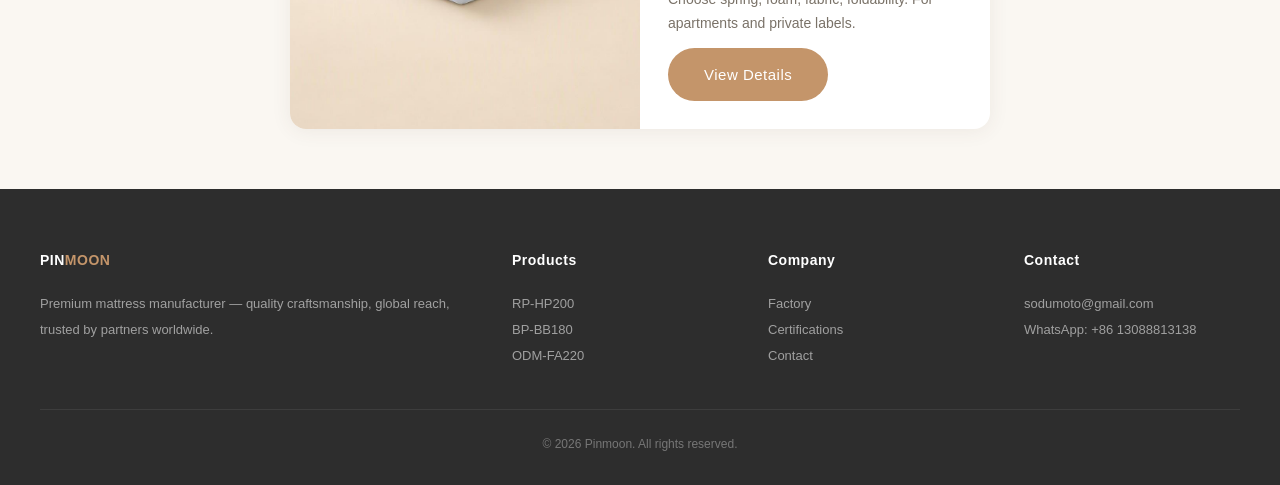
<file: products.html>
<!DOCTYPE html>
<html lang="zh-CN">
<head>
    <meta charset="UTF-8">
    <meta name="viewport" content="width=device-width, initial-scale=1.0">
    <title>Hotel B&B Mattress Products | OEM Bulk Mattress Catalog | Pinmoon</title>
    <meta name="description" content="Browse Pinmoon OEM mattress catalog: RP-HP200 hotel pocket spring mattress, BP-BB180 B&B Bonnell spring mattress, ODM-FA220 custom foldable mattress. Wholesale bulk orders from Foshan factory. CE RoHS ISO 9001.">
    <meta name="robots" content="index, follow">
    <link rel="canonical" href="https://www.pinmoonmattress.com/products">
    <link rel="stylesheet" href="style.css">
<script type="application/ld+json">{"@context":"https://schema.org","@type":"BreadcrumbList","itemListElement":[{"@type":"ListItem","position":1,"name":"Home","item":"https://www.pinmoonmattress.com/"},{"@type":"ListItem","position":2,"name":"Products","item":"https://www.pinmoonmattress.com/products"}]}</script>
</head>
<body class="en">

<nav>
    <div class="nav-inner">
        <a href="index.html" class="logo"><span class="logo-text">PIN<span>MOON</span></span><span class="logo-tagline en">Mattress Manufacturer</span><span class="logo-tagline zh">床垫生产厂家</span></a>
        <ul class="nav-links" id="navLinks">
            <li><a href="index.html"><span class="en">Home</span><span class="zh">首页</span></a></li>
            <li><a href="products.html"><span class="en">Products</span><span class="zh">产品</span></a></li>
            <li><a href="factory.html"><span class="en">Factory</span><span class="zh">工厂</span></a></li>
            <li><a href="certifications.html"><span class="en">Certifications</span><span class="zh">资质</span></a></li>
            <li><a href="contact.html"><span class="en">Contact Us</span><span class="zh">联系我们</span></a></li>
            <li><button class="lang-switch" id="langToggle" onclick="toggleLang()">中文</button></li>
        </ul>
        <button class="mobile-toggle" onclick="toggleMenu()">&#9776;</button>
    </div>
</nav>

<header class="page-header" style="margin-top:68px;padding:60px 40px 40px;text-align:center;background:var(--cream);">
    <div class="section-tag"><span class="en">Product Catalog</span><span class="zh">产品目录</span></div>
    <h1 style="font-size:36px;color:var(--dark-brown);margin:12px 0 8px;"><span class="en">Our Mattress Collection</span><span class="zh">床垫产品系列</span></h1>
    <p style="color:var(--text-light);max-width:600px;margin:0 auto;font-size:15px;"><span class="en">Three proven platforms for hotels, B&Bs, apartments — all CE RoHS ISO 9001 certified. Custom OEM/ODM available for every model.</span><span class="zh">三款成熟平台覆盖酒店、民宿、公寓场景——全部通过 CE RoHS ISO 9001 认证，每款均支持 OEM/ODM 定制。</span></p>
</header>

<section style="padding:40px 40px 10px;">
    <div class="section-inner" style="max-width:700px;text-align:center;">
        <p style="font-size:14px;color:var(--text-light);line-height:1.9;">
            <span class="en">As a <strong>Foshan mattress manufacturer</strong> with over 15 years of experience, Pinmoon offers three battle-tested <strong>OEM mattress</strong> platforms for <strong>bulk orders</strong>. Whether you need <strong>hotel pocket spring mattresses</strong> for a chain, <strong>Bonnell spring mattresses</strong> for guesthouses, or fully <strong>custom OEM/ODM foldable mattresses</strong> for apartment projects — every model is <strong>CE RoHS ISO 9001 certified</strong> and ships factory-direct at <strong>wholesale pricing</strong>.</span>
            <span class="zh">作为拥有15年经验的<strong>佛山床垫生产厂家</strong>，Pinmoon 提供三款成熟<strong>OEM床垫</strong>平台，支持<strong>批量定制</strong>。无论您需要<strong>酒店口袋弹簧床垫</strong>、<strong>民宿整网弹簧床垫</strong>，还是全<strong>定制可折叠床垫</strong>——每款均通过<strong>CE RoHS ISO 9001认证</strong>，工厂直供<strong>批发价格</strong>。</span>
        </p>
    </div>
</section>
<section style="padding:20px 40px 60px;">
    <div class="section-inner" style="max-width:1000px;margin:0 auto;">
        <div class="products-grid" style="grid-template-columns:1fr;max-width:700px;margin:0 auto;">

            <div class="product-card" style="display:grid;grid-template-columns:1fr 1fr;">
                <div class="product-img" style="background:transparent;height:100%;min-height:300px;">
                    <img src="hotel-pocket-spring-mattress-roll-pack.jpg" alt="RP-HP200 hotel pocket spring mattress OEM bulk manufacturer China" style="width:100%;height:100%;object-fit:cover;">
                </div>
                <div class="product-body" style="display:flex;flex-direction:column;justify-content:center;">
                    <span class="label" style="display:inline-block;background:var(--accent);color:#fff;padding:3px 12px;border-radius:6px;font-size:11px;font-weight:600;margin-bottom:12px;"><span class="en">Hotel</span><span class="zh">酒店</span></span>
                    <h3>RP-HP200</h3>
                    <div style="font-size:13px;color:var(--text-light);margin-bottom:10px;">Roll Pack · Hotel Pocket</div>
                    <div class="specs"><span>Pocket Spring</span><span>Roll Pack</span><span>Knitted Fabric</span></div>
                    <p style="font-size:14px;margin:12px 0;"><span class="en">Pocket spring with roll-pack technology. Saves 60% shipping volume. Engineered for hotel chains.</span><span class="zh">口袋弹簧+卷包技术，节省60%运输体积，专为酒店集团设计。</span></p>
                    <a href="product-rp-hp200.html" class="btn btn-primary" style="align-self:flex-start;"><span class="en">View Details</span><span class="zh">查看详情</span></a>
                </div>
            </div>

            <div class="product-card" style="display:grid;grid-template-columns:1fr 1fr;">
                <div class="product-img" style="background:transparent;height:100%;min-height:300px;">
                    <img src="bonnell-spring-mattress-bb-wholesale.jpg" alt="BP-BB180 bonnell spring B&B dormitory mattress wholesale Foshan factory" style="width:100%;height:100%;object-fit:cover;">
                </div>
                <div class="product-body" style="display:flex;flex-direction:column;justify-content:center;">
                    <span class="label" style="display:inline-block;background:var(--accent);color:#fff;padding:3px 12px;border-radius:6px;font-size:11px;font-weight:600;margin-bottom:12px;"><span class="en">B&B</span><span class="zh">民宿</span></span>
                    <h3>BP-BB180</h3>
                    <div style="font-size:13px;color:var(--text-light);margin-bottom:10px;">Bonnell Pack · B&amp;B</div>
                    <div class="specs"><span>Bonnell Spring</span><span>High-Density Foam</span><span>Durable Fabric</span></div>
                    <p style="font-size:14px;margin:12px 0;"><span class="en">Classic Bonnell spring system. Cost-effective and durable — ideal for guesthouses and budget hotels.</span><span class="zh">经典整网弹簧系统，性价比高、耐用——民宿、旅馆、经济酒店首选。</span></p>
                    <a href="product-bp-bb180.html" class="btn btn-primary" style="align-self:flex-start;"><span class="en">View Details</span><span class="zh">查看详情</span></a>
                </div>
            </div>

            <div class="product-card" style="display:grid;grid-template-columns:1fr 1fr;">
                <div class="product-img" style="background:transparent;height:100%;min-height:300px;">
                    <img src="odm-custom-foldable-mattress-oem.jpg" alt="ODM-FA220 custom OEM foldable apartment mattress private label manufacturer" style="width:100%;height:100%;object-fit:cover;">
                </div>
                <div class="product-body" style="display:flex;flex-direction:column;justify-content:center;">
                    <span class="label" style="display:inline-block;background:var(--accent);color:#fff;padding:3px 12px;border-radius:6px;font-size:11px;font-weight:600;margin-bottom:12px;"><span class="en">Custom</span><span class="zh">定制</span></span>
                    <h3>ODM-FA220</h3>
                    <div style="font-size:13px;color:var(--text-light);margin-bottom:10px;">OEM/ODM · Foldable Apartment</div>
                    <div class="specs"><span>Customizable Core</span><span>Foldable Design</span><span>Space-Saving</span></div>
                    <p style="font-size:14px;margin:12px 0;"><span class="en">Fully customizable OEM/ODM platform. Choose spring, foam, fabric, foldability. For apartments and private labels.</span><span class="zh">全定制 OEM/ODM 平台，自由选择弹簧、海绵、面料、折叠方式。适用于公寓和品牌定制。</span></p>
                    <a href="product-odm-fa220.html" class="btn btn-primary" style="align-self:flex-start;"><span class="en">View Details</span><span class="zh">查看详情</span></a>
                </div>
            </div>

        </div>
    </div>
</section>

<footer>
    <div class="footer-inner">
        <div class="footer-col">
            <h4>PIN<span style="color:var(--accent);">MOON</span></h4>
            <p>
                <span class="en">Premium mattress manufacturer — quality craftsmanship, global reach, trusted by partners worldwide.</span>
                <span class="zh">高端床垫制造商——匠心品质，全球交付，值得信赖的合作伙伴。</span>
            </p>
        </div>
        <div class="footer-col">
            <h4>
                <span class="en">Products</span>
                <span class="zh">产品</span>
            </h4>
            <a href="products.html">RP-HP200</a>
            <a href="products.html">BP-BB180</a>
            <a href="products.html">ODM-FA220</a>
        </div>
        <div class="footer-col">
            <h4>
                <span class="en">Company</span>
                <span class="zh">公司</span>
            </h4>
            <a href="factory.html"><span class="en">Factory</span><span class="zh">工厂</span></a>
            <a href="certifications.html"><span class="en">Certifications</span><span class="zh">资质</span></a>
            <a href="contact.html"><span class="en">Contact</span><span class="zh">联系</span></a>
        </div>
        <div class="footer-col">
            <h4>
                <span class="en">Contact</span>
                <span class="zh">联系</span>
            </h4>
            <a href="mailto:sodumoto@gmail.com">sodumoto@gmail.com</a>
            <a href="https://wa.me/8613088813138">WhatsApp: +86 13088813138</a>
        </div>
    </div>
    <div class="footer-bottom">
        &copy; 2026 Pinmoon. <span class="en">All rights reserved.</span><span class="zh">保留所有权利。</span>
    </div>
</footer>

<script>
(function(){
var lang=localStorage.getItem('pinmoon_lang')||'en';
document.body.className=lang;
var btn=document.getElementById('langToggle');
if(btn)btn.textContent=lang==='en'?'中文':'English';
window.toggleLang=function(){lang=lang==='en'?'zh':'en';localStorage.setItem('pinmoon_lang',lang);document.body.className=lang;var b=document.getElementById('langToggle');if(b)b.textContent=lang==='en'?'中文':'English';};
window.toggleMenu=function(){var m=document.getElementById('navLinks');if(m)m.classList.toggle('open');};
var links=document.querySelectorAll('.nav-links a');
for(var i=0;i<links.length;i++)links[i].addEventListener('click',function(){var m=document.getElementById('navLinks');if(m)m.classList.remove('open');});
})();
</script>
</body>
</html>
</file>
<file: style.css>
:root {
            --cream: #F5F0E8;
            --warm-white: #FAF7F2;
            --sand: #D4C9B8;
            --brown: #8B7355;
            --dark-brown: #5C4033;
            --charcoal: #2D2D2D;
            --accent: #C4956A;
            --accent-light: #E8D5C0;
            --green: #7A9A7E;
            --text: #3A3530;
            --text-light: #7A7268;
            --shadow: 0 2px 20px rgba(92,64,51,0.08);
        }

        * { margin: 0; padding: 0; box-sizing: border-box; }

        html { scroll-behavior: smooth; }

        body {
            font-family: -apple-system, BlinkMacSystemFont, 'Segoe UI', 'Noto Sans SC', 'PingFang SC', sans-serif;
            background: var(--warm-white);
            color: var(--text);
            line-height: 1.7;
            -webkit-font-smoothing: antialiased;
        }

        /* Language */
        body.en .zh { display: none; }
        body.zh .en { display: none; }
        body:not(.en):not(.zh) .zh { display: initial; }
        body:not(.en):not(.zh) .en { display: none; }

        /* Navigation */
        nav {
            position: fixed;
            top: 0;
            width: 100%;
            background: rgba(250,247,242,0.92);
            backdrop-filter: blur(12px);
            z-index: 1000;
            border-bottom: 1px solid rgba(139,115,85,0.12);
            padding: 0 40px;
        }
        .nav-inner {
            max-width: 1200px;
            margin: 0 auto;
            display: flex;
            align-items: center;
            justify-content: space-between;
            height: 68px;
        }
        .logo {
            text-decoration: none;
            line-height: 1.1;
        }
        .logo-text {
            font-size: 22px;
            font-weight: 600;
            color: var(--dark-brown);
            letter-spacing: 2px;
        }
        .logo-text span { color: var(--accent); }
        .logo-tagline {
            display: block;
            font-size: 9px;
            color: var(--accent);
            letter-spacing: 2.5px;
            text-transform: uppercase;
            margin-top: 1px;
        }
        .nav-links {
            display: flex;
            align-items: center;
            gap: 32px;
            list-style: none;
        }
        .nav-links a {
            text-decoration: none;
            color: var(--text-light);
            font-size: 14px;
            font-weight: 500;
            transition: color 0.2s;
            letter-spacing: 0.5px;
        }
        .nav-links a:hover { color: var(--accent); }
        .lang-switch {
            background: none;
            border: 1px solid var(--sand);
            color: var(--text-light);
            padding: 6px 14px;
            border-radius: 20px;
            cursor: pointer;
            font-size: 12px;
            transition: all 0.2s;
            font-family: inherit;
        }
        .lang-switch:hover {
            border-color: var(--accent);
            color: var(--accent);
        }
        .mobile-toggle {
            display: none;
            background: none;
            border: none;
            font-size: 24px;
            color: var(--dark-brown);
            cursor: pointer;
        }

        /* Hero */
        .hero {
            margin-top: 68px;
            min-height: 90vh;
            display: flex;
            align-items: center;
            justify-content: center;
            background: url('https://sc02.alicdn.com/kf/A835a7edf7c0d4e38baa8d02642623869u.png') center/cover no-repeat;
            position: relative;
            overflow: hidden;
            text-align: center;
            padding: 60px 40px;
        }
        .hero::before {
            content: '';
            position: absolute;
            inset: 0;
            background: rgba(0,0,0,0.35);
            z-index: 0;
        }
        .hero-content { position: relative; z-index: 1; max-width: 700px; }
        .hero-tag {
            display: inline-block;
            background: rgba(255,255,255,0.15);
            backdrop-filter: blur(4px);
            color: #fff;
            padding: 6px 20px;
            border-radius: 20px;
            font-size: 13px;
            font-weight: 500;
            margin-bottom: 28px;
            letter-spacing: 1px;
        }
        .hero h1 {
            font-size: 48px;
            font-weight: 600;
            color: #fff;
            margin-bottom: 20px;
            line-height: 1.25;
            letter-spacing: -0.5px;
        }
        .hero h1 .accent { color: var(--accent-light); }
        .hero p {
            font-size: 17px;
            color: rgba(255,255,255,0.85);
            max-width: 520px;
            margin: 0 auto 36px;
            line-height: 1.8;
        }
        .btn {
            display: inline-block;
            padding: 14px 36px;
            border-radius: 30px;
            font-size: 15px;
            font-weight: 500;
            text-decoration: none;
            transition: all 0.25s;
            cursor: pointer;
            border: none;
            letter-spacing: 0.5px;
            font-family: inherit;
        }
        .btn-primary {
            background: var(--accent);
            color: #fff;
        }
        .btn-primary:hover {
            background: var(--dark-brown);
            transform: translateY(-1px);
            box-shadow: 0 8px 24px rgba(92,64,51,0.2);
        }
        .btn-outline {
            border: 1.5px solid var(--accent-light);
            color: #fff;
            background: rgba(255,255,255,0.1);
            backdrop-filter: blur(4px);
            margin-left: 14px;
        }
        .btn-outline:hover {
            background: #fff;
            color: var(--dark-brown);
            border-color: #fff;
        }

        /* Sections */
        section {
            padding: 100px 40px;
        }
        .section-inner {
            max-width: 1200px;
            margin: 0 auto;
        }
        .section-header {
            text-align: center;
            margin-bottom: 64px;
        }
        .section-tag {
            font-size: 13px;
            text-transform: uppercase;
            letter-spacing: 2px;
            color: var(--accent);
            margin-bottom: 12px;
            font-weight: 600;
        }
        .section-header h2 {
            font-size: 36px;
            font-weight: 600;
            color: var(--dark-brown);
            margin-bottom: 16px;
        }
        .section-header p {
            color: var(--text-light);
            max-width: 500px;
            margin: 0 auto;
            font-size: 15px;
        }
        .section-divider {
            width: 48px;
            height: 3px;
            background: var(--accent);
            margin: 16px auto 0;
            border-radius: 2px;
        }

        /* Products */
        .products-grid {
            display: grid;
            grid-template-columns: repeat(auto-fit, minmax(340px, 1fr));
            gap: 32px;
        }
        .product-card {
            background: #fff;
            border-radius: 16px;
            overflow: hidden;
            box-shadow: var(--shadow);
            transition: transform 0.3s, box-shadow 0.3s;
        }
        .product-card:hover {
            transform: translateY(-4px);
            box-shadow: 0 12px 36px rgba(92,64,51,0.1);
        }
        .product-img {
            width: 100%;
            height: 280px;
            background: linear-gradient(135deg, var(--cream), var(--accent-light));
            display: flex;
            align-items: center;
            justify-content: center;
            position: relative;
            overflow: hidden;
        }
        .product-img .placeholder {
            color: var(--accent);
            font-size: 64px;
            opacity: 0.3;
        }
        .product-img .label {
            position: absolute;
            top: 16px;
            left: 16px;
            background: var(--accent);
            color: #fff;
            padding: 4px 12px;
            border-radius: 6px;
            font-size: 11px;
            font-weight: 600;
            letter-spacing: 0.5px;
        }
        .product-body { padding: 24px 28px 28px; }
        .product-body h3 {
            font-size: 18px;
            color: var(--dark-brown);
            margin-bottom: 8px;
            font-weight: 600;
        }
        .product-body .specs {
            display: flex;
            flex-wrap: wrap;
            gap: 8px;
            margin: 14px 0;
        }
        .product-body .specs span {
            background: var(--cream);
            color: var(--text-light);
            padding: 4px 12px;
            border-radius: 6px;
            font-size: 12px;
        }
        .product-body p {
            color: var(--text-light);
            font-size: 14px;
            line-height: 1.7;
        }

        /* Factory */
        .factory-layout {
            display: grid;
            grid-template-columns: 1fr 1fr;
            gap: 60px;
            align-items: center;
        }
        .factory-image {
            border-radius: 20px;
            overflow: hidden;
        }
        .factory-image .placeholder {
            color: var(--accent);
            font-size: 72px;
            opacity: 0.25;
        }
        .factory-content h2 {
            font-size: 32px;
            color: var(--dark-brown);
            margin-bottom: 24px;
            font-weight: 600;
        }
        .factory-content p {
            color: var(--text-light);
            margin-bottom: 20px;
            font-size: 15px;
            line-height: 1.9;
        }
        .factory-stats {
            display: grid;
            grid-template-columns: repeat(3, 1fr);
            gap: 24px;
            margin-top: 32px;
        }
        .factory-stat {
            text-align: center;
            padding: 20px 12px;
            background: #fff;
            border-radius: 12px;
            box-shadow: var(--shadow);
        }
        .factory-stat .number {
            font-size: 28px;
            font-weight: 700;
            color: var(--accent);
        }
        .factory-stat .label {
            font-size: 12px;
            color: var(--text-light);
            margin-top: 4px;
            text-transform: uppercase;
            letter-spacing: 1px;
        }

        /* Certifications */
        .certs-grid {
            display: grid;
            grid-template-columns: repeat(auto-fit, minmax(280px, 1fr));
            gap: 24px;
        }
        .cert-card {
            background: #fff;
            border-radius: 14px;
            overflow: hidden;
            box-shadow: var(--shadow);
            transition: transform 0.2s;
        }
        .cert-card:hover { transform: translateY(-2px); box-shadow: 0 8px 24px rgba(92,64,51,0.12); }
        .cert-card img {
            width: 100%;
            object-fit: contain;
            border-bottom: 1px solid var(--sand);
        }
        .cert-body {
            padding: 20px 20px 24px;
            text-align: center;
        }
        .cert-body h4 {
            font-size: 15px;
            color: var(--dark-brown);
            margin-bottom: 4px;
            font-weight: 600;
        }
        .cert-body .cert-model {
            font-size: 12px;
            color: var(--accent);
            margin-bottom: 8px;
        }
        .cert-body .cert-date {
            font-size: 11px;
            color: var(--text-light);
        }


        /* Inquiry */
        #inquiry { background: var(--cream); }
        .inquiry-layout {
            display: grid;
            grid-template-columns: 1fr 1.2fr;
            gap: 60px;
            align-items: start;
        }
        .inquiry-info h2 {
            font-size: 32px;
            color: var(--dark-brown);
            margin-bottom: 20px;
            font-weight: 600;
        }
        .inquiry-info p {
            color: var(--text-light);
            font-size: 15px;
            line-height: 1.8;
            margin-bottom: 32px;
        }
        .inquiry-detail {
            display: flex;
            align-items: flex-start;
            gap: 14px;
            margin-bottom: 20px;
        }
        .inquiry-detail .icon {
            width: 40px;
            height: 40px;
            background: var(--accent-light);
            border-radius: 10px;
            display: flex;
            align-items: center;
            justify-content: center;
            font-size: 18px;
            flex-shrink: 0;
        }
        .inquiry-detail .info {
            font-size: 14px;
            color: var(--text);
        }
        .inquiry-detail .info strong {
            display: block;
            color: var(--dark-brown);
            margin-bottom: 2px;
        }
        .inquiry-form {
            background: #fff;
            border-radius: 18px;
            padding: 40px;
            box-shadow: var(--shadow);
        }
        .inquiry-form h3 {
            font-size: 20px;
            color: var(--dark-brown);
            margin-bottom: 24px;
            font-weight: 600;
        }
        .form-group {
            margin-bottom: 18px;
        }
        .form-group label {
            display: block;
            font-size: 13px;
            color: var(--text-light);
            margin-bottom: 6px;
            font-weight: 500;
        }
        .form-group input,
        .form-group textarea,
        .form-group select {
            width: 100%;
            padding: 12px 16px;
            border: 1px solid var(--sand);
            border-radius: 8px;
            font-size: 14px;
            font-family: inherit;
            transition: border-color 0.2s;
            background: var(--warm-white);
            color: var(--text);
        }
        .form-group input:focus,
        .form-group textarea:focus,
        .form-group select:focus {
            outline: none;
            border-color: var(--accent);
        }
        .form-group textarea { min-height: 120px; resize: vertical; }
        .form-submit {
            width: 100%;
            padding: 14px;
            background: var(--accent);
            color: #fff;
            border: none;
            border-radius: 8px;
            font-size: 15px;
            font-weight: 500;
            cursor: pointer;
            transition: all 0.2s;
            letter-spacing: 0.5px;
            font-family: inherit;
        }
        .form-submit:hover { background: var(--dark-brown); }

        /* Footer */
        footer {
            background: var(--charcoal);
            color: rgba(255,255,255,0.65);
            padding: 60px 40px 30px;
        }
        .footer-inner {
            max-width: 1200px;
            margin: 0 auto;
            display: grid;
            grid-template-columns: 2fr 1fr 1fr 1fr;
            gap: 40px;
        }
        .footer-col h4 {
            color: #fff;
            font-size: 14px;
            margin-bottom: 18px;
            font-weight: 600;
            letter-spacing: 0.5px;
        }
        .footer-col p, .footer-col a {
            font-size: 13px;
            line-height: 2;
            color: rgba(255,255,255,0.55);
            text-decoration: none;
            display: block;
        }
        .footer-col a:hover { color: var(--accent); }
        .footer-bottom {
            max-width: 1200px;
            margin: 40px auto 0;
            padding-top: 24px;
            border-top: 1px solid rgba(255,255,255,0.08);
            font-size: 12px;
            text-align: center;
            color: rgba(255,255,255,0.35);
        }

        /* Responsive */
        @media (max-width: 768px) {
            /* --- Navigation --- */
            nav { padding: 0 16px; }
            .nav-inner { height: 56px; }
            .logo-text { font-size: 18px; }
            .logo-tagline { font-size: 9px; }
            .nav-links { display: none; }
            .nav-links.open {
                display: flex;
                flex-direction: column;
                position: absolute;
                top: 56px;
                left: 0;
                width: 100%;
                background: rgba(250,247,242,0.98);
                padding: 20px 20px 28px;
                gap: 16px;
                border-bottom: 1px solid var(--sand);
            }
            .nav-links.open a { font-size: 15px; padding: 6px 0; }
            .nav-links.open .lang-switch { align-self: flex-start; margin-top: 4px; }
            .mobile-toggle { display: block; font-size: 22px; }

            /* --- Hero --- */
            .hero {
                margin-top: 56px;
                min-height: 80vh;
                padding: 48px 20px 60px;
            }
            .hero h1 { font-size: 26px; line-height: 1.3; }
            .hero p { font-size: 14px; max-width: 100%; margin-bottom: 28px; }
            .hero-tag { font-size: 11px; padding: 5px 16px; margin-bottom: 20px; }
            .hero .btn { display: block; width: 100%; text-align: center; box-sizing: border-box; }
            .hero .btn + .btn { margin-top: 10px; }
            .btn { padding: 13px 28px; font-size: 14px; }
            .btn-outline { margin-left: 0; }

            /* --- Sections --- */
            section { padding: 48px 16px; }
            .section-header { margin-bottom: 36px; }
            .section-header h2 { font-size: 22px; }
            .section-header p { font-size: 13px; max-width: 100%; }
            .section-tag { font-size: 11px; letter-spacing: 1.5px; }

            /* --- Products --- */
            .products-grid {
                grid-template-columns: 1fr;
                gap: 20px;
            }
            .product-img { height: 220px; }
            .product-body { padding: 18px 20px 22px; }
            .product-body h3 { font-size: 16px; }
            .product-body .specs span { font-size: 11px; padding: 3px 10px; }
            .product-body p { font-size: 13px; }
            .product-card .subtitle { font-size: 12px !important; }

            /* --- Factory --- */
            .factory-layout { grid-template-columns: 1fr; gap: 24px; }
            .factory-image { height: auto; }
            .factory-image img { height: 220px; object-fit: cover; object-position: bottom; }
            .factory-content h2 { font-size: 22px; margin-bottom: 16px; }
            .factory-content p { font-size: 13px; line-height: 1.8; margin-bottom: 14px; }
            .factory-stats { grid-template-columns: repeat(3, 1fr); gap: 8px; margin-top: 20px; }
            .factory-stat { padding: 14px 8px; }
            .factory-stat .number { font-size: 22px; }
            .factory-stat .label { font-size: 10px; }

            /* --- Certifications --- */
            .certs-grid {
                grid-template-columns: 1fr;
                gap: 16px;
            }
            .cert-body { padding: 14px 16px 18px; }
            .cert-body h4 { font-size: 14px; }

            /* --- Inquiry --- */
            .inquiry-layout { grid-template-columns: 1fr; gap: 24px; }
            .inquiry-info h2 { font-size: 22px; margin-bottom: 14px; }
            .inquiry-info p { font-size: 13px; margin-bottom: 20px; }
            .inquiry-detail { gap: 10px; margin-bottom: 14px; }
            .inquiry-detail .icon { width: 34px; height: 34px; font-size: 15px; }
            .inquiry-detail .info { font-size: 12px; }
            .inquiry-form { padding: 24px 18px; border-radius: 14px; }
            .inquiry-form h3 { font-size: 17px; margin-bottom: 18px; }
            .form-group { margin-bottom: 14px; }
            .form-group label { font-size: 12px; }
            .form-group input,
            .form-group textarea,
            .form-group select { padding: 10px 14px; font-size: 13px; }
            .form-submit { font-size: 14px; padding: 13px; }

            /* --- Footer --- */
            footer { padding: 40px 16px 24px; }
            .footer-inner { grid-template-columns: 1fr 1fr; gap: 24px 16px; }
            .footer-col h4 { font-size: 12px; margin-bottom: 12px; }
            .footer-col p, .footer-col a { font-size: 11px; }
            .footer-bottom { font-size: 11px; margin-top: 28px; padding-top: 18px; }
        }
        @media (max-width: 480px) {
            .hero h1 { font-size: 22px; }
            .hero p { font-size: 13px; }
            .products-grid { gap: 16px; }
            .product-img { height: 200px; }
            .factory-image img { height: 180px; }
            .footer-inner { grid-template-columns: 1fr; gap: 20px; }
            .certs-grid { gap: 14px; }
        }
    
.nav-links a.active{color:var(--accent);font-weight:600;}

.page-header h1{font-size:36px;color:var(--dark-brown);margin:12px 0 8px;}
.page-header p{font-size:15px;color:var(--text-light);max-width:600px;margin:0 auto;}
@media(max-width:768px){.page-header h1{font-size:24px;}.page-header p{font-size:13px;}}
</file>
